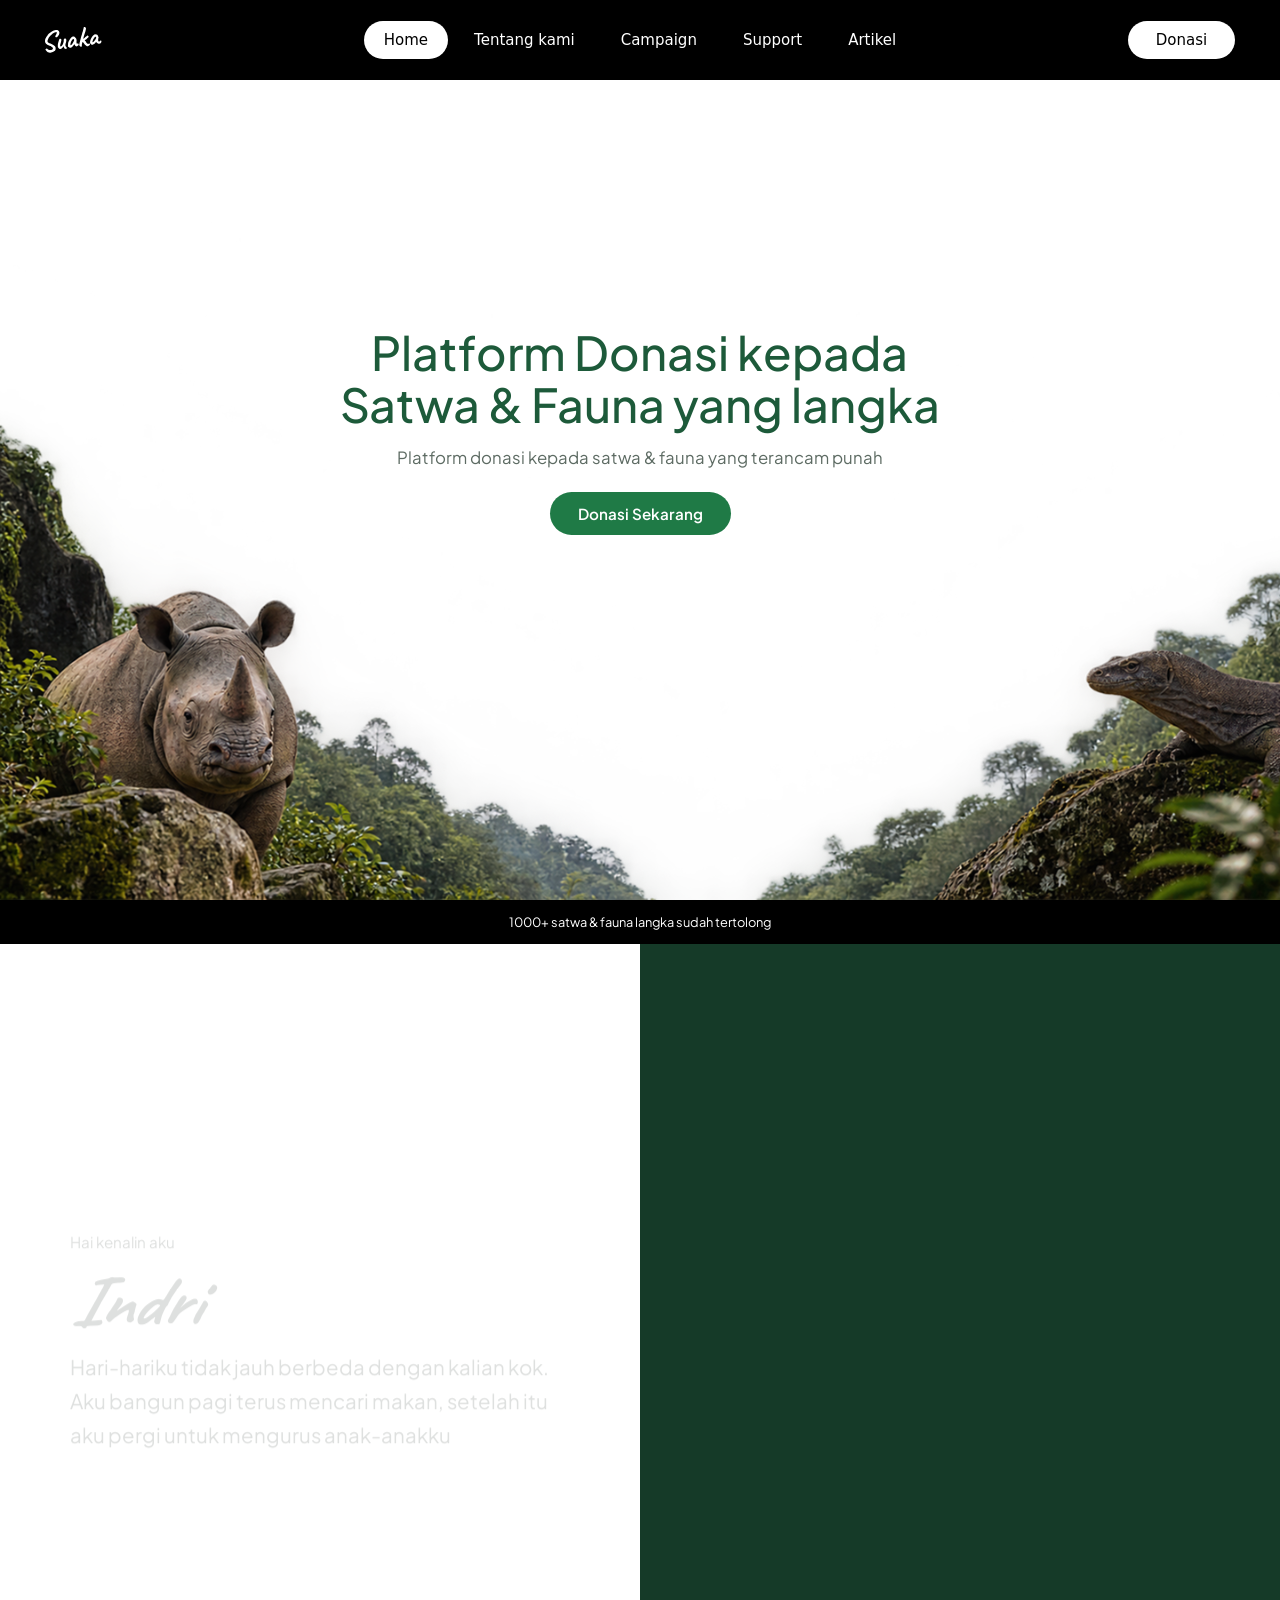
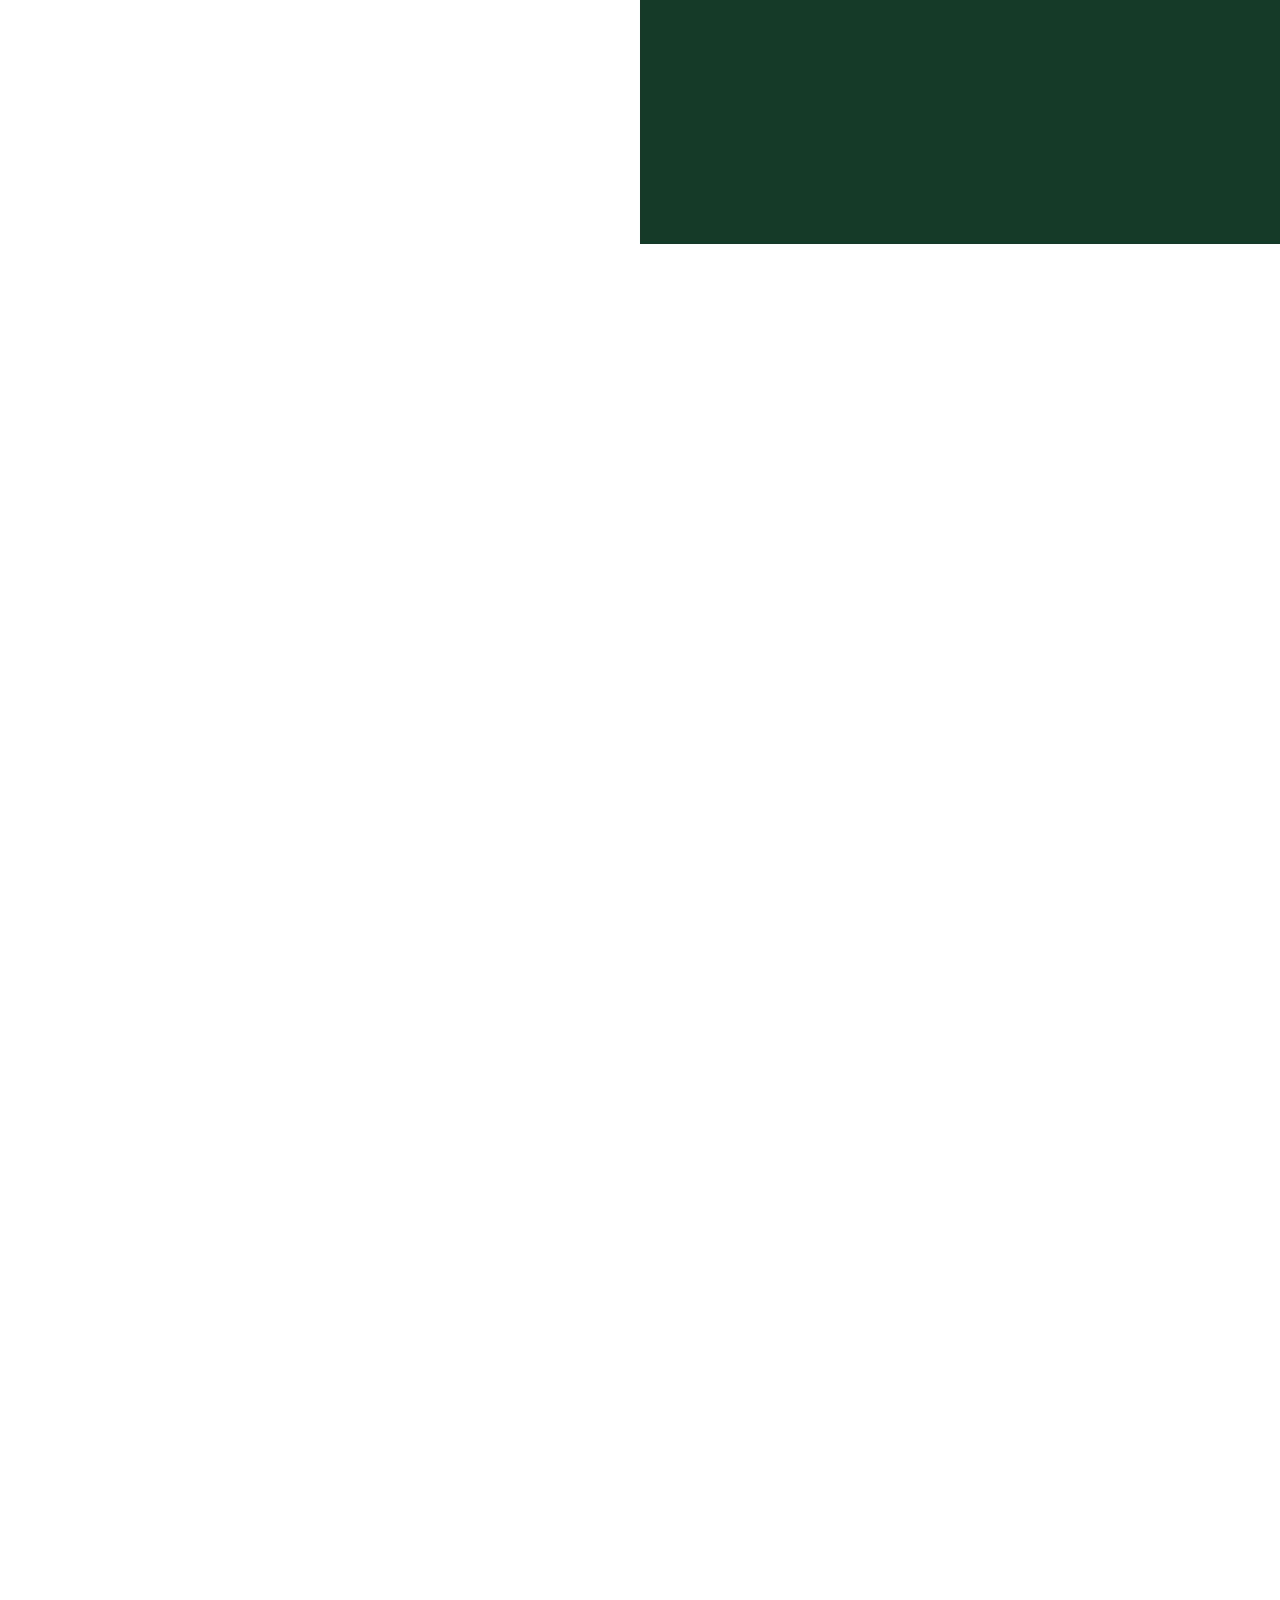
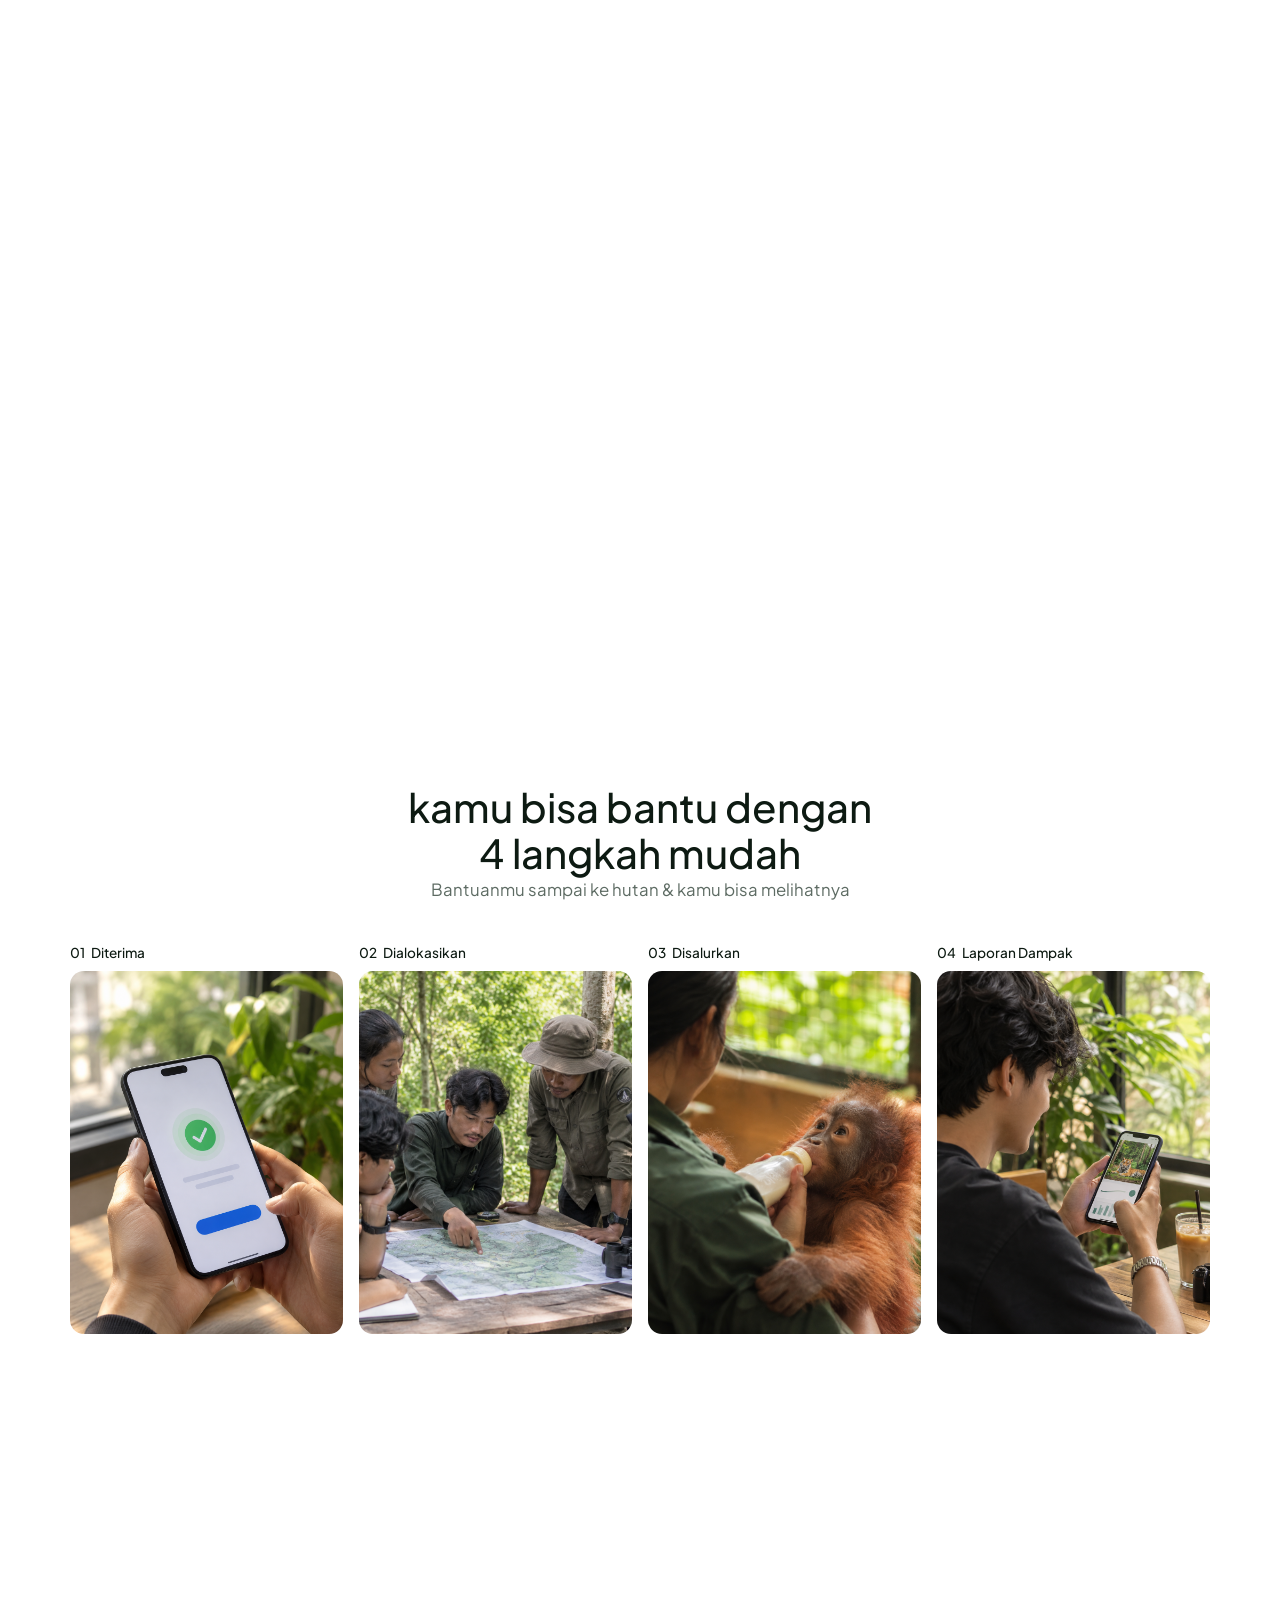
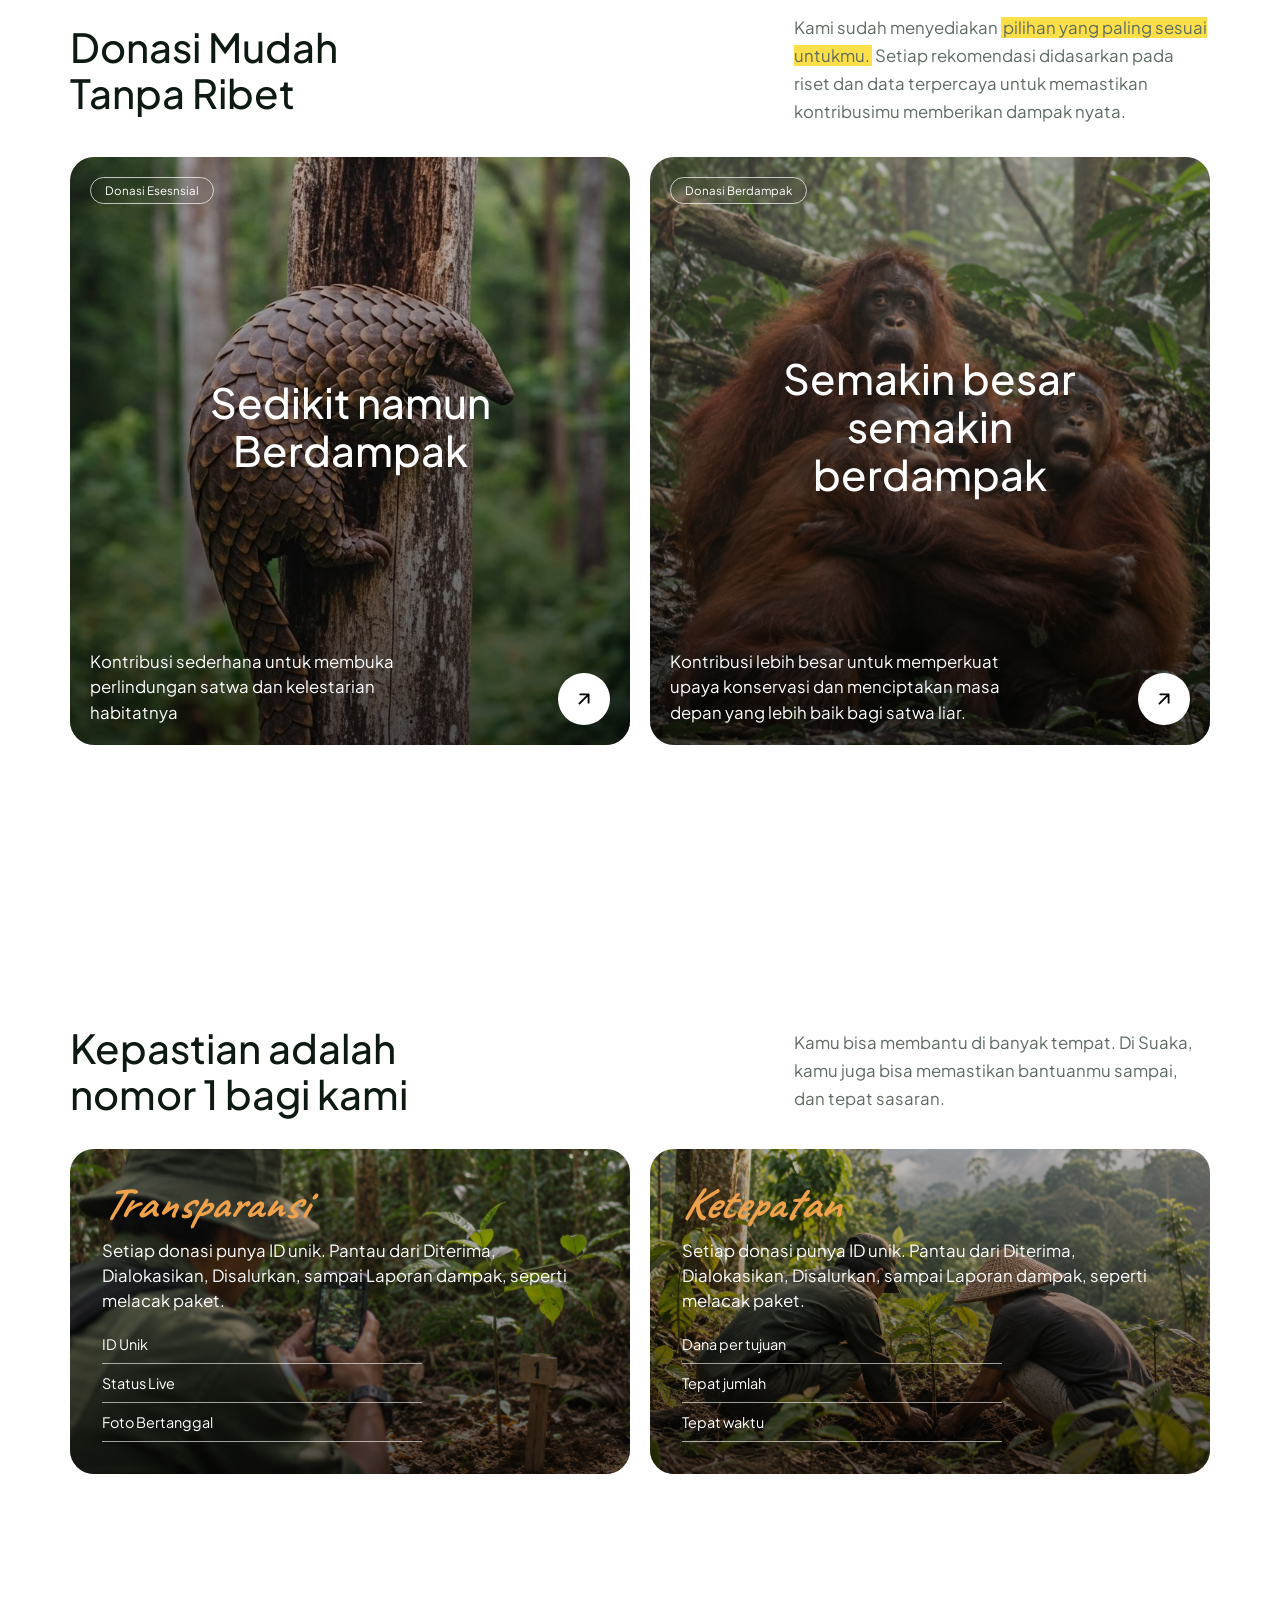
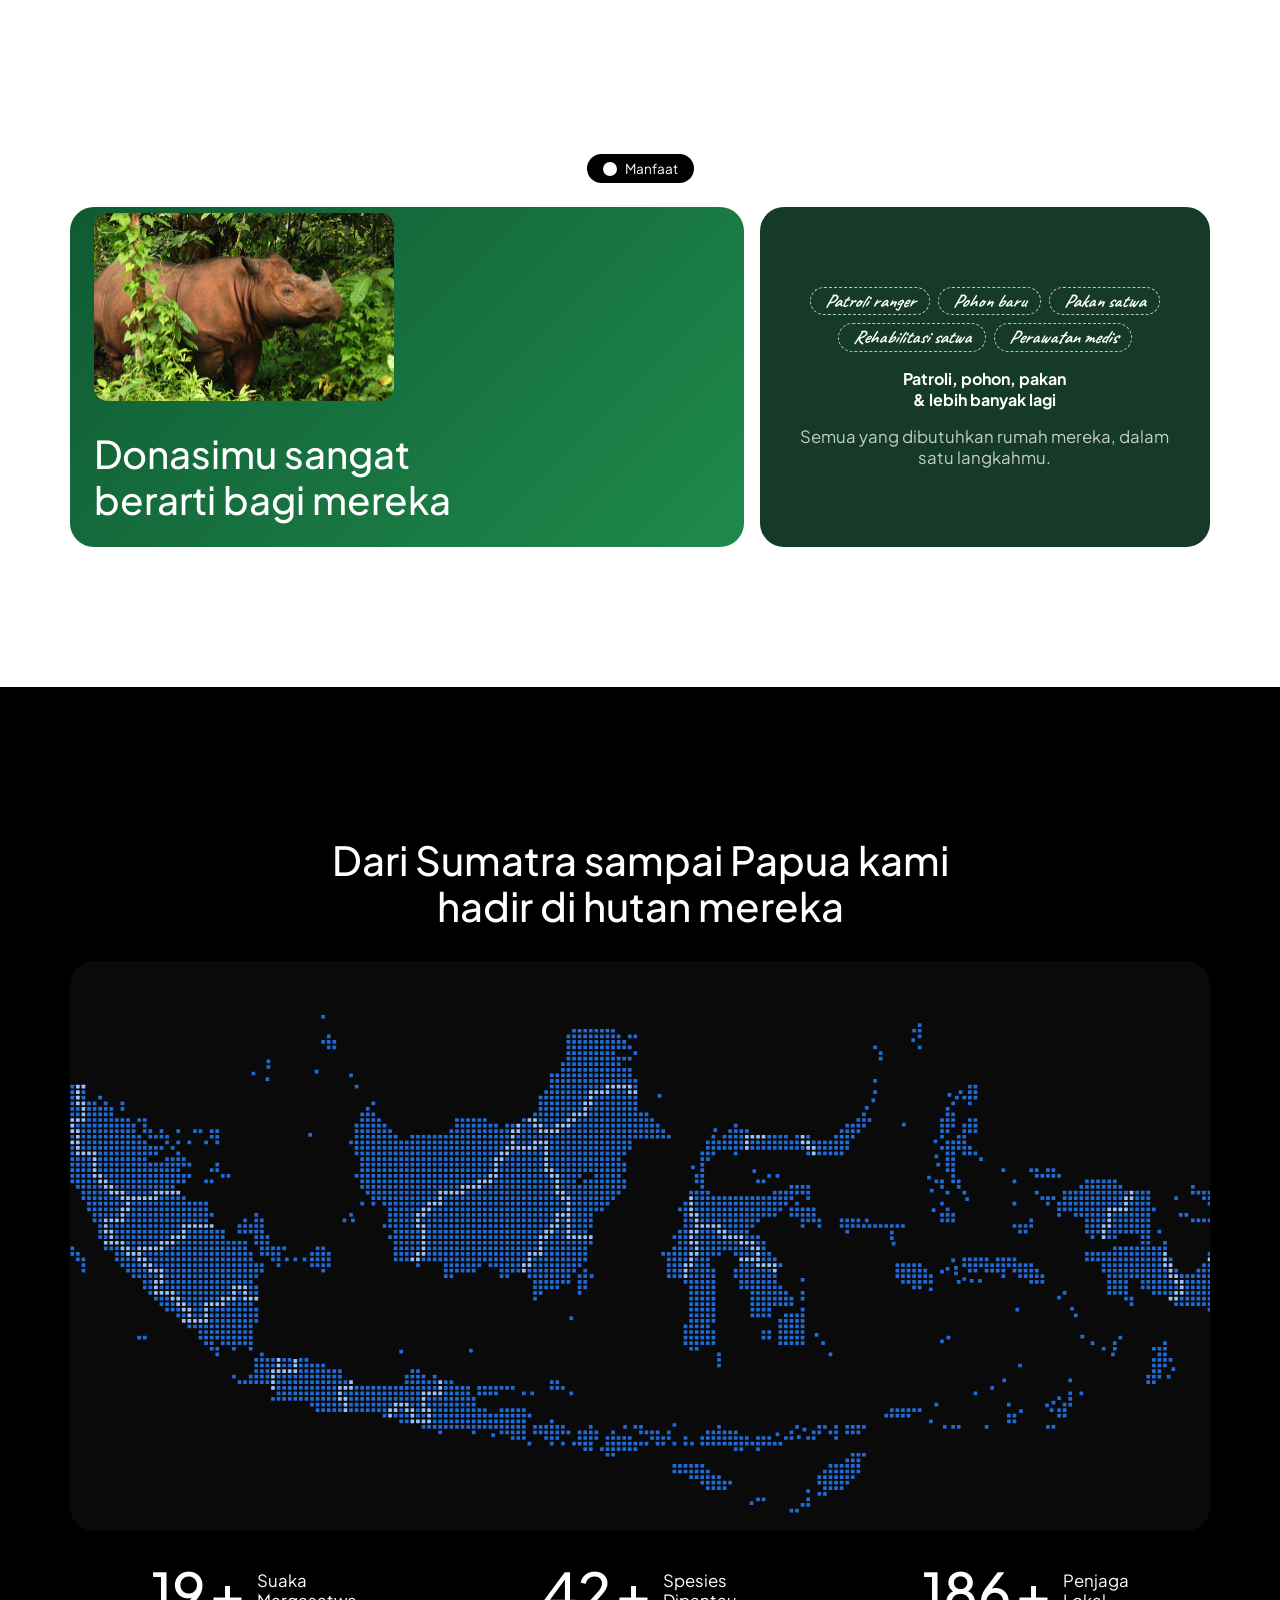
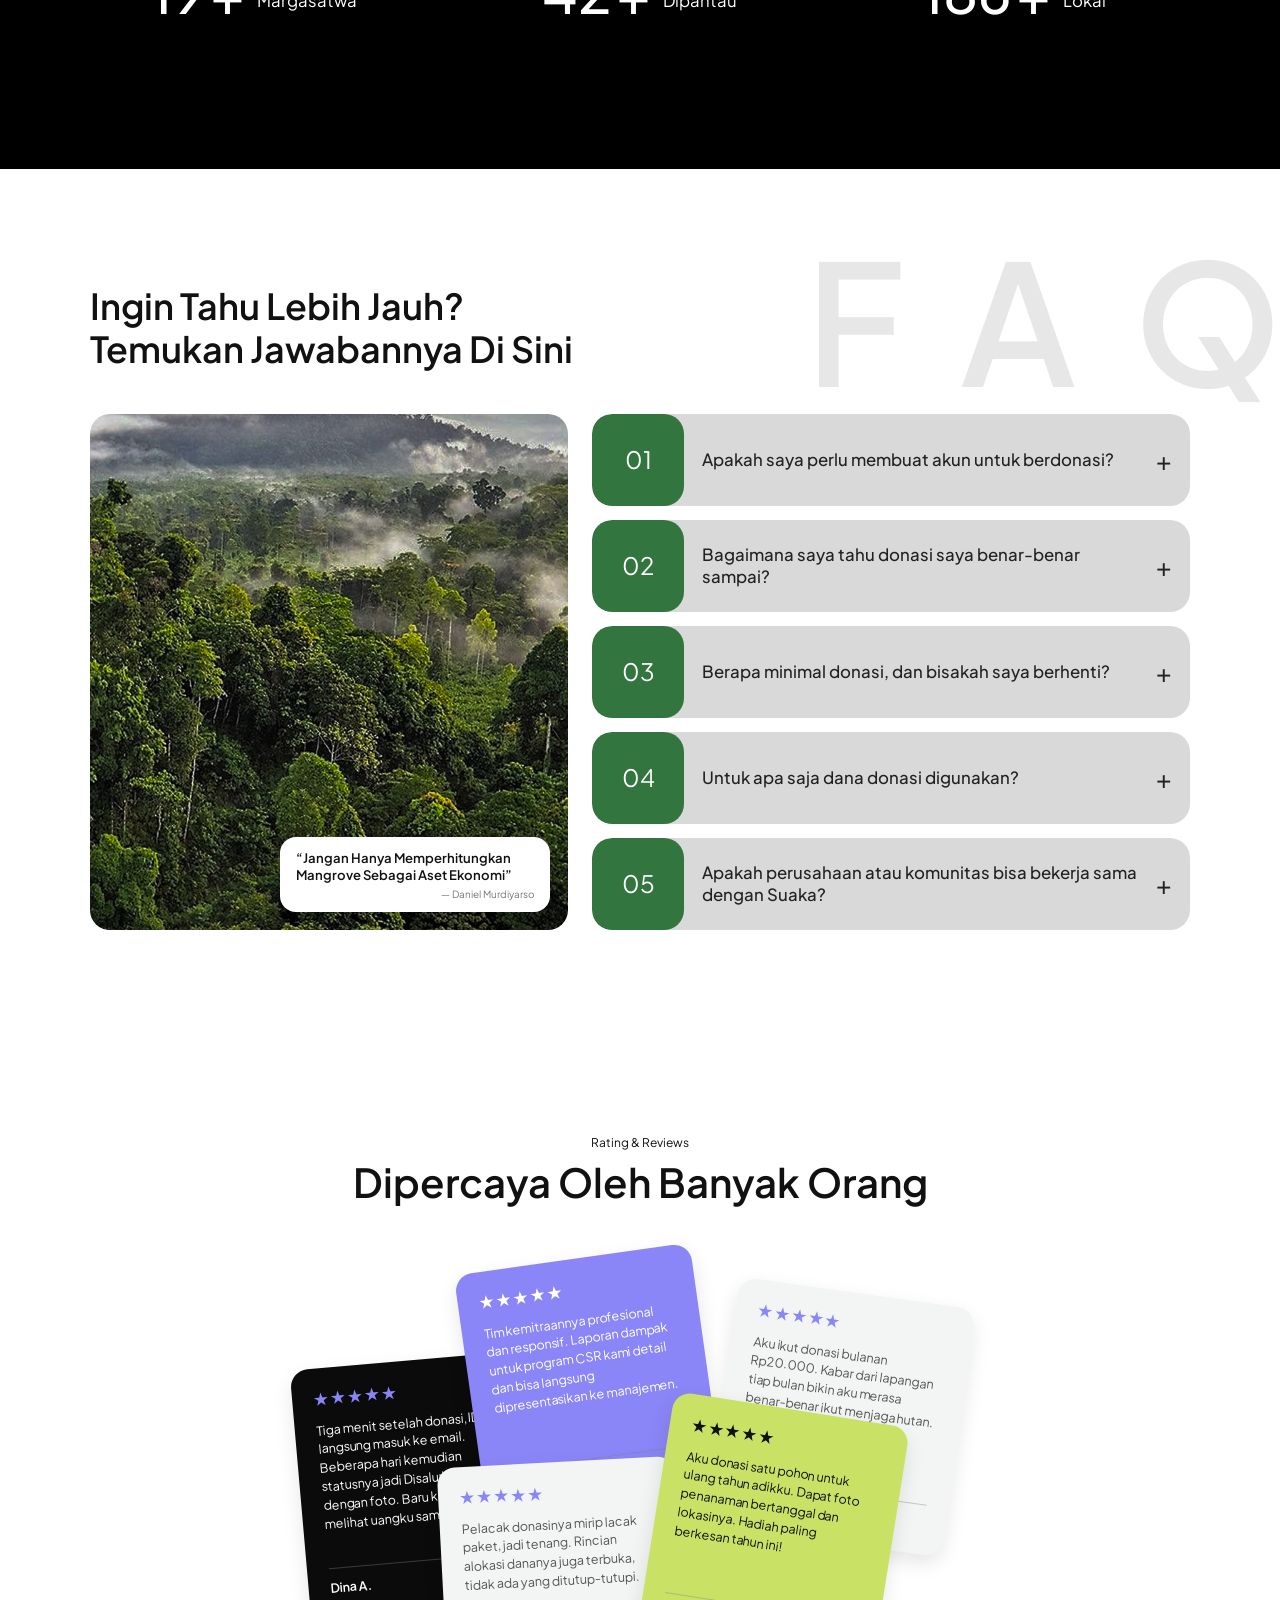
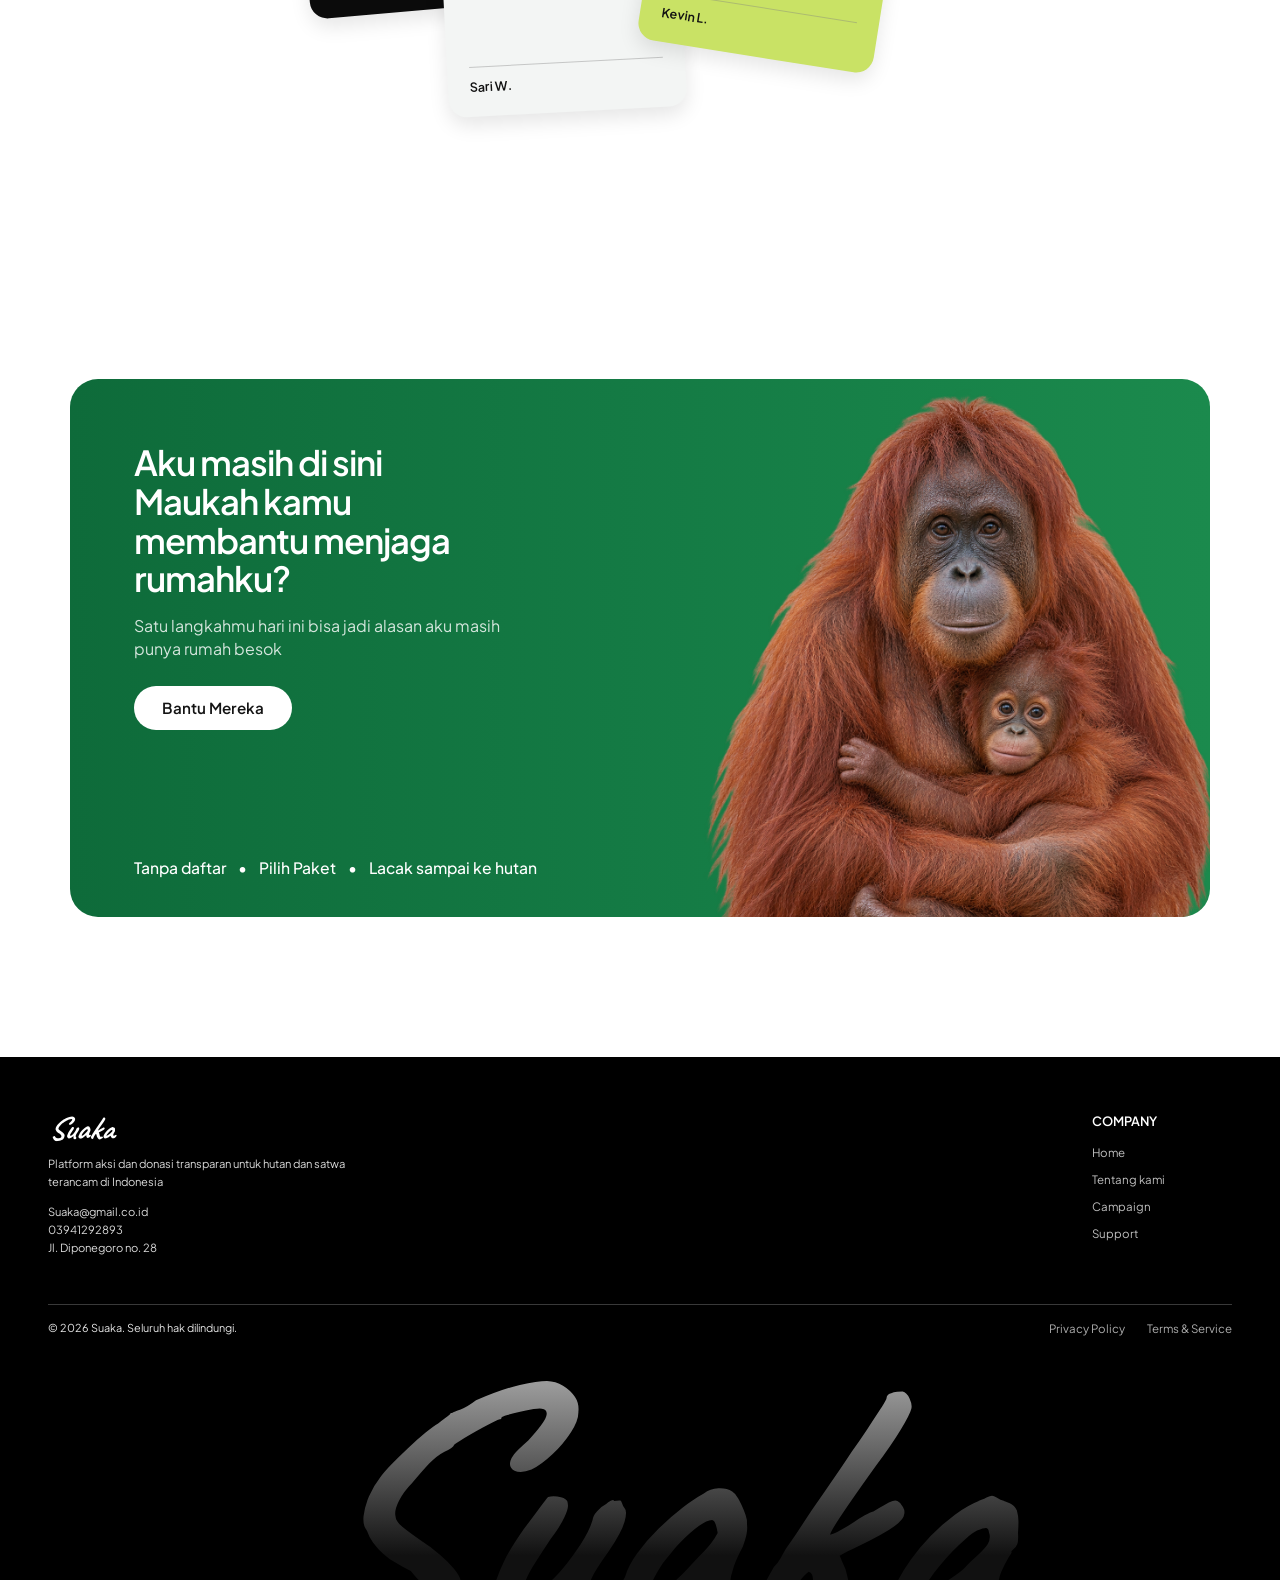
<file: index.html>
<!doctype html>
<html lang="id">
  <head>
    <meta charset="UTF-8" />
    <meta name="viewport" content="width=device-width, initial-scale=1" />
    <title>Suaka — Platform Donasi untuk Satwa & Fauna Langka</title>
    <link rel="preconnect" href="https://fonts.googleapis.com" />
    <link rel="preconnect" href="https://fonts.gstatic.com" crossorigin />
    <link
      href="https://fonts.googleapis.com/css2?family=Caveat:wght@500;700&family=Plus+Jakarta+Sans:wght@400;500;600&display=swap"
      rel="stylesheet"
    />
    <link rel="icon" href="/Asset/icons/tabicon.svg" type="image/svg+xml" />
    <link rel="stylesheet" href="css/components/navbar.css" />
    <link rel="stylesheet" href="css/components/footer.css" />
    <link rel="stylesheet" href="/css/pages/index.css" />
    <link rel="stylesheet" href="/css/components/button.css" />
    <link rel="stylesheet" href="/css/components/reveal.css" />
    <script>
      document.documentElement.classList.add("js");
    </script>
  </head>
  <body>
    <svg width="0" height="0" style="position: absolute" aria-hidden="true">
      <symbol id="i-arrow" viewBox="0 0 24 24">
        <path
          d="M7 17 17 7M8 7h9v9"
          fill="none"
          stroke="currentColor"
          stroke-width="2"
          stroke-linecap="round"
          stroke-linejoin="round"
        />
      </symbol>
    </svg>

    <div id="navbar-container"></div>
    <main>
      <section class="hero">
        <picture class="hero__bg">
          <img
            src="Asset/Image/HOMEPAGE/hero background.png"
            alt="Badak dan komodo di tepi hutan"
          />
        </picture>
        <div class="hero__content">
          <h1>Platform Donasi kepada Satwa &amp; Fauna yang langka</h1>
          <p>Platform donasi kepada satwa &amp; fauna yang terancam punah</p>
          <a class="btn btn--green" href="Donation.html">Donasi Sekarang</a>
        </div>
      </section>
      <div class="ticker">1000+ satwa &amp; fauna langka sudah tertolong</div>

      <section class="story" id="story">
        <div class="story__text">
          <article class="story__block">
            <small>Hai kenalin aku</small>
            <h2 class="script script--xl">Indri</h2>
            <p>
              Hari-hariku tidak jauh berbeda dengan kalian kok. Aku bangun pagi
              terus mencari makan, setelah itu aku pergi untuk mengurus
              anak-anakku
            </p>
          </article>
          <article class="story__block">
            <h2 class="script">Hutan ini rumahku</h2>
            <p class="small">
              Aku hafal tiap jalurnya. Pohon mana yang berbuah, sungai mana yang
              jernih, dahan mana yang aman untuk tidur.
            </p>
          </article>
          <article class="story__block">
            <h2 class="script">Belakangan, rumahku makin sempit</h2>
            <p class="small">
              Pohon-pohon yang kukenal hilang satu per satu. Jalan menuju
              makanan jadi lebih jauh. Sekarang kami tinggal [N] ekor di alam
              liar.
            </p>
          </article>
          <article class="story__block">
            <h2 class="script">Mungkin kamu bisa bantu</h2>
            <p class="small">
              Hutan masih bisa dijaga, dan aku masih bisa pulang. Kalau kamu
              mau, mulailah dari sini.
            </p>
          </article>
        </div>
        <div class="story__media">
          <div class="media fill" data-label="video">
            <video
              src="/Asset/Video/video1x1suaka.mp4"
              autoplay
              muted
              loop
              playsinline
              preload="auto"
            ></video>
          </div>
        </div>
      </section>

      <section class="section">
        <div class="wrap">
          <header class="center">
            <h2 class="h2">kamu bisa bantu dengan<br />4 langkah mudah</h2>
            <p class="muted">
              Bantuanmu sampai ke hutan &amp; kamu bisa melihatnya
            </p>
          </header>
          <div class="steps">
            <article class="step">
              <h3><span>01</span> Diterima</h3>
              <div class="media" data-label="Foto: konfirmasi donasi di ponsel">
                <img
                  src="/Asset/Image/HOMEPAGE/Home-Langkah-Diterima.png"
                  alt=""
                />
              </div>
            </article>
            <article class="step">
              <h3><span>02</span> Dialokasikan</h3>
              <div class="media" data-label="Foto: tim membaca peta">
                <img
                  src="/Asset/Image/HOMEPAGE/Home-Langkah-Dialokasikan.png"
                  alt=""
                />
              </div>
            </article>
            <article class="step">
              <h3><span>03</span> Disalurkan</h3>
              <div class="media" data-label="Foto: ranger merawat orangutan">
                <img
                  src="/Asset/Image/HOMEPAGE/Home-Langkah-Disalurkan.png"
                  alt=""
                />
              </div>
            </article>
            <article class="step">
              <h3><span>04</span> Laporan Dampak</h3>
              <div class="media" data-label="Foto: laporan di tablet">
                <img
                  src="/Asset/Image/HOMEPAGE/Home_langkah_Laporan.png"
                  alt=""
                />
              </div>
            </article>
          </div>
        </div>
      </section>

      <section class="section">
        <div class="wrap">
          <header class="sec-head">
            <h2 class="h2">Donasi Mudah<br />Tanpa Ribet</h2>
            <p class="muted">
              Kami sudah menyediakan
              <mark>pilihan yang paling sesuai untukmu.</mark> Setiap
              rekomendasi didasarkan pada riset dan data terpercaya untuk
              memastikan kontribusimu memberikan dampak nyata.
            </p>
          </header>
          <div class="grid-2">
            <a class="card card--photo" href="donasi.html#esensial">
              <div class="media fill" data-label="Foto: trenggiling">
                <img
                  src="/Asset/Image/HOMEPAGE/Home_Donasi_Dampak.jpg"
                  alt=""
                />
              </div>
              <span class="chip">Donasi Esesnsial</span>
              <h3 class="card__title">Sedikit namun<br />Berdampak</h3>
              <p class="card__cap">
                Kontribusi sederhana untuk membuka perlindungan satwa dan
                kelestarian habitatnya
              </p>
              <span class="circle"
                ><svg width="22" height="22"><use href="#i-arrow" /></svg
              ></span>
            </a>
            <a class="card card--photo" href="donasi.html#berdampak">
              <div class="media fill" data-label="Foto: orangutan">
                <img
                  src="/Asset/Image/HOMEPAGE/Home-DonasiBerdampak.png"
                  alt=""
                />
              </div>
              <span class="chip">Donasi Berdampak</span>
              <h3 class="card__title">
                Semakin besar<br />semakin<br />berdampak
              </h3>
              <p class="card__cap">
                Kontribusi lebih besar untuk memperkuat upaya konservasi dan
                menciptakan masa depan yang lebih baik bagi satwa liar.
              </p>
              <span class="circle"
                ><svg width="22" height="22"><use href="#i-arrow" /></svg
              ></span>
            </a>
          </div>
        </div>
      </section>

      <section class="section">
        <div class="wrap">
          <header class="sec-head">
            <h2 class="h2">Kepastian adalah<br />nomor 1 bagi kami</h2>
            <p class="muted">
              Kamu bisa membantu di banyak tempat. Di Suaka, kamu juga bisa
              memastikan bantuanmu sampai, dan tepat sasaran.
            </p>
          </header>
          <div class="grid-2">
            <article class="card card--info">
              <div class="media fill" data-label="Foto: ranger">
                <img src="/Asset/Image/HOMEPAGE/Home_Transparansi.png" alt="" />
              </div>
              <h3 class="script script--gold">Transparansi</h3>
              <p>
                Setiap donasi punya ID unik. Pantau dari Diterima, Dialokasikan,
                Disalurkan, sampai Laporan dampak, seperti melacak paket.
              </p>
              <ul class="lines">
                <li>ID Unik</li>
                <li>Status Live</li>
                <li>Foto Bertanggal</li>
              </ul>
            </article>
            <article class="card card--info">
              <div class="media fill" data-label="Foto: tim lapangan">
                <img src="/Asset/Image/HOMEPAGE/Home_Ketepatan.png" alt="" />
              </div>
              <h3 class="script script--gold">Ketepatan</h3>
              <p>
                Setiap donasi punya ID unik. Pantau dari Diterima, Dialokasikan,
                Disalurkan, sampai Laporan dampak, seperti melacak paket.
              </p>
              <ul class="lines">
                <li>Dana per tujuan</li>
                <li>Tepat jumlah</li>
                <li>Tepat waktu</li>
              </ul>
            </article>
          </div>
        </div>
      </section>

      <section class="section">
        <div class="wrap">
          <div class="center">
            <span class="pill"><i></i>Manfaat</span>
          </div>
          <div class="benefit">
            <div class="benefit__main">
              <div class="media benefit__img" data-label="Foto: badak">
                <img src="/Asset/Image/HOMEPAGE/Home_Manfaat.jpg" alt="" />
              </div>
              <h3>Donasimu sangat<br />berarti bagi mereka</h3>
            </div>
            <div class="benefit__side">
              <ul class="tags">
                <li class="script">Patroli ranger</li>
                <li class="script">Pohon baru</li>
                <li class="script">Pakan satwa</li>
                <li class="script">Rehabilitasi satwa</li>
                <li class="script">Perawatan medis</li>
              </ul>
              <p>
                <b>Patroli, pohon, pakan<br />&amp; lebih banyak lagi</b>
              </p>
              <small
                >Semua yang dibutuhkan rumah mereka, dalam satu
                langkahmu.</small
              >
            </div>
          </div>
        </div>
      </section>

      <section class="reach">
        <div class="wrap">
          <h2 class="h2">
            Dari Sumatra sampai Papua kami<br />hadir di hutan mereka
          </h2>

          <div
            class="media reach__map"
            data-label="SVG peta Indonesia (titik-titik)"
          >
            <img src="/Asset/Svg/Hero_Indonesia_Map.svg" alt="" />
          </div>
          <div class="stats">
            <div class="stat">
              <b data-count="20">0</b><span>+</span
              ><small>Suaka<br />Margasatwa</small>
            </div>
            <div class="stat">
              <b data-count="45">0</b><span>+</span
              ><small>Spesies<br />Dipantau</small>
            </div>
            <div class="stat">
              <b data-count="200">0</b><span>+</span
              ><small>Penjaga<br />Lokal</small>
            </div>
          </div>
        </div>
      </section>
      <!-- ================= FAQ ================= -->
      <section class="faq" id="faq" aria-labelledby="faqTitle">
        <div class="faq__wrap">
          <header class="faq__head">
            <h2 id="faqTitle">
              Ingin Tahu Lebih Jauh?<br />Temukan Jawabannya Di Sini
            </h2>
            <span class="faq__mark" aria-hidden="true">FAQ</span>
          </header>

          <div class="faq__grid">
            <figure class="faq__photo">
              <!-- Ganti dengan <img src="..." alt="Hutan tropis berkabut"> -->
              <div class="media" data-label="Foto: hutan tropis berkabut">
                <img src="/Asset/Image/HOMEPAGE/Home_faq.png" alt="" />
              </div>
              <figcaption class="faq__quote">
                <p>
                  “Jangan Hanya Memperhitungkan Mangrove Sebagai Aset Ekonomi”
                </p>
                <cite>— Daniel Murdiyarso</cite>
              </figcaption>
            </figure>

            <div class="faq__list">
              <article class="faq__item">
                <h3>
                  <button
                    class="faq__q"
                    type="button"
                    id="faq-q1"
                    aria-expanded="false"
                    aria-controls="faq-a1"
                  >
                    <span class="faq__n">01</span
                    ><span
                      >Apakah saya perlu membuat akun untuk berdonasi?</span
                    >
                  </button>
                </h3>
                <div
                  class="faq__a"
                  id="faq-a1"
                  role="region"
                  aria-labelledby="faq-q1"
                >
                  <div>
                    <p>
                      Tidak perlu. Kamu bisa berdonasi tanpa akun dan langsung
                      mendapat ID donasi unik yang dipakai untuk melacak
                      donasimu.
                    </p>
                  </div>
                </div>
              </article>

              <article class="faq__item">
                <h3>
                  <button
                    class="faq__q"
                    type="button"
                    id="faq-q2"
                    aria-expanded="false"
                    aria-controls="faq-a2"
                  >
                    <span class="faq__n">02</span
                    ><span
                      >Bagaimana saya tahu donasi saya benar-benar sampai?</span
                    >
                  </button>
                </h3>
                <div
                  class="faq__a"
                  id="faq-a2"
                  role="region"
                  aria-labelledby="faq-q2"
                >
                  <div>
                    <p>
                      Lewat Pelacak Donasi: statusnya bergerak dari Diterima,
                      Dialokasikan, Disalurkan, hingga Laporan Dampak. Setiap
                      tahap punya tanggal dan keterangan, dilengkapi foto
                      bertanggal dari lapangan.
                    </p>
                  </div>
                </div>
              </article>

              <article class="faq__item">
                <h3>
                  <button
                    class="faq__q"
                    type="button"
                    id="faq-q3"
                    aria-expanded="false"
                    aria-controls="faq-a3"
                  >
                    <span class="faq__n">03</span
                    ><span
                      >Berapa minimal donasi, dan bisakah saya berhenti?</span
                    >
                  </button>
                </h3>
                <div
                  class="faq__a"
                  id="faq-a3"
                  role="region"
                  aria-labelledby="faq-q3"
                >
                  <div>
                    <p>
                      Sekali donasi mulai dari Rp25.000, dan donasi bulanan
                      mulai dari Rp20.000 per bulan. Donasi bulanan bisa kamu
                      hentikan kapan saja.
                    </p>
                  </div>
                </div>
              </article>

              <article class="faq__item">
                <h3>
                  <button
                    class="faq__q"
                    type="button"
                    id="faq-q4"
                    aria-expanded="false"
                    aria-controls="faq-a4"
                  >
                    <span class="faq__n">04</span
                    ><span>Untuk apa saja dana donasi digunakan?</span>
                  </button>
                </h3>
                <div
                  class="faq__a"
                  id="faq-a4"
                  role="region"
                  aria-labelledby="faq-q4"
                >
                  <div>
                    <p>
                      Untuk program di lapangan: patroli ranger, penanaman
                      pohon, pakan satwa, rehabilitasi, dan perawatan medis.
                      Rincian alokasinya terbuka dan bisa kamu lihat sebelum
                      membayar.
                    </p>
                  </div>
                </div>
              </article>

              <article class="faq__item">
                <h3>
                  <button
                    class="faq__q"
                    type="button"
                    id="faq-q5"
                    aria-expanded="false"
                    aria-controls="faq-a5"
                  >
                    <span class="faq__n">05</span
                    ><span
                      >Apakah perusahaan atau komunitas bisa bekerja sama dengan
                      Suaka?</span
                    >
                  </button>
                </h3>
                <div
                  class="faq__a"
                  id="faq-a5"
                  role="region"
                  aria-labelledby="faq-q5"
                >
                  <div>
                    <p>
                      Bisa. Ada skema Sponsorship Program, Kolaborasi Program,
                      dan Mitra Utama. Ajukan lewat
                      <a href="/kemitraan.html">formulir kemitraan</a>, dan tim
                      kami akan menghubungimu.
                    </p>
                  </div>
                </div>
              </article>
            </div>
          </div>
        </div>
      </section>

      <!-- ================= TESTIMONI ================= -->
      <section class="reviews" aria-labelledby="revTitle">
        <p class="reviews__eyebrow">Rating &amp; Reviews</p>
        <h2 id="revTitle">Dipercaya Oleh Banyak Orang</h2>

        <div class="rev">
          <figure class="rcard rcard--black" tabindex="0">
            <div class="stars" role="img" aria-label="5 dari 5 bintang">
              ★★★★★
            </div>
            <blockquote>
              Tiga menit setelah donasi, ID unik langsung masuk ke email.
              Beberapa hari kemudian statusnya jadi Disalurkan lengkap dengan
              foto. Baru kali ini aku bisa melihat uangku sampai.
            </blockquote>
            <figcaption>Dina A.</figcaption>
          </figure>

          <figure class="rcard rcard--purple" tabindex="0">
            <div class="stars" role="img" aria-label="5 dari 5 bintang">
              ★★★★★
            </div>
            <blockquote>
              Tim kemitraannya profesional dan responsif. Laporan dampak untuk
              program CSR kami detail dan bisa langsung dipresentasikan ke
              manajemen.
            </blockquote>
            <figcaption>Raka P.</figcaption>
          </figure>

          <figure class="rcard rcard--grey1" tabindex="0">
            <div class="stars" role="img" aria-label="5 dari 5 bintang">
              ★★★★★
            </div>
            <blockquote>
              Aku ikut donasi bulanan Rp20.000. Kabar dari lapangan tiap bulan
              bikin aku merasa benar-benar ikut menjaga hutan.
            </blockquote>
            <figcaption>Made S.</figcaption>
          </figure>

          <figure class="rcard rcard--grey2" tabindex="0">
            <div class="stars" role="img" aria-label="5 dari 5 bintang">
              ★★★★★
            </div>
            <blockquote>
              Pelacak donasinya mirip lacak paket, jadi tenang. Rincian alokasi
              dananya juga terbuka, tidak ada yang ditutup-tutupi.
            </blockquote>
            <figcaption>Sari W.</figcaption>
          </figure>

          <figure class="rcard rcard--lime" tabindex="0">
            <div class="stars" role="img" aria-label="5 dari 5 bintang">
              ★★★★★
            </div>
            <blockquote>
              Aku donasi satu pohon untuk ulang tahun adikku. Dapat foto
              penanaman bertanggal dan lokasinya. Hadiah paling berkesan tahun
              ini!
            </blockquote>
            <figcaption>Kevin L.</figcaption>
          </figure>
        </div>
      </section>

      <section class="section">
        <div class="wrap">
          <div class="cta">
            <div class="cta__text">
              <h2>
                Aku masih di sini<br />Maukah kamu membantu menjaga<br />rumahku?
              </h2>
              <p>
                Satu langkahmu hari ini bisa jadi alasan aku masih punya rumah
                besok
              </p>
              <a class="btn" href="Donation.html">Bantu Mereka</a>
              <ul class="cta__notes">
                <li>Tanpa daftar</li>
                <li>Pilih Paket</li>
                <li>Lacak sampai ke hutan</li>
              </ul>
            </div>
            <div
              class="media cta__img"
              data-label="Foto: orangutan dan anaknya (PNG tanpa latar)"
            >
              <img src="/Asset/Image/HOMEPAGE/Home-LastCTA.png" alt="" />
            </div>
          </div>
        </div>
      </section>
    </main>
    <div id="site-footer"></div>

    <script src="/js/pages/faq-reviews.js" defer></script>
    <script src="/js/core/reveal.js" defer></script>
    <script src="js/pages/index.js" defer></script>
    <script src="/js/core/components.js" defer></script>
    <script src="/js/modules/navbar.js" defer></script>
  </body>
</html>
</file>
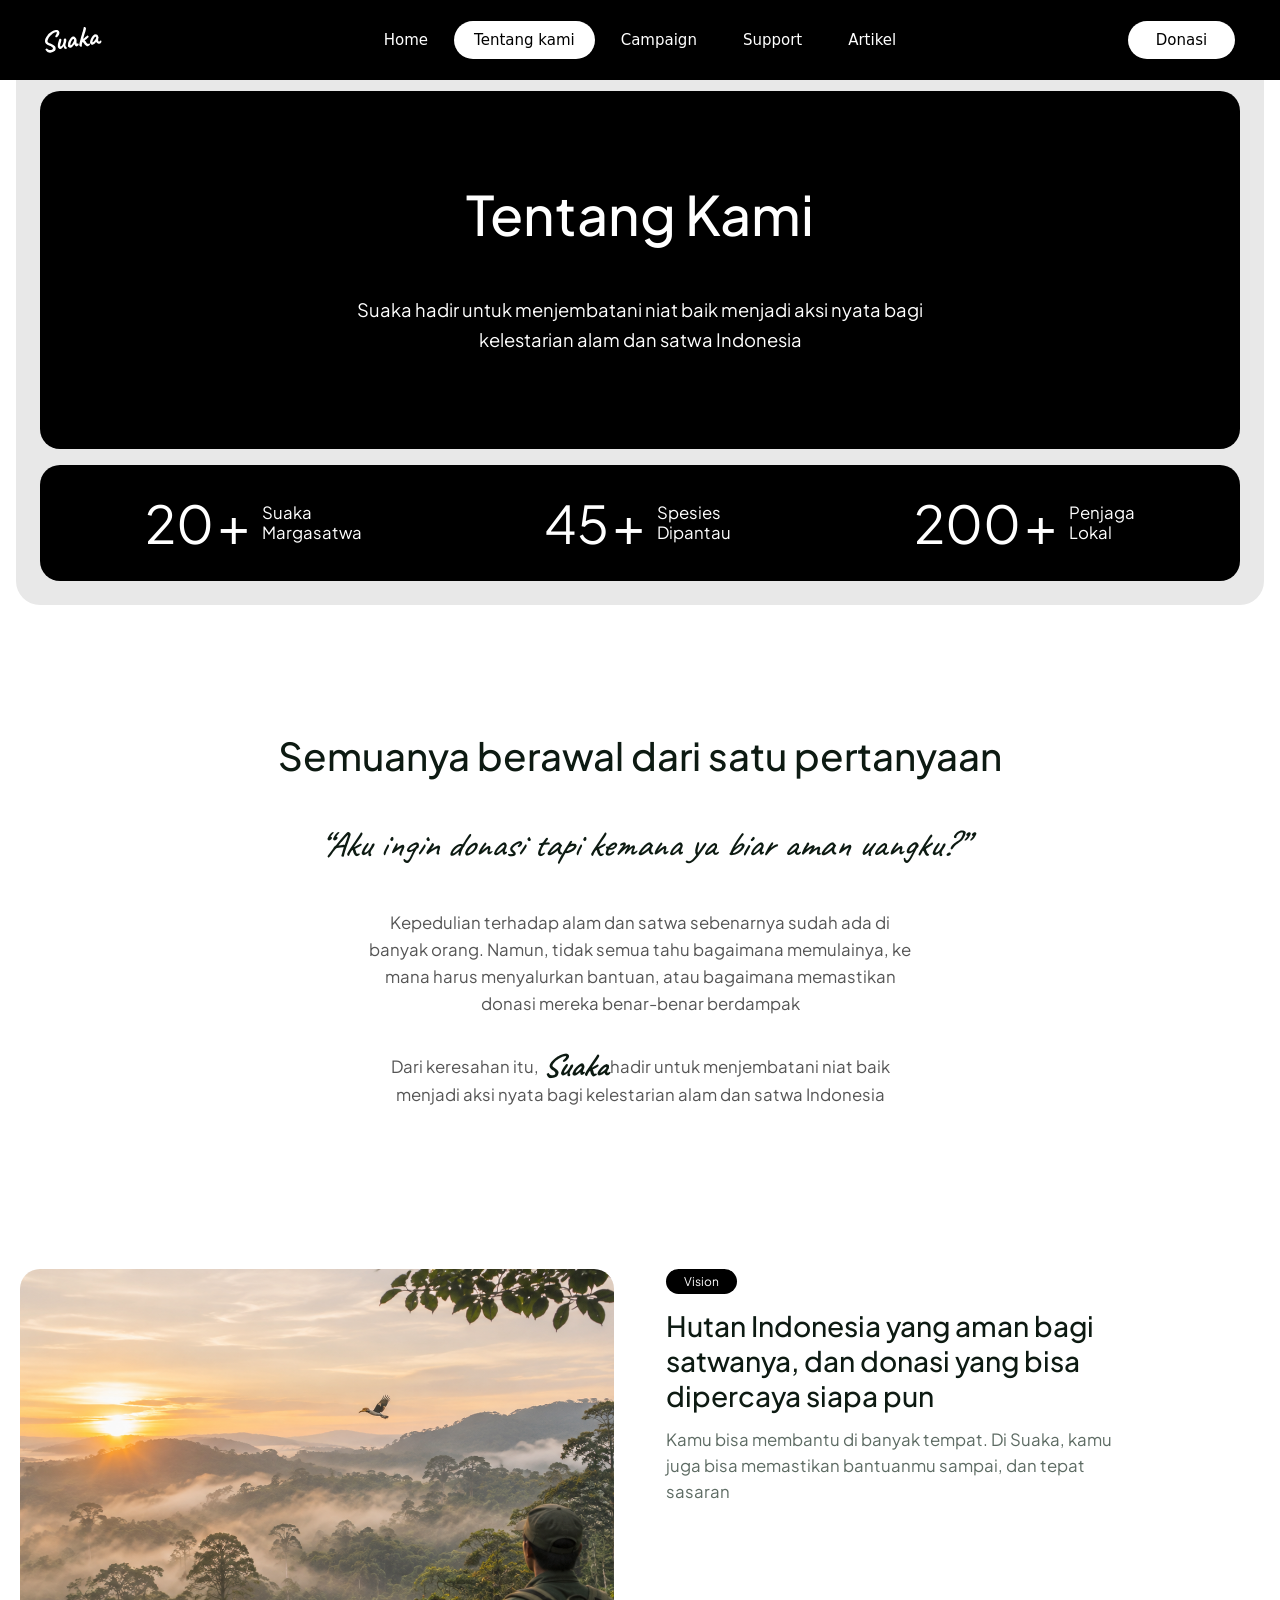
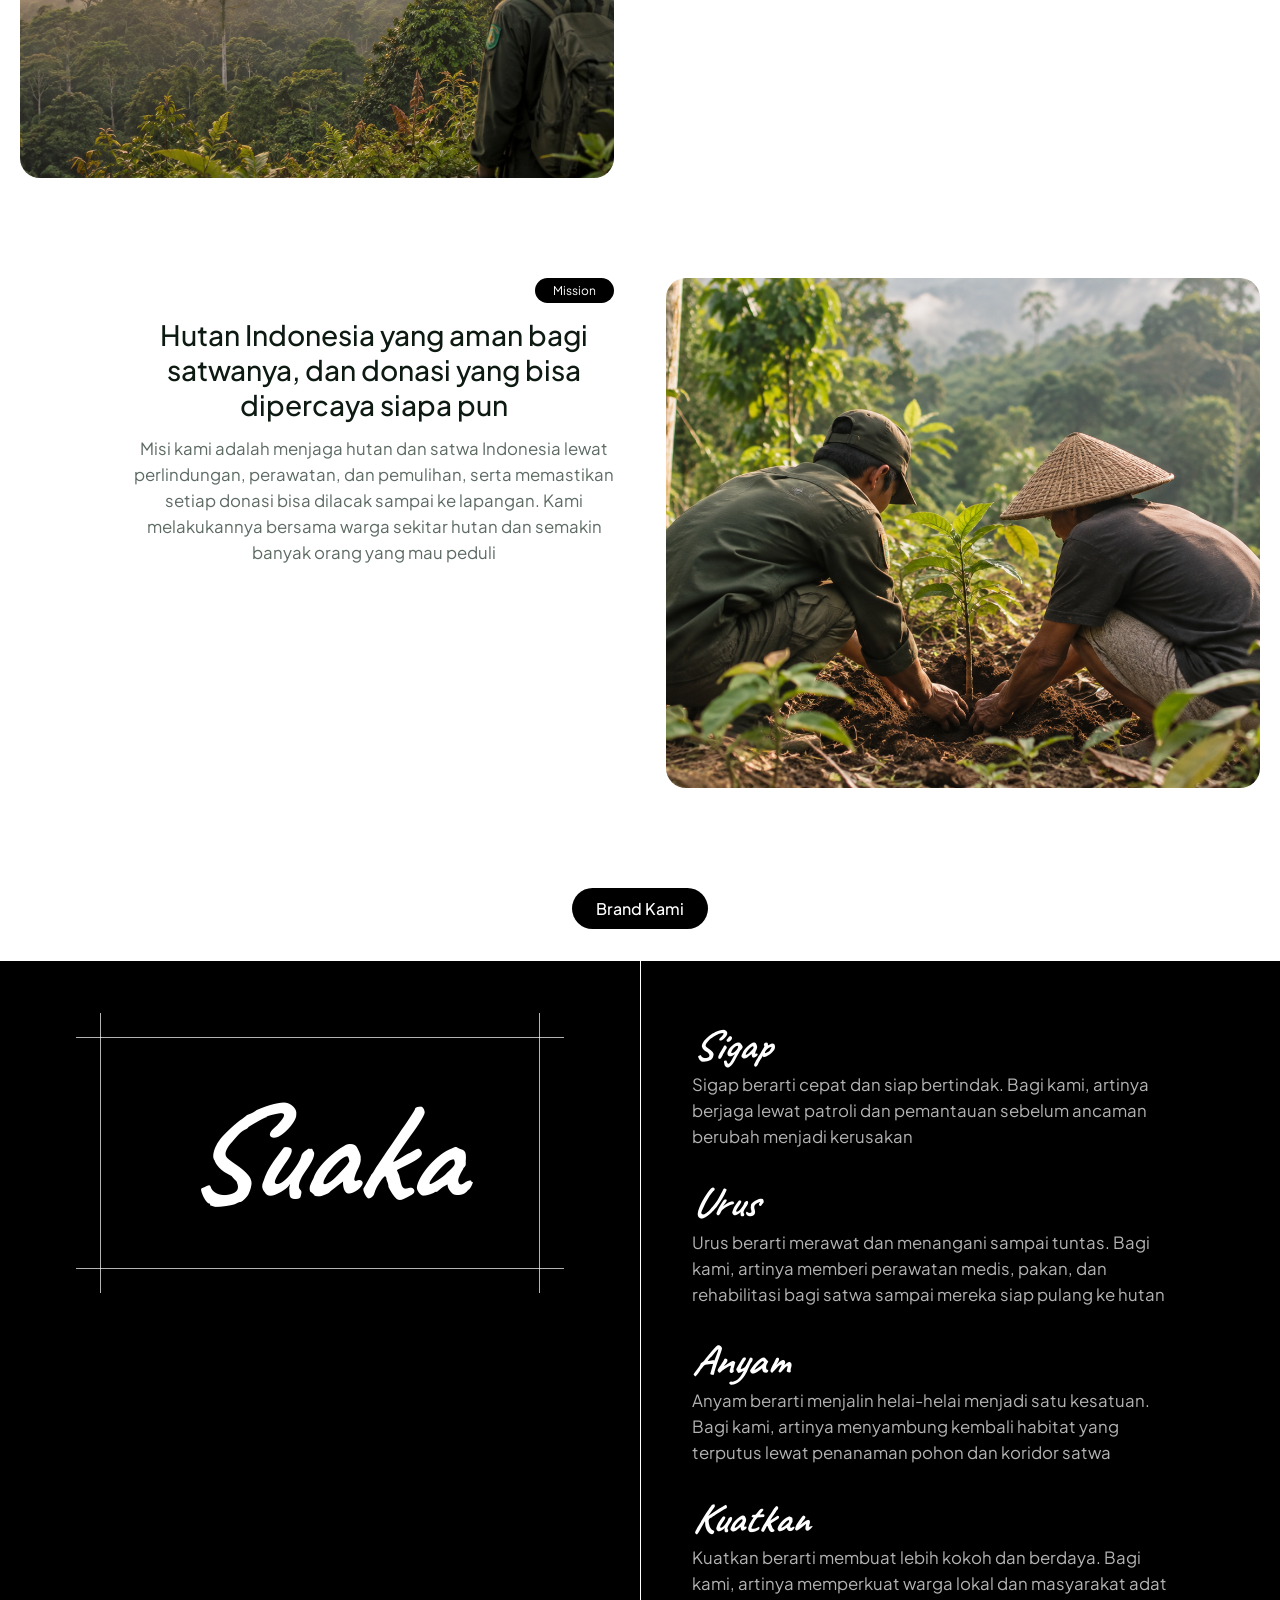
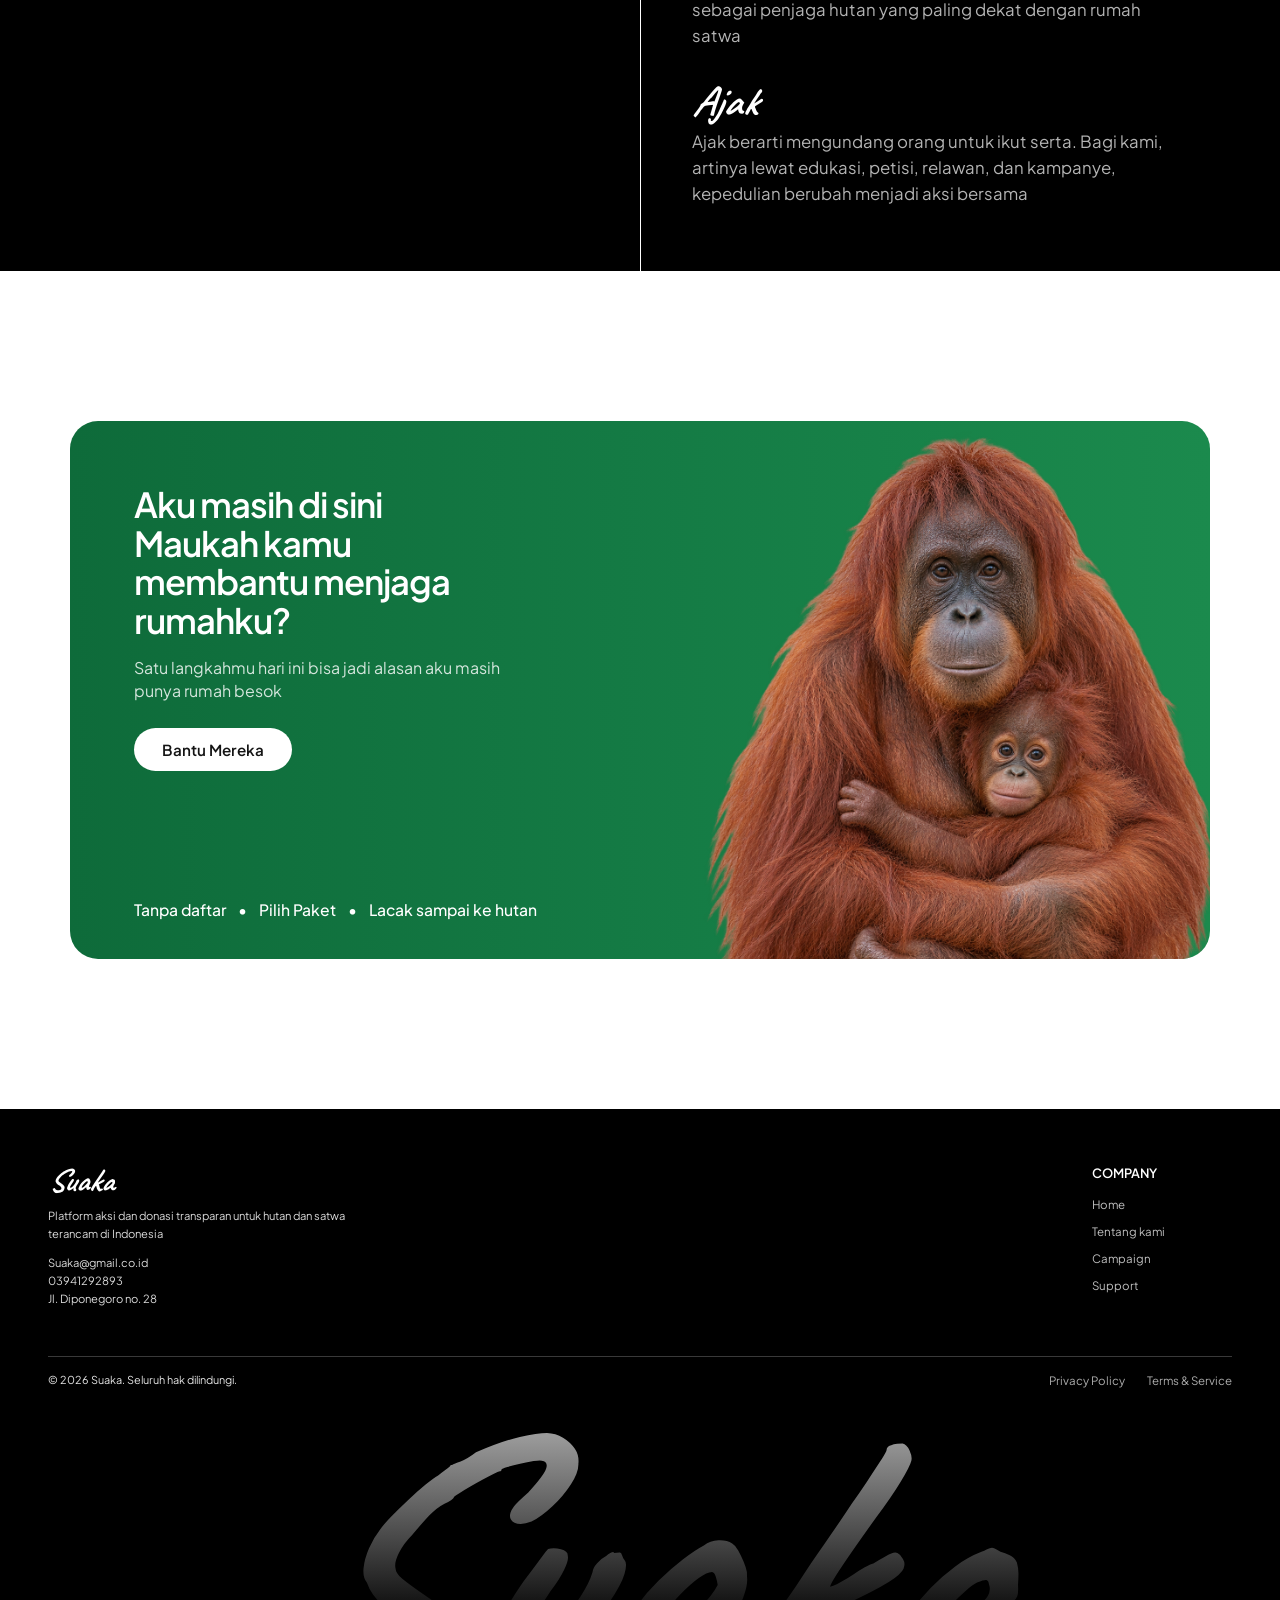
<file: AboutUs.html>
<!doctype html>
<html lang="id">
  <head>
    <meta charset="UTF-8" />
    <meta name="viewport" content="width=device-width, initial-scale=1" />
    <title>Tentang Kami — Suaka</title>
    <link rel="preconnect" href="https://fonts.googleapis.com" />
    <link rel="preconnect" href="https://fonts.gstatic.com" crossorigin />
    <link
      href="https://fonts.googleapis.com/css2?family=Caveat:wght@500;700&family=Plus+Jakarta+Sans:wght@400;500;600&display=swap"
      rel="stylesheet"
    />
    <link rel="stylesheet" href="/css/components/navbar.css" />
    <link rel="stylesheet" href="/css/components/footer.css" />
    <link rel="icon" href="/Asset/icons/tabicon.svg" type="image/svg+xml" />
    <link rel="stylesheet" href="/css/pages/AboutUs.css" />
    <link rel="stylesheet" href="/css/components/button.css" />
    <link rel="stylesheet" href="/css/components/reveal.css" />
    <script>document.documentElement.classList.add("js");</script>
  </head>
  <body>
    <div id="navbar-container"></div>

    <main>

      <section class="hero">

        <div class="hero__text">
          <h1>Tentang Kami</h1>
          <p>
            Suaka hadir untuk menjembatani niat baik menjadi aksi nyata bagi
            kelestarian alam dan satwa Indonesia
          </p>
        </div>

        <div class="stats">
          <div class="stat">
            <b data-count="20">0</b><span>+</span
            ><small>Suaka<br />Margasatwa</small>
          </div>
          <div class="stat">
            <b data-count="45">0</b><span>+</span
            ><small>Spesies<br />Dipantau</small>
          </div>
          <div class="stat">
            <b data-count="200">0</b><span>+</span
            ><small>Penjaga<br />Lokal</small>
          </div>
        </div>
      </section>

      <section class="origin">
        <div class="wrap">
          <h2>Semuanya berawal dari satu pertanyaan</h2>
          <p class="script origin__quote">
            “Aku ingin donasi tapi kemana ya biar aman uangku?”
          </p>
          <p class="origin__text">
            Kepedulian terhadap alam dan satwa sebenarnya sudah ada di banyak
            orang. Namun, tidak semua tahu bagaimana memulainya, ke mana harus
            menyalurkan bantuan, atau bagaimana memastikan donasi mereka
            benar-benar berdampak
          </p>
          <p class="origin__text">
            Dari keresahan itu,
            <span class="script origin__brand">Suaka</span> hadir untuk
            menjembatani niat baik menjadi aksi nyata bagi kelestarian alam dan
            satwa Indonesia
          </p>
        </div>
      </section>

      <section class="split">
        <div
          class="media split__media"
          data-label="Foto: ranger menatap hutan saat matahari terbit"
        >
          <img src="/Asset/Image/ABOUTUS_PAGE/AboutUs-Vision.png" alt="" />
        </div>
        <div class="split__text">
          <span class="tag">Vision</span>
          <h2>
            Hutan Indonesia yang aman bagi satwanya, dan donasi yang bisa
            dipercaya siapa pun
          </h2>
          <p>
            Kamu bisa membantu di banyak tempat. Di Suaka, kamu juga bisa
            memastikan bantuanmu sampai, dan tepat sasaran
          </p>
        </div>
      </section>

      <section class="split split--rev">
        <div class="split__text">
          <span class="tag">Mission</span>
          <h2>
            Hutan Indonesia yang aman bagi satwanya, dan donasi yang bisa
            dipercaya siapa pun
          </h2>
          <p>
            Misi kami adalah menjaga hutan dan satwa Indonesia lewat
            perlindungan, perawatan, dan pemulihan, serta memastikan setiap
            donasi bisa dilacak sampai ke lapangan. Kami melakukannya bersama
            warga sekitar hutan dan semakin banyak orang yang mau peduli
          </p>
        </div>
        <div class="media split__media" data-label="Foto: warga menanam pohon">
          <img src="/Asset/Image/ABOUTUS_PAGE/AboutUs-Mission.png" alt="" />
        </div>
      </section>

      <div class="center brand-label"><span class="pill">Brand Kami</span></div>
      <section class="brand">
        <div class="brand__logo">
          <div class="frame">

            <span class="script">Suaka</span>
          </div>
        </div>
        <div class="brand__values">
          <article>
            <h3 class="script">Sigap</h3>
            <p>
              Sigap berarti cepat dan siap bertindak. Bagi kami, artinya berjaga
              lewat patroli dan pemantauan sebelum ancaman berubah menjadi
              kerusakan
            </p>
          </article>
          <article>
            <h3 class="script">Urus</h3>
            <p>
              Urus berarti merawat dan menangani sampai tuntas. Bagi kami,
              artinya memberi perawatan medis, pakan, dan rehabilitasi bagi
              satwa sampai mereka siap pulang ke hutan
            </p>
          </article>
          <article>
            <h3 class="script">Anyam</h3>
            <p>
              Anyam berarti menjalin helai-helai menjadi satu kesatuan. Bagi
              kami, artinya menyambung kembali habitat yang terputus lewat
              penanaman pohon dan koridor satwa
            </p>
          </article>
          <article>
            <h3 class="script">Kuatkan</h3>
            <p>
              Kuatkan berarti membuat lebih kokoh dan berdaya. Bagi kami,
              artinya memperkuat warga lokal dan masyarakat adat sebagai penjaga
              hutan yang paling dekat dengan rumah satwa
            </p>
          </article>
          <article>
            <h3 class="script">Ajak</h3>
            <p>
              Ajak berarti mengundang orang untuk ikut serta. Bagi kami, artinya
              lewat edukasi, petisi, relawan, dan kampanye, kepedulian berubah
              menjadi aksi bersama
            </p>
          </article>
        </div>
      </section>

      <section class="cta-sec">
        <div class="wrap">
          <div class="cta">
            <div class="cta__text">
              <h2>
                Aku masih di sini<br />Maukah kamu membantu menjaga<br />rumahku?
              </h2>
              <p>
                Satu langkahmu hari ini bisa jadi alasan aku masih punya rumah
                besok
              </p>
              <a class="btn" href="/Donation.html">Bantu Mereka</a>
              <ul class="cta__notes">
                <li>Tanpa daftar</li>
                <li>Pilih Paket</li>
                <li>Lacak sampai ke hutan</li>
              </ul>
            </div>
            <div
              class="media cta__img"
              data-label="Foto: orangutan dan anaknya (PNG tanpa latar)"
            >
              <img src="/Asset/Image/HOMEPAGE/Home-LastCTA.png" alt="" />
            </div>
          </div>
        </div>
      </section>
    </main>

    <div id="site-footer"></div>

    <script src="/js/core/reveal.js" defer></script>
    <script src="/js/core/components.js" defer></script>
    <script src="/js/modules/navbar.js" defer></script>
    <script src="/js/pages/AboutUs.js" defer></script>
  </body>
</html>
</file>
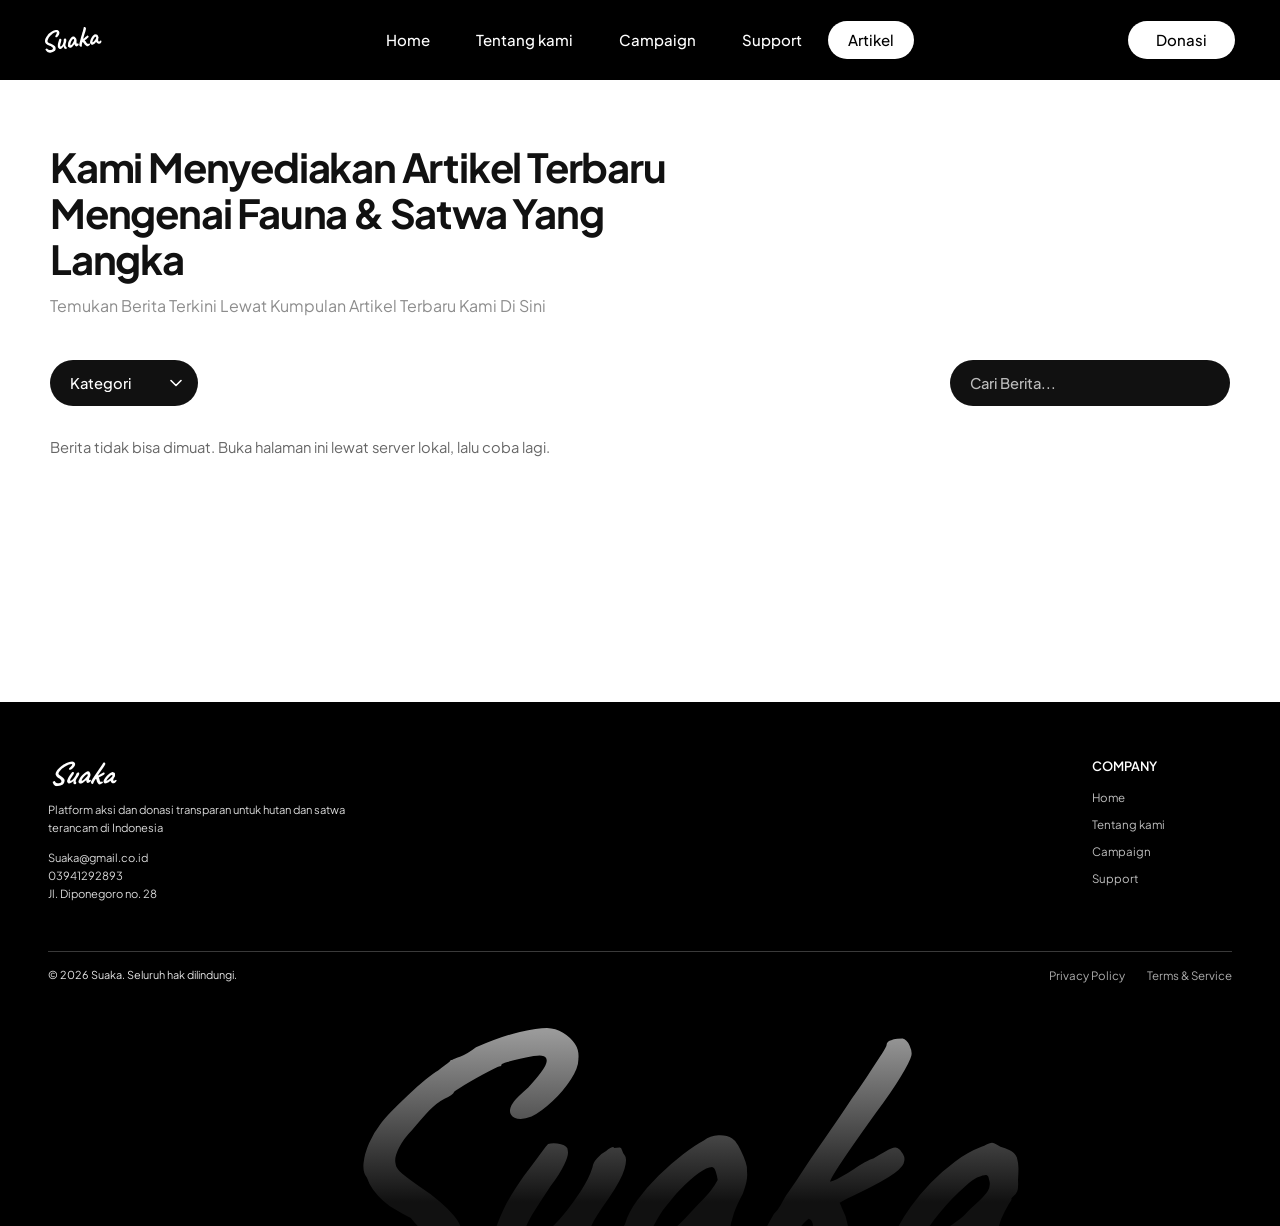
<file: artikel.html>
<!doctype html>
<html lang="id">
  <head>
    <meta charset="UTF-8" />
    <meta name="viewport" content="width=device-width, initial-scale=1" />
    <title>Artikel — Suaka</title>
    <link rel="preconnect" href="https://fonts.googleapis.com" />
    <link rel="preconnect" href="https://fonts.gstatic.com" crossorigin />
    <link
      href="https://fonts.googleapis.com/css2?family=Caveat:wght@700&family=Plus+Jakarta+Sans:wght@400;500;600;700&display=swap"
      rel="stylesheet"
    />
    <link rel="stylesheet" href="css/components/navbar.css" />
    <link rel="stylesheet" href="css/components/footer.css" />
    <link rel="icon" href="/Asset/icons/tabicon.svg" type="image/svg+xml" />
    <link rel="stylesheet" href="css/pages/Artikel.css" />
    <link rel="stylesheet" href="/css/components/button.css" />
    <link rel="stylesheet" href="/css/components/reveal.css" />
    <script>document.documentElement.classList.add("js");</script>
  </head>
  <body>
    <div id="navbar-container"></div>

    <main class="artikel">
      <div class="artikel__wrap">
        <header class="artikel__intro">
          <h1>
            Kami Menyediakan Artikel Terbaru Mengenai Fauna &amp; Satwa Yang
            Langka
          </h1>
          <p>
            Temukan Berita Terkini Lewat Kumpulan Artikel Terbaru Kami Di Sini
          </p>
        </header>

        <div class="artikel__tools">
          <label class="artikel__select">
            <span class="sr-only">Kategori</span>
            <select id="artikelCategory" aria-label="Kategori"></select>
          </label>
          <form class="artikel__search" id="artikelSearch" role="search">
            <label class="sr-only" for="artikelQuery">Cari berita</label>
            <input
              id="artikelQuery"
              type="search"
              placeholder="Cari Berita..."
              autocomplete="off"
            />
          </form>
        </div>

        <p id="artikelStatus" class="artikel__status" hidden></p>
        <div id="artikelGrid" class="artikel__grid" aria-live="polite"></div>
        <nav
          id="artikelPages"
          class="artikel__pages"
          aria-label="Halaman artikel"
        ></nav>
      </div>
    </main>

    <div id="site-footer"></div>

    <script src="/js/core/reveal.js" defer></script>
    <script src="js/modules/navbar.js" defer></script>
    <script src="js/core/components.js" defer></script>
    <script src="js/pages/artikel.js" defer></script>
  </body>
</html>
</file>
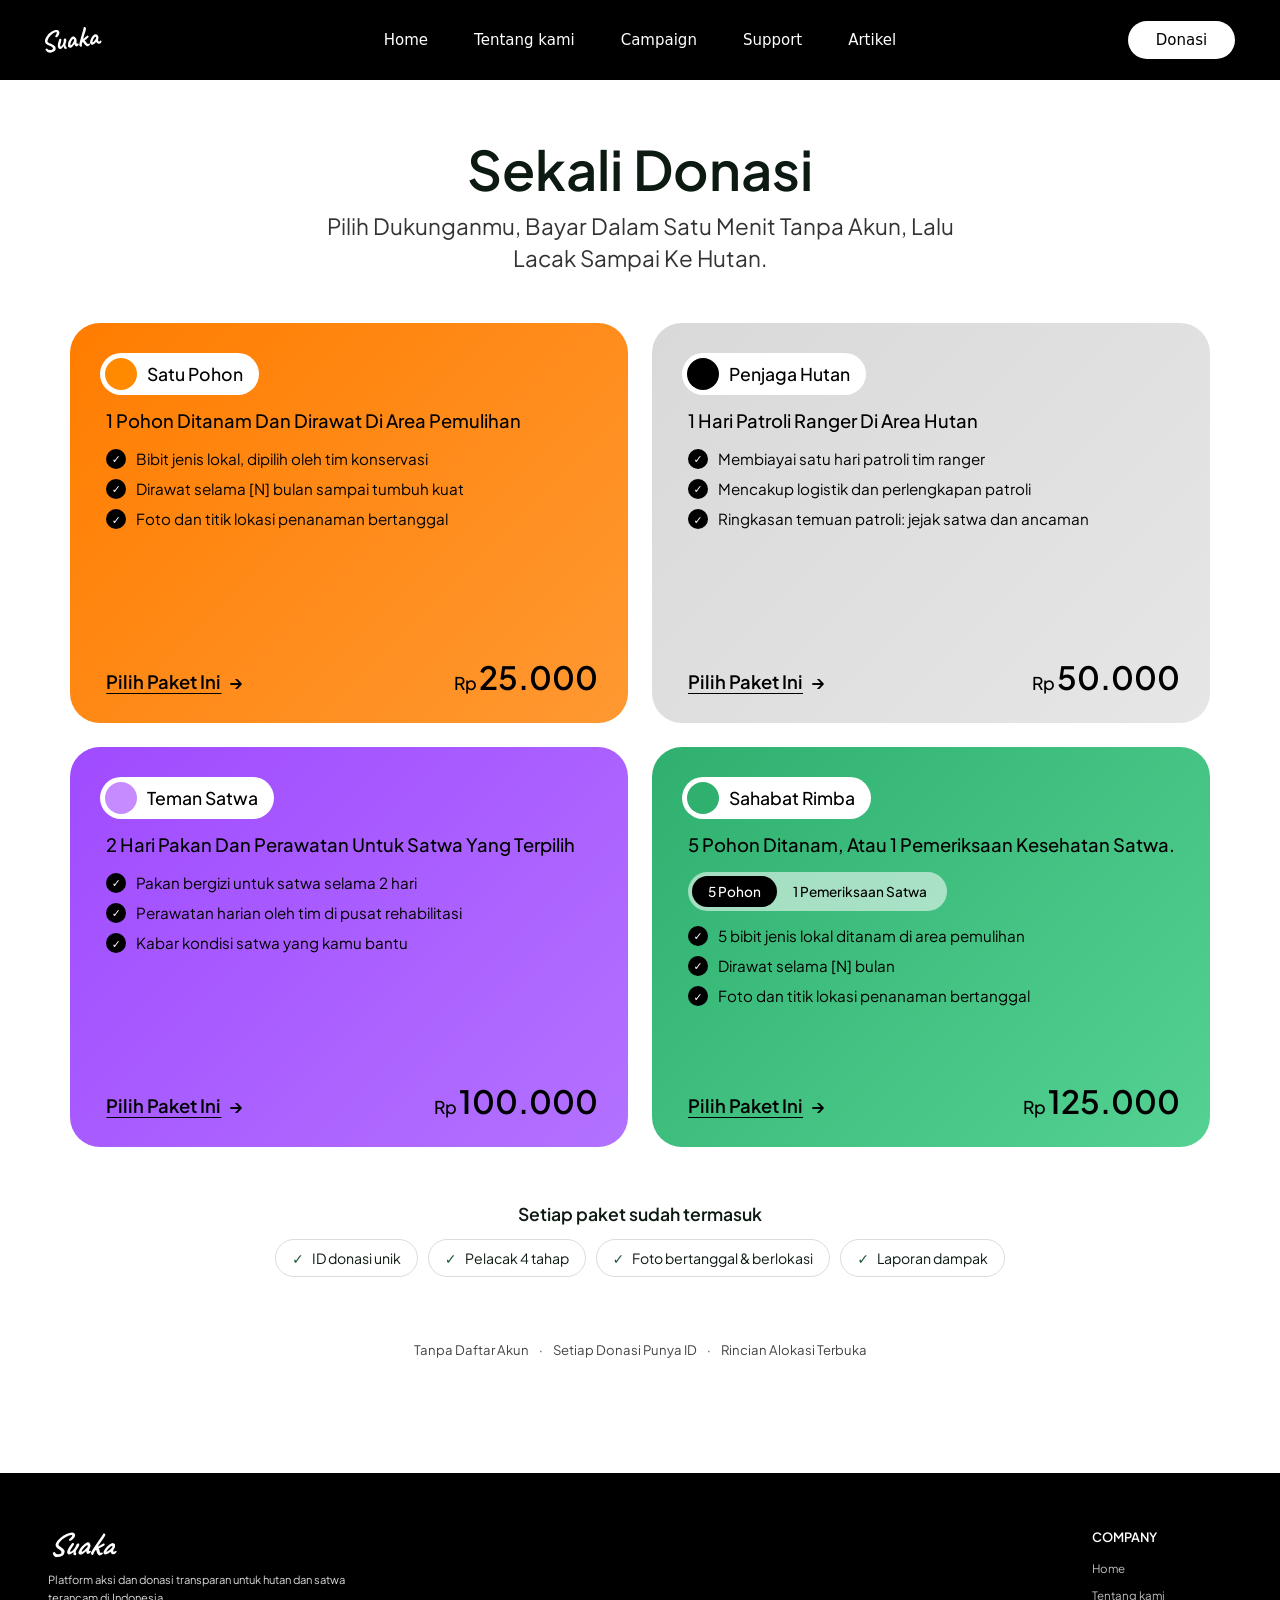
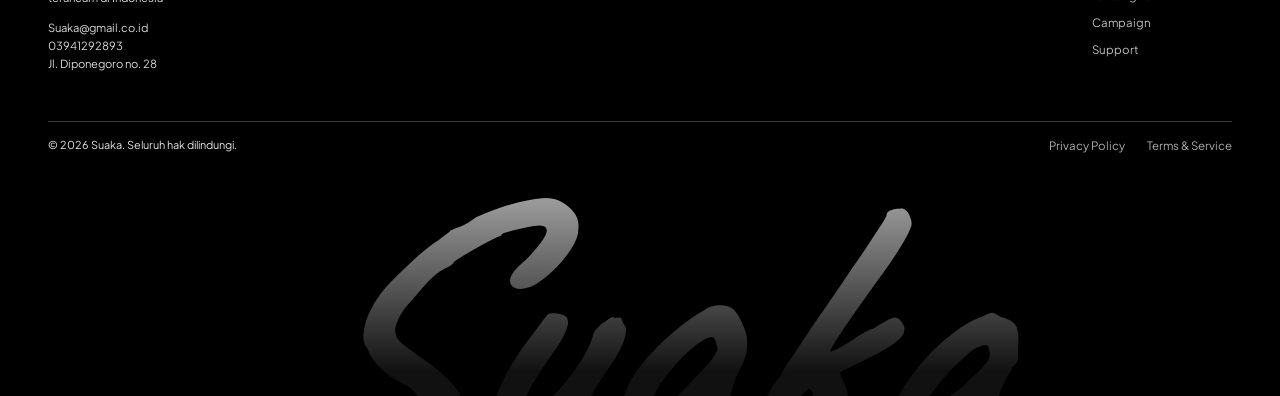
<file: Donasi_1.html>
<!doctype html>
<html lang="id">
  <head>
    <meta charset="UTF-8" />
    <meta name="viewport" content="width=device-width, initial-scale=1" />
    <title>Sekali Donasi — Suaka</title>
    <link rel="preconnect" href="https://fonts.googleapis.com" />
    <link rel="preconnect" href="https://fonts.gstatic.com" crossorigin />
    <link
      href="https://fonts.googleapis.com/css2?family=Caveat:wght@500;700&family=Plus+Jakarta+Sans:wght@400;500;600&display=swap"
      rel="stylesheet"
    />
    <link rel="stylesheet" href="/css/components/navbar.css" />
    <link rel="stylesheet" href="/css/components/footer.css" />
    <link rel="icon" href="/Asset/icons/tabicon.svg" type="image/svg+xml" />
    <link rel="stylesheet" href="/css/pages/Donasi_1.css" />
    <link rel="stylesheet" href="/css/components/button.css" />
    <link rel="stylesheet" href="/css/components/reveal.css" />
    <script>
      document.documentElement.classList.add("js");
    </script>
  </head>
  <body>
    <div id="navbar-container"></div>

    <main class="page">
      <div class="wrap">
        <header class="head reveal">
          <h1>Sekali Donasi</h1>
          <p>
            Pilih Dukunganmu, Bayar Dalam Satu Menit Tanpa Akun, Lalu Lacak
            Sampai Ke Hutan.
          </p>
        </header>

        <div class="pkgs">
          <article class="pkg pkg--orange reveal" data-paket="satu-pohon">
            <span class="pkg__tag"><i></i>Satu Pohon</span>
            <p class="pkg__lead">
              1 Pohon Ditanam Dan Dirawat Di Area Pemulihan
            </p>
            <ul class="pkg__list">
              <li>Bibit jenis lokal, dipilih oleh tim konservasi</li>
              <li>Dirawat selama [N] bulan sampai tumbuh kuat</li>
              <li>Foto dan titik lokasi penanaman bertanggal</li>
            </ul>
            <div class="pkg__foot">
              <a
                class="pkg__cta"
                href="/Payments.html?tipe=sekali&amp;paket=satu-pohon&amp;nominal=25000&amp;nama=Satu%20Pohon"
                >Pilih Paket Ini</a
              >
              <p class="pkg__price"><small>Rp</small>25.000</p>
            </div>
          </article>

          <article class="pkg pkg--grey reveal" data-paket="penjaga-hutan">
            <span class="pkg__tag"><i></i>Penjaga Hutan</span>
            <p class="pkg__lead">1 Hari Patroli Ranger Di Area Hutan</p>
            <ul class="pkg__list">
              <li>Membiayai satu hari patroli tim ranger</li>
              <li>Mencakup logistik dan perlengkapan patroli</li>
              <li>Ringkasan temuan patroli: jejak satwa dan ancaman</li>
            </ul>
            <div class="pkg__foot">
              <a
                class="pkg__cta"
                href="/Payments.html?tipe=sekali&amp;paket=penjaga-hutan&amp;nominal=50000&amp;nama=Penjaga%20Hutan"
                >Pilih Paket Ini</a
              >
              <p class="pkg__price"><small>Rp</small>50.000</p>
            </div>
          </article>

          <article class="pkg pkg--purple reveal" data-paket="teman-satwa">
            <span class="pkg__tag"><i></i>Teman Satwa</span>
            <p class="pkg__lead">
              2 Hari Pakan Dan Perawatan Untuk Satwa Yang Terpilih
            </p>
            <ul class="pkg__list">
              <li>Pakan bergizi untuk satwa selama 2 hari</li>
              <li>Perawatan harian oleh tim di pusat rehabilitasi</li>
              <li>Kabar kondisi satwa yang kamu bantu</li>
            </ul>
            <div class="pkg__foot">
              <a
                class="pkg__cta"
                href="/Payments.html?tipe=sekali&amp;paket=teman-satwa&amp;nominal=100000&amp;nama=Teman%20Satwa"
                >Pilih Paket Ini</a
              >
              <p class="pkg__price"><small>Rp</small>100.000</p>
            </div>
          </article>

          <article class="pkg pkg--green reveal" data-paket="sahabat-rimba">
            <span class="pkg__tag"><i></i>Sahabat Rimba</span>
            <p class="pkg__lead">
              5 Pohon Ditanam, Atau 1 Pemeriksaan Kesehatan Satwa.
            </p>

            <div
              class="seg"
              role="radiogroup"
              aria-label="Pilih penggunaan donasimu"
            >
              <label
                ><input type="radio" name="rimba" value="pohon" checked /><span
                  >5 Pohon</span
                ></label
              >
              <label
                ><input type="radio" name="rimba" value="kesehatan" /><span
                  >1 Pemeriksaan Satwa</span
                ></label
              >
            </div>

            <ul class="pkg__list for-pohon">
              <li>5 bibit jenis lokal ditanam di area pemulihan</li>
              <li>Dirawat selama [N] bulan</li>
              <li>Foto dan titik lokasi penanaman bertanggal</li>
            </ul>
            <ul class="pkg__list for-kesehatan">
              <li>Pemeriksaan kesehatan oleh dokter hewan</li>
              <li>Mencakup obat dan perawatan awal bila diperlukan</li>
              <li>Catatan hasil pemeriksaan untuk satwa yang dibantu</li>
            </ul>

            <div class="pkg__foot">
              <a
                class="pkg__cta"
                href="/Payments.html?tipe=sekali&amp;paket=sahabat-rimba&amp;nominal=125000&amp;nama=Sahabat%20Rimba"
                >Pilih Paket Ini</a
              >
              <p class="pkg__price"><small>Rp</small>125.000</p>
            </div>
          </article>
        </div>

        <section class="included reveal">
          <h2>Setiap paket sudah termasuk</h2>
          <ul>
            <li>ID donasi unik</li>
            <li>Pelacak 4 tahap</li>
            <li>Foto bertanggal &amp; berlokasi</li>
            <li>Laporan dampak</li>
          </ul>
        </section>

        <ul class="trust reveal">
          <li>Tanpa Daftar Akun</li>
          <li>Setiap Donasi Punya ID</li>
          <li>Rincian Alokasi Terbuka</li>
        </ul>
      </div>
    </main>

    <div id="site-footer"></div>

    <script src="/js/core/reveal.js" defer></script>
    <script src="/js/core/components.js" defer></script>
    <script src="/js/modules/navbar.js" defer></script>
    <script src="/js/pages/Donasi-1.js" defer></script>
  </body>
</html>
</file>
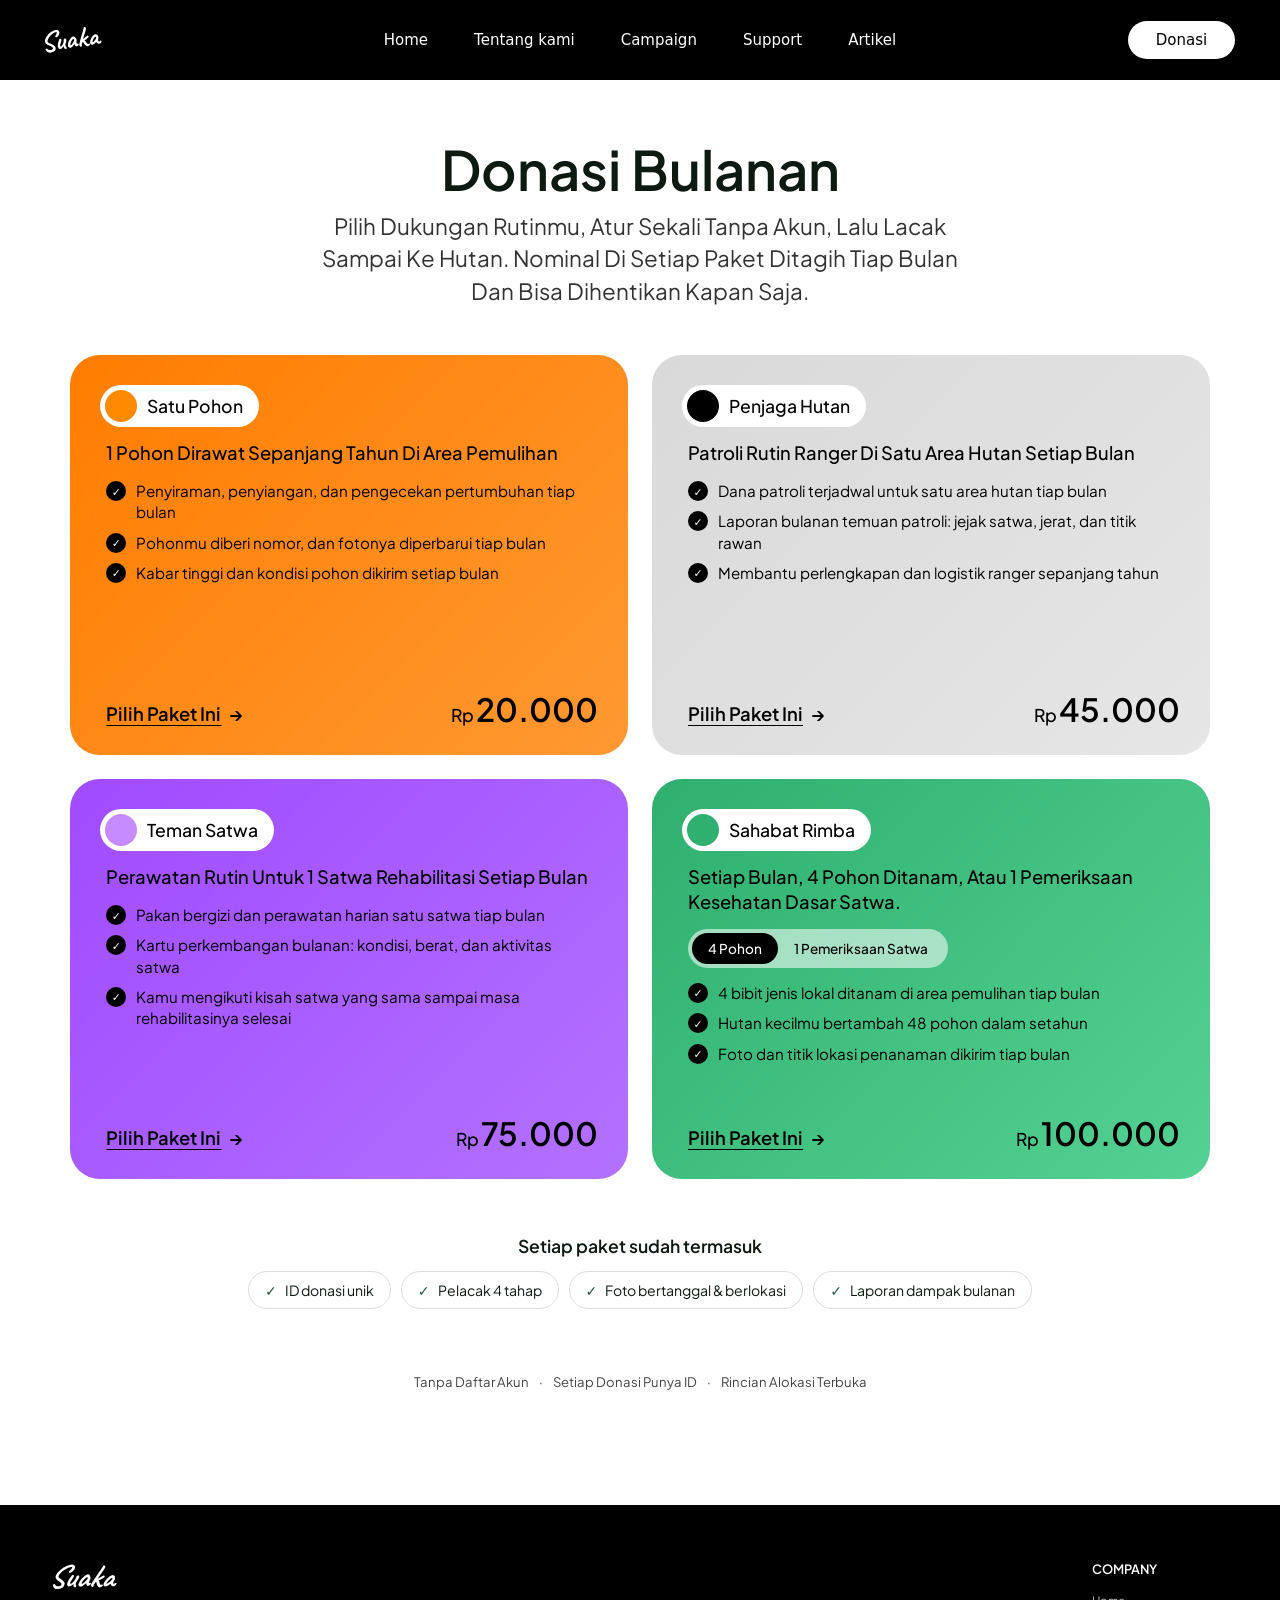
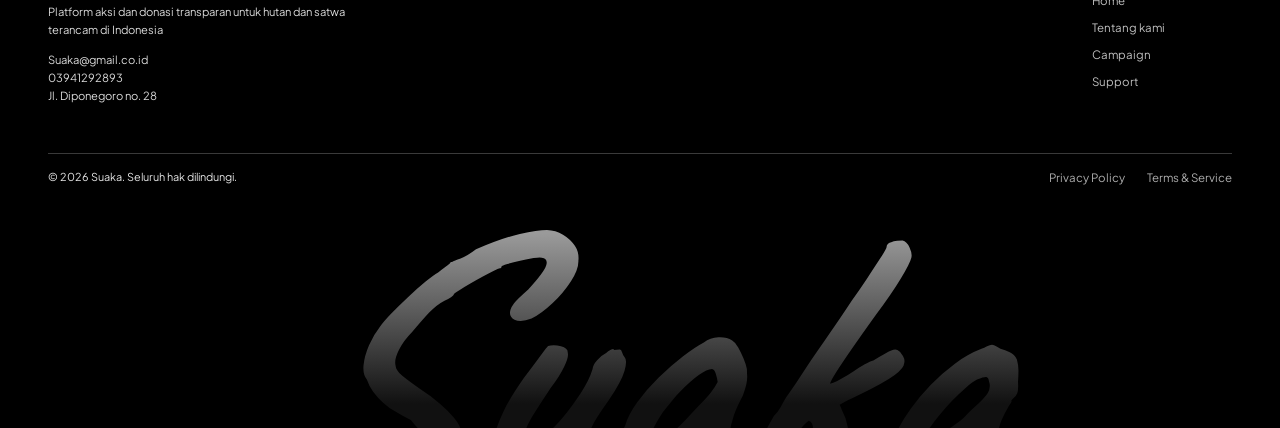
<file: Donasi_2.html>
<!doctype html>
<html lang="id">
  <head>
    <meta charset="UTF-8" />
    <meta name="viewport" content="width=device-width, initial-scale=1" />
    <title>Donasi Bulanan — Suaka</title>
    <link rel="preconnect" href="https://fonts.googleapis.com" />
    <link rel="preconnect" href="https://fonts.gstatic.com" crossorigin />
    <link
      href="https://fonts.googleapis.com/css2?family=Caveat:wght@500;700&family=Plus+Jakarta+Sans:wght@400;500;600&display=swap"
      rel="stylesheet"
    />
    <link rel="stylesheet" href="/css/components/navbar.css" />
    <link rel="stylesheet" href="/css/components/footer.css" />
    <link rel="icon" href="/Asset/icons/tabicon.svg" type="image/svg+xml" />
    <link rel="stylesheet" href="/css/pages/Donasi_1.css" />
    <link rel="stylesheet" href="/css/components/button.css" />
    <link rel="stylesheet" href="/css/components/reveal.css" />
    <script>
      document.documentElement.classList.add("js");
    </script>
  </head>
  <body>
    <div id="navbar-container"></div>

    <main class="page">
      <div class="wrap">
        <header class="head reveal">
          <h1>Donasi Bulanan</h1>
          <p>
            Pilih Dukungan Rutinmu, Atur Sekali Tanpa Akun, Lalu Lacak Sampai Ke
            Hutan. Nominal Di Setiap Paket Ditagih Tiap Bulan Dan Bisa
            Dihentikan Kapan Saja.
          </p>
        </header>

        <div class="pkgs">
          <article class="pkg pkg--orange reveal" data-paket="satu-pohon">
            <span class="pkg__tag"><i></i>Satu Pohon</span>
            <p class="pkg__lead">
              1 Pohon Dirawat Sepanjang Tahun Di Area Pemulihan
            </p>
            <ul class="pkg__list">
              <li>
                Penyiraman, penyiangan, dan pengecekan pertumbuhan tiap bulan
              </li>
              <li>Pohonmu diberi nomor, dan fotonya diperbarui tiap bulan</li>
              <li>Kabar tinggi dan kondisi pohon dikirim setiap bulan</li>
            </ul>
            <div class="pkg__foot">
              <a
                class="pkg__cta"
                href="/Payments.html?tipe=sekali&amp;paket=satu-pohon&amp;nominal=25000&amp;nama=Satu%20Pohon"
                >Pilih Paket Ini</a
              >
              <p class="pkg__price"><small>Rp</small>20.000</p>
            </div>
          </article>

          <article class="pkg pkg--grey reveal" data-paket="penjaga-hutan">
            <span class="pkg__tag"><i></i>Penjaga Hutan</span>
            <p class="pkg__lead">
              Patroli Rutin Ranger Di Satu Area Hutan Setiap Bulan
            </p>
            <ul class="pkg__list">
              <li>Dana patroli terjadwal untuk satu area hutan tiap bulan</li>
              <li>
                Laporan bulanan temuan patroli: jejak satwa, jerat, dan titik
                rawan
              </li>
              <li>Membantu perlengkapan dan logistik ranger sepanjang tahun</li>
            </ul>
            <div class="pkg__foot">
              <a
                class="pkg__cta"
                href="/Payments.html?tipe=sekali&amp;paket=penjaga-hutan&amp;nominal=50000&amp;nama=Penjaga%20Hutan"
                >Pilih Paket Ini</a
              >
              <p class="pkg__price"><small>Rp</small>45.000</p>
            </div>
          </article>

          <article class="pkg pkg--purple reveal" data-paket="teman-satwa">
            <span class="pkg__tag"><i></i>Teman Satwa</span>
            <p class="pkg__lead">
              Perawatan Rutin Untuk 1 Satwa Rehabilitasi Setiap Bulan
            </p>
            <ul class="pkg__list">
              <li>Pakan bergizi dan perawatan harian satu satwa tiap bulan</li>
              <li>
                Kartu perkembangan bulanan: kondisi, berat, dan aktivitas satwa
              </li>
              <li>
                Kamu mengikuti kisah satwa yang sama sampai masa rehabilitasinya
                selesai
              </li>
            </ul>
            <div class="pkg__foot">
              <a
                class="pkg__cta"
                href="/Payments.html?tipe=sekali&amp;paket=teman-satwa&amp;nominal=100000&amp;nama=Teman%20Satwa"
                >Pilih Paket Ini</a
              >
              <p class="pkg__price"><small>Rp</small>75.000</p>
            </div>
          </article>

          <article class="pkg pkg--green reveal" data-paket="sahabat-rimba">
            <span class="pkg__tag"><i></i>Sahabat Rimba</span>
            <p class="pkg__lead">
              Setiap Bulan, 4 Pohon Ditanam, Atau 1 Pemeriksaan Kesehatan Dasar
              Satwa.
            </p>

            <div
              class="seg"
              role="radiogroup"
              aria-label="Pilih penggunaan donasimu"
            >
              <label
                ><input type="radio" name="rimba" value="pohon" checked /><span
                  >4 Pohon</span
                ></label
              >
              <label
                ><input type="radio" name="rimba" value="kesehatan" /><span
                  >1 Pemeriksaan Satwa</span
                ></label
              >
            </div>

            <ul class="pkg__list for-pohon">
              <li>4 bibit jenis lokal ditanam di area pemulihan tiap bulan</li>
              <li>Hutan kecilmu bertambah 48 pohon dalam setahun</li>
              <li>Foto dan titik lokasi penanaman dikirim tiap bulan</li>
            </ul>
            <ul class="pkg__list for-kesehatan">
              <li>Pemeriksaan kesehatan dasar oleh dokter hewan tiap bulan</li>
              <li>
                Hasilnya dicatat sebagai riwayat kesehatan satwa yang dibantu
              </li>
              <li>
                Pemantauan lebih awal supaya penyakit tidak terlambat ditangani
              </li>
            </ul>

            <div class="pkg__foot">
              <a
                class="pkg__cta"
                href="/Payments.html?tipe=sekali&amp;paket=sahabat-rimba&amp;nominal=125000&amp;nama=Sahabat%20Rimba"
                >Pilih Paket Ini</a
              >
              <p class="pkg__price"><small>Rp</small>100.000</p>
            </div>
          </article>
        </div>

        <section class="included reveal">
          <h2>Setiap paket sudah termasuk</h2>
          <ul>
            <li>ID donasi unik</li>
            <li>Pelacak 4 tahap</li>
            <li>Foto bertanggal &amp; berlokasi</li>
            <li>Laporan dampak bulanan</li>
          </ul>
        </section>

        <ul class="trust reveal">
          <li>Tanpa Daftar Akun</li>
          <li>Setiap Donasi Punya ID</li>
          <li>Rincian Alokasi Terbuka</li>
        </ul>
      </div>
    </main>

    <div id="site-footer"></div>

    <script src="/js/core/reveal.js" defer></script>
    <script src="/js/core/components.js" defer></script>
    <script src="/js/modules/navbar.js" defer></script>
    <script src="/js/pages/Donasi-1.js" defer></script>
  </body>
</html>
</file>
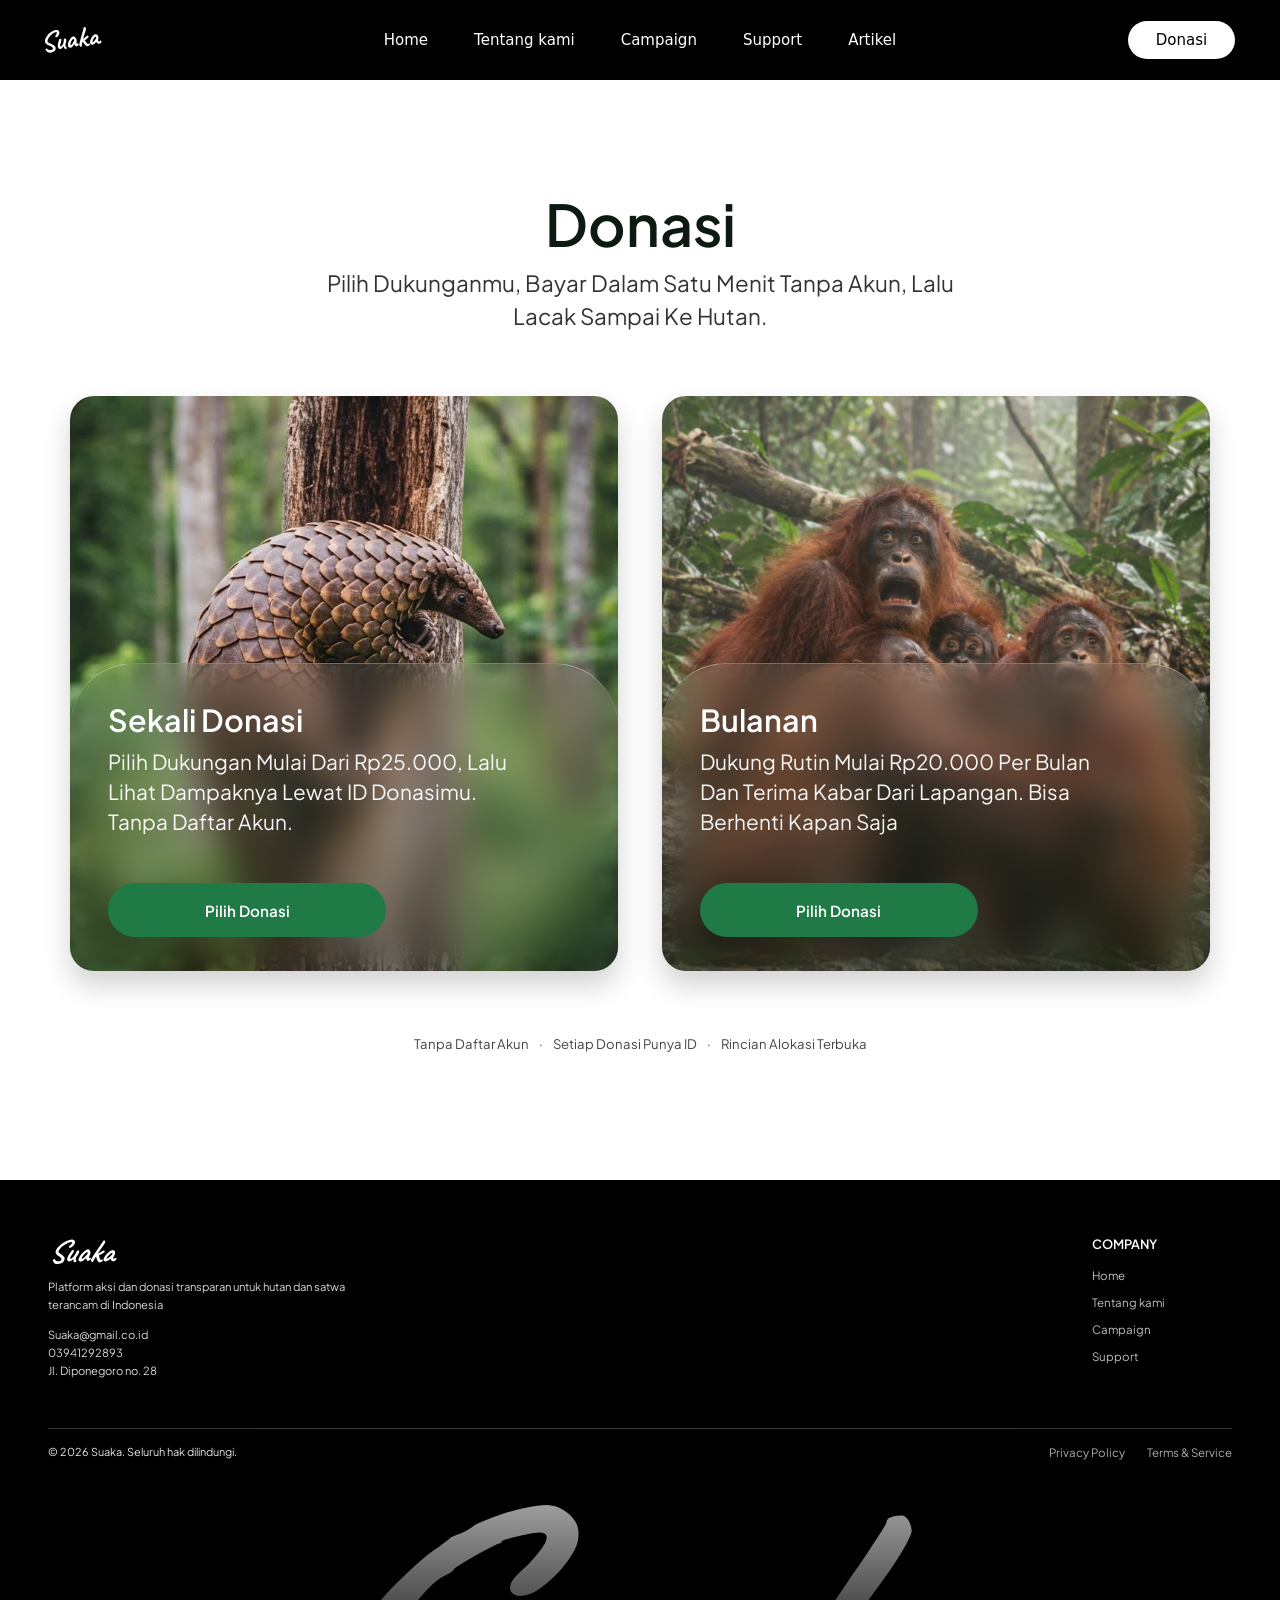
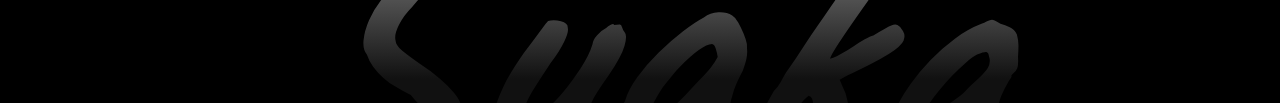
<file: Donation.html>
<!doctype html>
<html lang="id">
  <head>
    <meta charset="UTF-8" />
    <meta name="viewport" content="width=device-width, initial-scale=1" />
    <title>Donasi — Suaka</title>
    <link rel="preconnect" href="https://fonts.googleapis.com" />
    <link rel="preconnect" href="https://fonts.gstatic.com" crossorigin />
    <link
      href="https://fonts.googleapis.com/css2?family=Caveat:wght@500;700&family=Plus+Jakarta+Sans:wght@400;500;600&display=swap"
      rel="stylesheet"
    />
    <link rel="stylesheet" href="/css/components/navbar.css" />
    <link rel="stylesheet" href="/css/components/footer.css" />
    <link rel="icon" href="/Asset/icons/tabicon.svg" type="image/svg+xml" />
    <link rel="stylesheet" href="/css/pages/Donation.css" />
    <link rel="stylesheet" href="/css/components/button.css" />
    <link rel="stylesheet" href="/css/components/reveal.css" />
    <script>
      document.documentElement.classList.add("js");
    </script>
  </head>
  <body>
    <div id="navbar-container"></div>

    <main class="donasi">
      <div class="wrap">
        <header class="head reveal">
          <h1>Donasi</h1>
          <p>
            Pilih Dukunganmu, Bayar Dalam Satu Menit Tanpa Akun, Lalu Lacak
            Sampai Ke Hutan.
          </p>
        </header>

        <div class="cards">
          <article class="don reveal">
            <div
              class="media fill"
              data-label="Foto: trenggiling (objek di separuh atas)"
            >
              <img src="/Asset/Image/HOMEPAGE/Home_Donasi_Dampak.jpg" alt="" />
            </div>
            <div class="don__panel">
              <h2>Sekali Donasi</h2>
              <p>
                Pilih Dukungan Mulai Dari Rp25.000, Lalu Lihat Dampaknya Lewat
                ID Donasimu. Tanpa Daftar Akun.
              </p>
              <a class="btn" href="/Donasi_1.html" data-tipe="sekali"
                >Pilih Donasi</a
              >
            </div>
          </article>

          <article class="don reveal">
            <div
              class="media fill"
              data-label="Foto: keluarga orangutan (objek di separuh atas)"
            >
              <img
                src="/Asset/Image/HOMEPAGE/Home-DonasiBerdampak.png"
                alt=""
              />
            </div>
            <div class="don__panel">
              <h2>Bulanan</h2>
              <p>
                Dukung Rutin Mulai Rp20.000 Per Bulan Dan Terima Kabar Dari
                Lapangan. Bisa Berhenti Kapan Saja
              </p>
              <a class="btn" href="/Donasi_2.html" data-tipe="bulanan"
                >Pilih Donasi</a
              >
            </div>
          </article>
        </div>

        <ul class="trust reveal">
          <li>Tanpa Daftar Akun</li>
          <li>Setiap Donasi Punya ID</li>
          <li>Rincian Alokasi Terbuka</li>
        </ul>
      </div>
    </main>

    <div id="site-footer"></div>

    <script src="/js/core/reveal.js" defer></script>
    <script src="/js/core/components.js" defer></script>
    <script src="/js/modules/navbar.js" defer></script>
    <script src="/js/Donations.js" defer></script>
  </body>
</html>
</file>
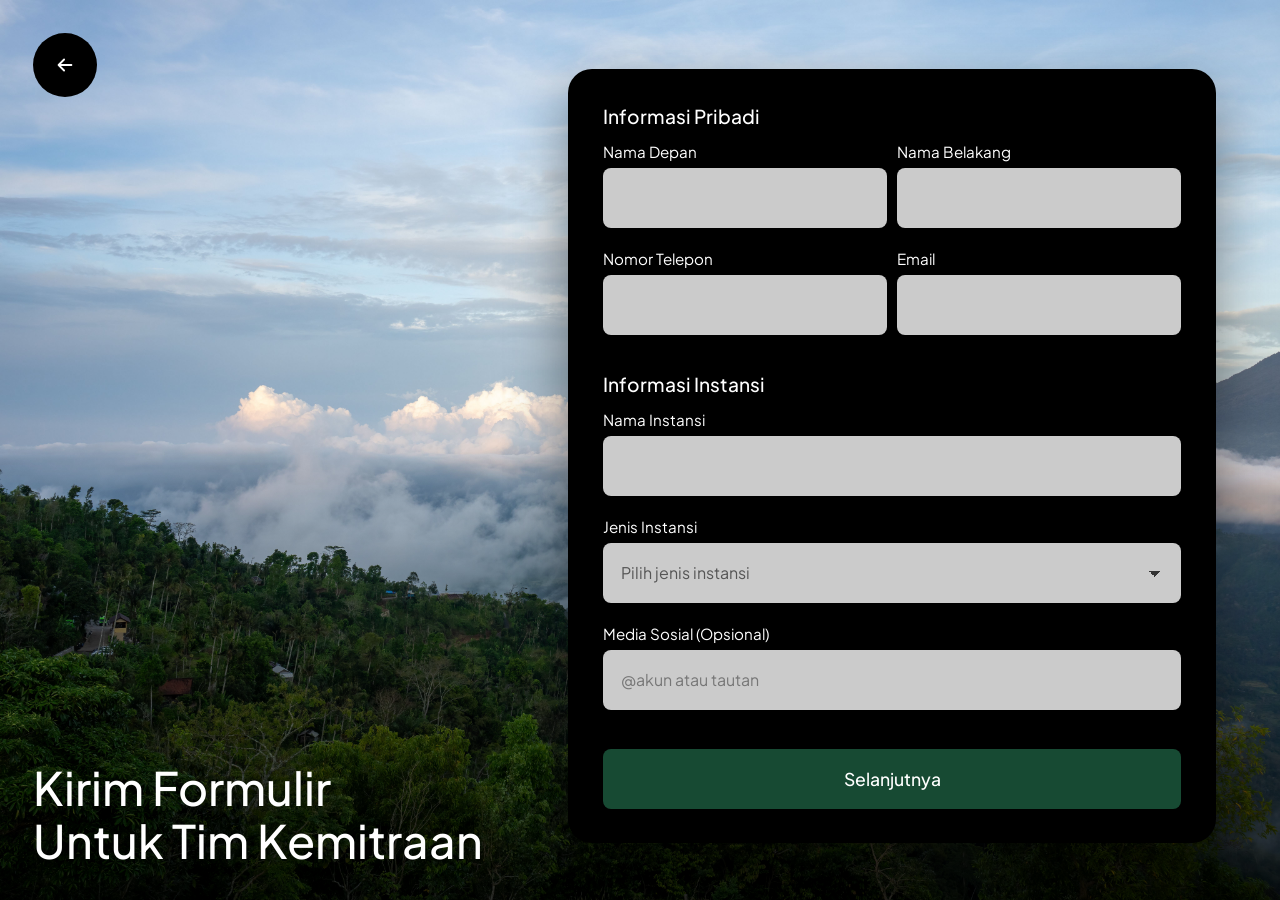
<file: Mitra_1.html>
<!doctype html>
<html lang="id">
  <head>
    <meta charset="UTF-8" />
    <meta name="viewport" content="width=device-width, initial-scale=1" />
    <title>Formulir Kemitraan — Suaka</title>
    <link rel="preconnect" href="https://fonts.googleapis.com" />
    <link rel="preconnect" href="https://fonts.gstatic.com" crossorigin />
    <link
      href="https://fonts.googleapis.com/css2?family=Plus+Jakarta+Sans:wght@400;500;600&display=swap"
      rel="stylesheet"
    />
    <link rel="icon" href="/Asset/icons/tabicon.svg" type="image/svg+xml" />
    <link rel="stylesheet" href="/css/pages/mitra_1.css" />
    <link rel="stylesheet" href="/css/components/button.css" />
    <link rel="stylesheet" href="/css/components/reveal.css" />
    <script>document.documentElement.classList.add("js");</script>
  </head>
  <body>
    <div class="page">

      <div class="media page__bg" data-label="Foto hutan (memenuhi layar)">
        <img src="/Asset/Image/KEMITRAAN/Kemitraan_background.jpg" alt="" />
      </div>

      <div class="page__left">
        <button
          class="circle"
          type="button"
          id="backBtn"
          aria-label="Kembali ke halaman sebelumnya"
        >
          <svg viewBox="0 0 24 24" width="22" height="22" aria-hidden="true">
            <path
              d="M19 12H5m6-6-6 6 6 6"
              fill="none"
              stroke="currentColor"
              stroke-width="2"
              stroke-linecap="round"
              stroke-linejoin="round"
            />
          </svg>
        </button>
        <h1>Kirim Formulir<br />Untuk Tim Kemitraan</h1>
      </div>

      <main class="card" id="card">
        <form id="partnerForm" novalidate>

          <section class="step" data-step="0">
            <h2 class="sec" tabindex="-1">Informasi Pribadi</h2>
            <div class="grid2">
              <div class="field" data-field="first">
                <label for="first">Nama Depan</label>
                <input
                  id="first"
                  name="first"
                  type="text"
                  autocomplete="given-name"
                  required
                /><small class="err"></small>
              </div>
              <div class="field" data-field="last">
                <label for="last">Nama Belakang</label>
                <input
                  id="last"
                  name="last"
                  type="text"
                  autocomplete="family-name"
                /><small class="err"></small>
              </div>
              <div class="field" data-field="phone">
                <label for="phone">Nomor Telepon</label>
                <input
                  id="phone"
                  name="phone"
                  type="tel"
                  autocomplete="tel"
                  required
                /><small class="err"></small>
              </div>
              <div class="field" data-field="email">
                <label for="email">Email</label>
                <input
                  id="email"
                  name="email"
                  type="email"
                  autocomplete="email"
                  required
                /><small class="err"></small>
              </div>
            </div>

            <h2 class="sec">Informasi Instansi</h2>
            <div class="field" data-field="org">
              <label for="org">Nama Instansi</label>
              <input
                id="org"
                name="org"
                type="text"
                autocomplete="organization"
                required
              /><small class="err"></small>
            </div>
            <div class="field" data-field="type">
              <label for="type">Jenis Instansi</label>
              <select id="type" name="type" required>
                <option value="" selected disabled>Pilih jenis instansi</option>
                <option>Perusahaan</option>
                <option>Bank / Lembaga Keuangan</option>
                <option>Kampus / Institusi Pendidikan</option>
                <option>Media</option>
                <option>Komunitas</option>
                <option>Lembaga / Organisasi Nirlaba</option>
                <option>Individu / Keluarga</option></select
              ><small class="err"></small>
            </div>
            <div class="field" data-field="social">
              <label for="social">Media Sosial (Opsional)</label>
              <input
                id="social"
                name="social"
                type="text"
                placeholder="@akun atau tautan"
                maxlength="100"
              /><small class="err"></small>
            </div>

            <button class="next" type="button" data-next>Selanjutnya</button>
          </section>

          <section class="step" data-step="1" hidden>
            <h2 class="sec" tabindex="-1">Rencana Dukungan</h2>

            <div class="field" data-field="support">
              <label for="support"
                >Pilih Jenis Dukungan Yang Ingin Kalian Berikan</label
              >
              <select id="support" name="support" required>
                <option value="" selected disabled>Pilih jenis dukungan</option>
                <option>Sponsorship Program</option>
                <option>Kolaborasi Program</option>
                <option>Mitra Utama</option></select
              ><small class="err"></small>
            </div>

            <div class="field" data-field="program">
              <label for="program">Program Yang Diminati</label>
              <select id="program" name="program" required>
                <option value="" selected disabled>Pilih program</option>
                <option>Patroli ranger</option>
                <option>Penanaman pohon baru</option>
                <option>Pakan satwa</option>
                <option>Rehabilitasi satwa</option>
                <option>Perawatan medis</option>
                <option>Belum menentukan, ingin berdiskusi</option></select
              ><small class="err"></small>
            </div>

            <div class="grid2">
              <div class="field" data-field="scale">
                <label for="scale">Skala Dukungan</label>
                <input
                  id="scale"
                  name="scale"
                  type="text"
                  placeholder="mis. Rp25.000.000"
                  maxlength="80"
                  required
                /><small class="err"></small>
              </div>
              <div class="field" data-field="duration">
                <label for="duration">Jangka Waktu</label>
                <input
                  id="duration"
                  name="duration"
                  type="text"
                  placeholder="mis. 6 bulan"
                  maxlength="60"
                  required
                /><small class="err"></small>
              </div>
            </div>

            <div class="field" data-field="message">
              <label for="message">Pesan Atau Tujuan</label>
              <textarea
                id="message"
                name="message"
                rows="5"
                maxlength="1000"
                required
              ></textarea
              ><small class="err"></small>
            </div>

            <input
              class="hp"
              type="text"
              name="website"
              tabindex="-1"
              autocomplete="off"
              aria-hidden="true"
            />

            <button class="next" type="submit" id="submitBtn">Kirim</button>
          </section>
        </form>

        <section class="step done" data-step="2" hidden>
          <h2 class="sec done__title" tabindex="-1">
            Terima Kasih, <span id="outName"></span>. Pengajuan Anda Sudah
            Terkirim
          </h2>
          <p class="done__lead">
            Kami Akan Menghubungi Anda Dalam <span id="outDays"></span> Hari
            Kerja
          </p>
          <p class="done__id">ID Pengajuan: <b id="outId"></b></p>

          <div
            class="summary"
            id="summary"
            aria-label="Ringkasan pengajuan"
          ></div>

          <div class="done__btns">
            <button class="ghost" type="button" id="copyId">Salin ID</button>
            <button class="ghost" type="button" id="printBtn">
              Cetak / Simpan PDF
            </button>
            <a class="next" href="/index.html">Kembali ke Beranda</a>
          </div>
        </section>
      </main>
    </div>

    <script src="/js/core/reveal.js" defer></script>
    <script src="/js/pages/mitra_1.js" defer></script>
  </body>
</html>
</file>
<file: css/components/navbar.css>
:root {
  --nav-bg: #000;
  --nav-fg: #fff;
  --nav-active-bg: #fff;
  --nav-active-fg: #000;

  --nav-gap-scrolled: 12px;
  --nav-speed: 0.45s;
  --nav-ease: cubic-bezier(0.4, 0, 0.2, 1);
}

.navbar {
  --nav-h: 64px;

  position: fixed;
  top: 0;
  left: 0;
  right: 0;
  z-index: 1000;
  margin: 0;
  border-radius: 0;
  background: var(--nav-bg);
  color: var(--nav-fg);
  font-family:
    "Inter",
    system-ui,
    -apple-system,
    "Segoe UI",
    Roboto,
    sans-serif;
  transition:
    margin var(--nav-speed) var(--nav-ease),
    border-radius var(--nav-speed) var(--nav-ease),
    box-shadow var(--nav-speed) var(--nav-ease);
}

.navbar.is-scrolled {
  --nav-h: 56px;

  margin: 8px;
  border-radius: 40px;
  box-shadow:
    0 0 0 1px rgba(14, 8, 8, 0.08),
    0 10px 30px rgba(0, 0, 0, 0.35);
}

.navbar__inner {
  display: flex;
  align-items: center;
  justify-content: space-between;
  height: var(--nav-h);
  padding: 0 20px;
  transition:
    height var(--nav-speed) var(--nav-ease),
    padding var(--nav-speed) var(--nav-ease);
}

.navbar.is-scrolled .navbar__inner {
  padding: 0 12px 0 20px;
}

.navbar__brand {
  display: inline-flex;
  align-items: center;
  justify-self: start;
  color: inherit;
  text-decoration: none;
}
.navbar__brand img {
  display: block;
  height: 26px;
  width: auto;
  filter: brightness(0) invert(1);
}

.navbar__logo {
  display: block;
  height: 32px;
  width: auto;
}

.navbar__logo--placeholder {
  display: inline-flex;
  align-items: center;
  justify-content: center;
  min-width: 96px;
  height: 32px;
  border: 1px dashed rgba(255, 255, 255, 0.4);
  border-radius: 8px;
  font-size: 0.75rem;
  letter-spacing: 0.08em;
  color: rgba(255, 255, 255, 0.6);
}

.navbar__toggle {
  position: relative;
  width: 44px;
  height: 44px;
  padding: 0;
  border: 0;
  border-radius: 50%;
  background: transparent;
  color: inherit;
  cursor: pointer;
}

.navbar__bar {
  position: absolute;
  left: 12px;
  right: 12px;
  height: 2px;
  border-radius: 2px;
  background: currentColor;
  transition:
    top 0.3s var(--nav-ease),
    transform 0.3s var(--nav-ease);
}

.navbar__bar:nth-child(1) {
  top: 17px;
}
.navbar__bar:nth-child(2) {
  top: 25px;
}

.navbar.is-open .navbar__bar:nth-child(1) {
  top: 21px;
  transform: rotate(45deg);
}
.navbar.is-open .navbar__bar:nth-child(2) {
  top: 21px;
  transform: rotate(-45deg);
}

.navbar__nav {
  position: absolute;
  top: calc(100% + 8px);
  left: 0;
  right: 0;
  display: flex;
  flex-direction: column;
  gap: 8px;
  padding: 12px;
  border-radius: 28px;
  background: var(--nav-bg);
  box-shadow:
    0 0 0 1px rgba(255, 255, 255, 0.1),
    0 16px 40px rgba(0, 0, 0, 0.35);

  opacity: 0;
  visibility: hidden;
  transform: translateY(-8px) scale(0.98);
  transform-origin: top center;
  transition:
    opacity 0.25s ease,
    transform 0.3s var(--nav-ease),
    visibility 0s linear 0.3s;
}

.navbar.is-open .navbar__nav {
  opacity: 1;
  visibility: visible;
  transform: none;
  transition:
    opacity 0.25s ease,
    transform 0.3s var(--nav-ease),
    visibility 0s;
}

.navbar__links {
  position: relative;
  display: flex;
  flex-direction: column;
  gap: 4px;
  margin: 0;
  padding: 0;
  list-style: none;
}

.navbar__link {
  position: relative;
  z-index: 1;
  display: block;
  padding: 14px 20px;
  border-radius: 999px;
  color: var(--nav-fg);
  font-size: 1rem;
  font-weight: 500;
  line-height: 1.2;
  text-decoration: none;
  white-space: nowrap;
  transition:
    color 0.35s var(--nav-ease),
    background-color 0.2s ease;
}

.navbar__link:not(.is-active):hover {
  color: rgba(255, 255, 255, 0.65);
}

.navbar__link.is-active {
  background: var(--nav-active-bg);
  color: var(--nav-active-fg);
}

.navbar__indicator {
  display: none;
}

.navbar__donate {
  display: inline-flex;
  align-items: center;
  justify-content: center;
  justify-self: end;
  margin-top: 4px;
  padding: 14px 28px;
  border-radius: 999px;
  background: #fff;
  color: #000;
  font-size: 1rem;
  font-weight: 500;
  line-height: 1.2;
  text-decoration: none;
  transition:
    background-color 0.2s ease,
    transform 0.2s ease;
}

.navbar__donate:hover {
  background: #e6e6e6;
}
.navbar__donate:active {
  transform: scale(0.97);
}

.navbar a:focus-visible,
.navbar__toggle:focus-visible {
  outline: 2px solid #fff;
  outline-offset: 3px;
}

@media (min-width: 768px) {
  .navbar {
    --nav-h: 72px;
  }

  .navbar.is-scrolled {
    --nav-h: 60px;
    margin: var(--nav-gap-scrolled);
  }

  .navbar__inner {
    display: grid;
    grid-template-columns: 1fr auto 1fr;
    padding: 0 clamp(20px, 3.5vw, 48px);
  }

  .navbar.is-scrolled .navbar__inner {
    padding: 0 clamp(12px, 1.5vw, 16px) 0 clamp(20px, 2.5vw, 32px);
  }

  .navbar__toggle {
    display: none;
  }

  .navbar__nav {
    display: contents;
    visibility: visible;
  }

  .navbar__links {
    flex-direction: row;
    align-items: center;
    gap: 2px;
  }

  .navbar__link {
    padding: 10px clamp(12px, 1.6vw, 20px);
    font-size: 0.875rem;
    background: transparent;
  }

  .navbar__link.is-active {
    background: transparent;
  }

  .navbar__indicator {
    display: block;
    position: absolute;
    top: 0;
    left: 0;
    z-index: 0;
    width: 0;
    height: 100%;
    border-radius: 999px;
    background: var(--nav-active-bg);
    opacity: 0;
    pointer-events: none;
    transition:
      transform var(--nav-speed) var(--nav-ease),
      width var(--nav-speed) var(--nav-ease);
  }

  .navbar__donate {
    margin-top: 0;
    padding: 10px clamp(20px, 2.2vw, 28px);
    font-size: 0.875rem;
  }
}

@media (min-width: 1024px) {
  .navbar {
    --nav-h: 80px;
  }

  .navbar.is-scrolled {
    --nav-h: 64px;
  }

  .navbar__links {
    gap: 6px;
  }

  .navbar__link,
  .navbar__donate {
    font-size: 0.9375rem;
  }
}

@media (prefers-reduced-motion: reduce) {
  .navbar,
  .navbar * {
    transition-duration: 0.01ms !important;
  }
}
</file>
<file: css/components/footer.css>
.footer {
  --cta: #22a05a;
  width: 100%;
  max-width: 100%;
  margin: 0;
  padding-top: 56px;
  background: #000;
  color: #fff;
  overflow: hidden;
  font-family: "Plus Jakarta Sans", "Inter", system-ui, sans-serif;
}
.footer .wrap {
  width: min(1200px, calc(100% - clamp(32px, 8vw, 96px)));
  margin-inline: auto;
}
.footer .script {
  font-family: "Caveat", cursive;
  font-weight: 700;
  font-style: italic;
  line-height: 1;
}
.footer a {
  color: inherit;
  text-decoration: none;
}
.footer__top {
  display: flex;
  justify-content: space-between;
  gap: 32px;
  flex-wrap: wrap;
}
.footer__logo {
  display: block;
  margin-bottom: 10px;
  font-size: 2rem;
}
.footer p,
.footer address {
  max-width: 20rem;
  font-size: 0.7rem;
  line-height: 1.6;
  font-style: normal;
  opacity: 0.85;
}
.footer address {
  margin-top: 12px;
}
.footer nav {
  display: flex;
  flex-direction: column;
  gap: 12px;
  min-width: 140px;
}
.footer h4 {
  margin: 0 0 4px;
  font-size: 0.8rem;
  font-weight: 600;
}
.footer nav a,
.footer__bar a {
  font-size: 0.72rem;
  opacity: 0.75;
  transition:
    opacity 0.2s,
    color 0.2s;
}
.footer nav a:hover,
.footer__bar a:hover {
  opacity: 1;
  color: var(--cta);
}
.footer__bar {
  display: flex;
  justify-content: space-between;
  gap: 12px;
  flex-wrap: wrap;
  margin-top: 48px;
  padding-top: 16px;
  border-top: 1px solid rgba(255, 255, 255, 0.25);
  font-size: 0.68rem;
  opacity: 0.9;
}
.footer__bar a {
  margin-left: 20px;
}
.footer__mark {
  height: clamp(90px, 19vw, 260px);
  max-width: 100%;
  overflow: hidden;
  white-space: nowrap;
  text-align: center;
  font-size: clamp(9rem, 28vw, 22rem);
  line-height: 1;
  background: linear-gradient(180deg, #9a9a9a 20%, #111 90%);
  -webkit-background-clip: text;
  background-clip: text;
  color: transparent;
}
</file>
<file: css/pages/index.css>
:root {
  --g900: #0f2a1c;
  --g800: #153a28;
  --g700: #1d5a3a;
  --g600: #1f7a46;
  --cta: #22a05a;
  --gold: #f0a24a;
  --ink: #0d1a12;
  --muted: #5d6b63;
  --font: "Plus Jakarta Sans", "Inter", system-ui, sans-serif;
  --script: "Caveat", cursive;
  --pad: clamp(24px, 5.5vw, 72px);
  --r: 24px;
}
* {
  box-sizing: border-box;
}
body {
  margin: 0;
  font-family: var(--font);
  color: var(--ink);
  -webkit-font-smoothing: antialiased;
}
img,
video {
  display: block;
  max-width: 100%;
}
a {
  color: inherit;
  text-decoration: none;
}
h1,
h2,
h3,
p,
ul {
  margin: 0;
}
ul {
  padding: 0;
  list-style: none;
}
.wrap {
  width: min(1200px, calc(100% - 2 * var(--pad)));
  margin-inline: auto;
}
.section {
  padding-block: clamp(72px, 11vw, 140px);
}
.center {
  text-align: center;
}
.h2 {
  font-size: clamp(1.6rem, 3.6vw, 2.5rem);
  font-weight: 500;
  line-height: 1.15;
}
.muted {
  color: var(--muted);
  font-size: 0.95rem;
  line-height: 1.65;
}
.script {
  font-family: var(--script);
  font-weight: 700;
  font-style: italic;
  line-height: 1;
}
.script--gold {
  color: var(--gold);
}
mark {
  background: #fde047;
  color: inherit;
  padding: 0 2px;
}

.media {
  position: relative;
  overflow: hidden;
}
.media:empty::after {
  content: attr(data-label);
  position: absolute;
  inset: 8px;
  display: grid;
  place-items: center;
  padding: 8px;
  text-align: center;
  font: 500 0.78rem var(--font);
  color: rgba(255, 255, 255, 0.75);
  border: 1px dashed rgba(255, 255, 255, 0.4);
  border-radius: inherit;
}
.media img,
.media video {
  width: 100%;
  height: 100%;
  object-fit: cover;
}
.fill {
  position: absolute;
  inset: 0;
}

.btn {
  display: inline-flex;
  align-items: center;
  justify-content: center;
  padding: 12px 26px;
  border-radius: 999px;
  font-size: 0.9rem;
  font-weight: 500;
  transition:
    transform 0.2s,
    background-color 0.2s,
    box-shadow 0.2s;
}
.btn:hover {
  transform: translateY(-2px);
}
.btn:active {
  transform: scale(0.97);
}
.btn--green {
  background: var(--g600);
  color: #fff;
}
.btn--green:hover {
  background: var(--g700);
  box-shadow: 0 8px 20px rgba(31, 122, 70, 0.3);
}
.btn--white {
  background: #fff;
  color: #000;
}
.btn--white:hover {
  background: #eee;
}

.hero {
  position: relative;
  display: flex;
  min-height: 100svh;
  min-height: 100dvh;
  overflow: hidden;
  background: #fff;
}
.hero__bg {
  position: absolute;
  right: 0;
  bottom: 0;
  left: 0;
  z-index: 0;
  display: block;
  pointer-events: none;
}
.hero__bg img {
  width: 100%;
  height: auto;
}
.hero__content {
  position: relative;
  z-index: 1;
  display: flex;
  flex-direction: column;
  align-items: center;
  width: min(1020px, calc(100% - 2 * var(--pad)));
  margin-inline: auto;
  padding-top: clamp(108px, 14vh, 160px);
  padding-bottom: clamp(180px, 30vh, 360px);
  text-align: center;
  margin-top: 200px;
}
.hero h1 {
  max-width: 14em;
  margin: 0 auto 14px;
  font-size: clamp(1.75rem, 2.4vw + 1rem, 3.5rem);
  font-weight: 500;
  line-height: 1.12;
  text-wrap: balance;
  color: var(--g700);
}
.hero p {
  max-width: 34em;
  margin-bottom: 22px;
  font-size: clamp(0.85rem, 1.2vw, 1.05rem);
  line-height: 1.5;
  color: var(--muted);
}
.ticker {
  padding: 14px var(--pad);
  background: #000;
  color: #fff;
  text-align: center;
  font-size: 0.8rem;
}

.story {
  display: grid;
  grid-template-columns: 1fr 1fr;
  background: #fff;
}
.story__text {
  padding-inline: var(--pad);
}
.story__block {
  min-height: 125vh;
  display: flex;
  flex-direction: column;
  justify-content: center;
  max-width: 34rem;
  gap: 14px;
  will-change: opacity, transform;
}
.story__block small {
  font-size: 0.95rem;
}
.story__block p {
  font-size: 1.12rem;
  line-height: 1.65;
}
.story__block p.small {
  font-size: 1rem;
  line-height: 1.6;
  color: #333;
}
.story__block .script {
  font-size: clamp(2.2rem, 4.2vw, 3.2rem);
}
.story__block .script--xl {
  font-size: clamp(3rem, 6vw, 4.5rem);
}
.story__media {
  position: sticky;
  top: 0;
  height: 100vh;
  align-self: start;
  background: var(--g800);
  color: #fff;
}
.story__media .media {
  background: var(--g800);
}
.story__media video {
  width: 100%;
  height: 100%;
  object-fit: cover;
}
.story__media .media:empty::after {
  border: 0;
  font: italic 700 2rem var(--script);
  color: #fff;
}
.story__count {
  position: absolute;
  right: 20px;
  bottom: 20px;
  font-size: 0.8rem;
  opacity: 0.8;
}
.story__count b {
  font-weight: 500;
}

.steps {
  display: grid;
  grid-template-columns: repeat(4, 1fr);
  gap: 16px;
  margin-top: 40px;
}
.step h3 {
  margin-bottom: 10px;
  font-size: 0.85rem;
  font-weight: 500;
}
.step h3 span {
  margin-right: 4px;
}
.step .media {
  aspect-ratio: 3/4;
  border-radius: 14px;
}
.step .media:empty::after {
  border-radius: 14px;
}
.step .media > * {
  transition: transform 0.6s;
}
.step:hover .media > * {
  transform: scale(1.05);
}

.sec-head {
  display: grid;
  grid-template-columns: 1fr minmax(0, 26rem);
  gap: 24px;
  align-items: center;
  margin-bottom: 32px;
}
.grid-2 {
  display: grid;
  grid-template-columns: 1fr 1fr;
  gap: 20px;
}

.card {
  position: relative;
  overflow: hidden;
  border-radius: var(--r);
  color: #fff;
  isolation: isolate;
}
.card::before {
  content: "";
  position: absolute;
  inset: 0;
  z-index: -1;
  background: linear-gradient(180deg, rgba(0, 0, 0, 0.2), rgba(0, 0, 0, 0.65));
}
.card .media {
  z-index: -2;
  transition: transform 0.7s;
}
@media (hover: hover) {
  .card:hover .media {
    transform: scale(1.05);
  }
}
.card--photo {
  display: flex;
  flex-direction: column;
  justify-content: space-between;
  aspect-ratio: 1/1.05;
  min-height: 340px;
  padding: 20px;
  text-align: center;
}
.chip {
  align-self: flex-start;
  padding: 5px 14px;
  border: 1px solid rgba(255, 255, 255, 0.7);
  border-radius: 999px;
  font-size: 0.72rem;
  backdrop-filter: blur(6px);
}
.card__title {
  font-size: clamp(1.7rem, 3.4vw, 2.6rem);
  font-weight: 500;
  line-height: 1.15;
}
.card__cap {
  max-width: 70%;
  font-size: 0.7rem;
  line-height: 1.5;
  text-align: left;
}
.circle {
  position: absolute;
  right: 20px;
  bottom: 20px;
  display: grid;
  place-items: center;
  width: 52px;
  height: 52px;
  border-radius: 50%;
  background: #fff;
  color: #000;
  transition:
    transform 0.3s,
    background-color 0.3s;
}
.card:hover .circle {
  transform: rotate(45deg);
  background: var(--cta);
  color: #fff;
}
.card--info {
  display: flex;
  flex-direction: column;
  gap: 12px;
  padding: clamp(20px, 3vw, 32px);
  min-height: 320px;
}
.card--info .script {
  font-size: clamp(2rem, 3.6vw, 2.8rem);
}
.card--info p {
  max-width: 34rem;
  font-size: 0.78rem;
  line-height: 1.5;
}
.lines {
  margin-top: auto;
}
.lines li {
  padding: 10px 0;
  border-bottom: 1px solid rgba(255, 255, 255, 0.6);
  font-size: 0.9rem;
  max-width: 20rem;
  transition: padding-left 0.3s;
}
.lines li:hover {
  padding-left: 8px;
}

.pill {
  display: inline-flex;
  align-items: center;
  gap: 8px;
  padding: 6px 16px;
  border-radius: 999px;
  background: #000;
  color: #fff;
  font-size: 0.85rem;
}
.pill i {
  width: 14px;
  height: 14px;
  border-radius: 50%;
  background: #fff;
}
.benefit {
  display: grid;
  grid-template-columns: 1.5fr 1fr;
  gap: 16px;
  margin-top: 24px;
}
.benefit__main {
  display: flex;
  flex-direction: column;
  gap: 24px;
  padding: 24px;
  min-height: 340px;
  border-radius: var(--r);
  background: linear-gradient(135deg, #0f5a32, #1f8a4c);
  color: #fff;
}
.benefit__img {
  width: min(300px, 70%);
  aspect-ratio: 16/10;
  margin-top: -18px;
  border-radius: 14px;
}
.benefit__main h3 {
  margin-top: auto;
  font-size: clamp(1.6rem, 3vw, 2.4rem);
  font-weight: 500;
  line-height: 1.2;
}
.benefit__side {
  display: flex;
  flex-direction: column;
  align-items: center;
  justify-content: center;
  gap: 16px;
  padding: 24px;
  border-radius: var(--r);
  background: var(--g800);
  color: #fff;
  text-align: center;
}
.tags {
  display: flex;
  flex-wrap: wrap;
  justify-content: center;
  gap: 8px;
}
.tags li {
  padding: 4px 14px;
  border: 1px dashed rgba(255, 255, 255, 0.7);
  border-radius: 999px;
  font-size: 1.15rem;
  transition:
    background-color 0.3s,
    color 0.3s;
}
.tags li:hover {
  background: #fff;
  color: var(--g800);
}
.benefit__side small {
  font-size: 0.7rem;
  opacity: 0.75;
}

.reach {
  padding-block: clamp(80px, 12vw, 150px);
  background: #000;
  color: #fff;
  text-align: center;
}
.reach__map {
  aspect-ratio: 2/1;
  margin-block: 32px;
  border-radius: var(--r);
  background: #0a0a0a;
}
.stats {
  display: flex;
  justify-content: space-around;
  gap: 24px;
  flex-wrap: wrap;
}
.stat {
  display: flex;
  align-items: center;
  gap: 4px;
}
.stat b,
.stat span {
  font-size: clamp(2.2rem, 5vw, 3.5rem);
  font-weight: 500;
  line-height: 1;
}
.stat small {
  margin-left: 8px;
  font-size: 0.8rem;
  text-align: left;
  line-height: 1.2;
}

.cta {
  position: relative;
  display: flex;
  align-items: stretch;
  min-height: clamp(520px, 42vw, 620px);
  padding: clamp(48px, 5vw, 64px) 0 clamp(28px, 3.5vw, 40px)
    clamp(40px, 5vw, 72px);
  overflow: hidden;
  border-radius: 28px;
  background: linear-gradient(90deg, #0e6b3a 0%, #147a44 48%, #1b8a4d 100%);
  color: #fff;
}
.cta__text {
  position: relative;
  z-index: 1;
  display: flex;
  flex-direction: column;
  align-items: flex-start;
  width: min(52%, 36rem);
  min-height: 100%;
  padding-right: 24px;
}
.cta h2 {
  max-width: 11em;
  font-size: clamp(1.9rem, 2.7vw, 2.85rem);
  font-weight: 600;
  letter-spacing: -0.03em;
  line-height: 1.12;
}
.cta p {
  max-width: 24rem;
  margin: 16px 0 26px;
  font-size: clamp(1rem, 1.2vw, 1.12rem);
  font-weight: 400;
  line-height: 1.45;
  color: rgba(255, 255, 255, 0.82);
  opacity: 1;
}
.cta__notes {
  display: flex;
  flex-wrap: wrap;
  align-items: center;
  margin-top: auto;
  padding-top: 28px;
  font-size: 0.98rem;
  font-weight: 500;
  opacity: 1;
}
.cta__notes li + li::before {
  content: "•";
  margin: 0 12px;
}
.cta__img {
  position: absolute;
  z-index: 0;
  top: 0;
  right: 0;
  bottom: 0;
  width: 46%;
  margin: 0;
  background: none;
  overflow: hidden;
  pointer-events: none;
}
.cta .cta__img img {
  position: absolute;
  top: 10px;
  right: -2%;
  bottom: auto;
  width: auto;
  height: calc(100% + 36px);
  max-width: none;
  object-fit: contain;
  object-position: right bottom;
}

@media (max-width: 1023px) {
  .steps {
    grid-template-columns: repeat(2, 1fr);
  }
  .benefit {
    grid-template-columns: 1fr;
  }
}

@media (max-width: 900px) {
  .hero {
    min-height: 0;
    background: transparent;
  }
  .hero__bg {
    display: none;
  }
  .hero__content {
    margin-top: 72px;
    padding-top: clamp(48px, 10vh, 96px);
    padding-bottom: clamp(48px, 8vh, 80px);
  }
}
@media (max-height: 560px) {
  .hero {
    min-height: 560px;
  }
  .hero__content {
    padding-top: 88px;
    padding-bottom: 140px;
  }
  .hero h1 {
    font-size: clamp(1.45rem, 4vw, 2rem);
  }
}

@media (max-width: 767px) {
  .story {
    grid-template-columns: 1fr;
  }
  .story__media {
    order: -1;
    height: 42svh;
    z-index: 2;
  }
  .story__block {
    min-height: 70svh;
    max-width: none;
  }
  .sec-head,
  .grid-2 {
    grid-template-columns: 1fr;
  }
  .card--photo {
    aspect-ratio: auto;
    min-height: 380px;
  }
  .cta {
    flex-direction: column;
    min-height: 0;
    padding: 36px 24px 0;
  }
  .cta__text {
    width: 100%;
    min-height: 0;
    padding-right: 0;
  }
  .cta__notes {
    margin-top: 28px;
    padding-top: 0;
  }
  .cta__img {
    position: relative;
    width: calc(100% + 48px);
    height: 320px;
    margin: 24px -24px 0;
  }
  .cta .cta__img img {
    top: 0;
    left: 50%;
    right: auto;
    bottom: auto;
    height: 100%;
    transform: translateX(-50%);
  }
  .stats {
    flex-direction: column;
    align-items: center;
  }
}
@media (max-width: 480px) {
  .steps {
    gap: 12px;
  }
  .step h3 {
    font-size: 0.75rem;
  }
}

@media (min-width: 1024px) {
  .muted,
  .hero p,
  .card__cap,
  .card--info p,
  .benefit__side small,
  .stat small {
    font-size: 1.05rem;
  }
  .story__block p {
    font-size: 1.28rem;
  }
  .story__block p.small {
    font-size: 1.12rem;
  }
}

@media (prefers-reduced-motion: reduce) {
  * {
    transition-duration: 0.01ms !important;
  }
}

/* Memakai .media (placeholder gambar) dan variabel --pad dari home.css */
.faq,
.reviews {
  font-family: var(--font, "Plus Jakarta Sans", system-ui, sans-serif);
  color: #111;
}

/* ====================== FAQ ====================== */
.faq {
  --row: clamp(60px, 7.4vw, 92px);
  --gap: clamp(10px, 1.2vw, 14px);
  position: relative;
  overflow: hidden;
  padding: clamp(56px, 9vw, 120px) 0;
}
.faq__wrap {
  width: min(1100px, calc(100% - 2 * var(--pad, 24px)));
  margin-inline: auto;
}

.faq__head {
  position: relative;
  margin-bottom: clamp(20px, 3.5vw, 44px);
}
.faq__head h2 {
  position: relative;
  z-index: 1;
  margin: 0;
  font-size: clamp(1.35rem, 2.8vw, 2.3rem);
  font-weight: 600;
  line-height: 1.2;
}
.faq__mark {
  position: absolute;
  right: calc(-0.38em - var(--pad, 24px) - 2%);
  bottom: -0.1em;
  font-size: clamp(4rem, 15vw, 10.5rem);
  font-weight: 600;
  letter-spacing: 0.38em;
  line-height: 0.8;
  color: #e7e7e7;
  user-select: none;
  pointer-events: none;
}

.faq__grid {
  display: grid;
  grid-template-columns: 0.8fr 1fr;
  gap: clamp(14px, 2vw, 24px);
}

/* Foto + kutipan */
.faq__photo {
  position: relative;
  isolation: isolate;
  overflow: hidden;
  min-height: 340px;
  margin: 0;
  border-radius: 20px;
}
.faq__photo .media {
  position: absolute;
  inset: 0;
  z-index: -1;
  transition: transform 0.9s ease;
}
.faq__photo:hover .media {
  transform: scale(1.05);
}
.faq__quote {
  position: absolute;
  right: clamp(10px, 1.6vw, 18px);
  bottom: clamp(10px, 1.6vw, 18px);
  max-width: min(78%, 270px);
  padding: 12px 16px;
  border-radius: 16px;
  background: #fff;
  box-shadow: 0 8px 24px rgba(0, 0, 0, 0.18);
  transition: transform 0.4s ease;
}
.faq__photo:hover .faq__quote {
  transform: translateY(-4px);
}
.faq__quote p {
  margin: 0;
  font-size: clamp(0.72rem, 1.1vw, 0.82rem);
  font-weight: 600;
  line-height: 1.35;
}
.faq__quote cite {
  display: block;
  margin-top: 4px;
  font-size: 0.62rem;
  font-style: normal;
  text-align: right;
  color: #777;
}

/* Akordeon */
.faq__list {
  display: flex;
  flex-direction: column;
  gap: var(--gap);
}
.faq__item {
  position: relative;
  overflow: hidden;
  border-radius: 20px;
  background: #d9d9d9;
  transition: background-color 0.25s;
}
.faq__item:hover {
  background: #d0d0d0;
}
.faq__item.is-open {
  background: #e2e2e2;
}
.faq__item h3 {
  margin: 0;
  font: inherit;
}

.faq__q {
  position: relative;
  display: flex;
  align-items: center;
  gap: 12px;
  width: 100%;
  min-height: var(--row);
  padding: 10px 18px 10px calc(var(--row) + 18px);
  border: 0;
  background: transparent;
  color: #222;
  text-align: left;
  cursor: pointer;
  font: 500 clamp(0.88rem, 1.35vw, 1.05rem)/1.3
    var(--font, "Plus Jakarta Sans", system-ui, sans-serif);
}
.faq__q::after {
  content: "+";
  flex: none;
  margin-left: auto;
  font-size: 1.6rem;
  font-weight: 400;
  line-height: 1;
  transition: transform 0.3s;
}
.faq__item.is-open .faq__q::after {
  transform: rotate(45deg);
}
.faq__q:focus-visible {
  outline: 3px solid #111;
  outline-offset: -3px;
  border-radius: 20px;
}

.faq__n {
  position: absolute;
  left: 0;
  top: 0;
  display: grid;
  place-items: center;
  width: var(--row);
  height: var(--row);
  border-radius: 20px;
  background: #33753f;
  color: #fff;
  font-size: clamp(1.1rem, 2vw, 1.5rem);
  font-weight: 400;
  transition: background-color 0.25s;
}
.faq__item:hover .faq__n {
  background: #2a6334;
}
.faq__item.is-open .faq__n {
  background: #3f9150;
}

.faq__a {
  display: grid;
  grid-template-rows: 1fr;
  transition: grid-template-rows 0.4s ease;
}
.js .faq__a {
  grid-template-rows: 0fr;
}
.js .faq__item.is-open .faq__a {
  grid-template-rows: 1fr;
}
.faq__a > div {
  overflow: hidden;
}
.faq__a p {
  margin: 0;
  padding: 2px 22px 22px calc(var(--row) + 18px);
  font-size: clamp(0.85rem, 1.2vw, 0.95rem);
  line-height: 1.65;
  color: #333;
}
.faq__a a {
  font-weight: 600;
  text-decoration: underline;
  text-underline-offset: 3px;
  transition: color 0.2s;
}
.faq__a a:hover {
  color: #33753f;
}

/* ====================== TESTIMONI ====================== */
.reviews {
  padding: clamp(40px, 7vw, 90px) 0 clamp(72px, 10vw, 140px);
  overflow: hidden;
  text-align: center;
}
.reviews__eyebrow {
  margin: 0 0 6px;
  font-size: 0.75rem;
}
.reviews h2 {
  margin: 0;
  font-size: clamp(1.5rem, 3.2vw, 2.5rem);
  font-weight: 600;
}
.reviews__note {
  margin: 12px 0 0;
  font-size: 0.75rem;
  color: #9a6a1f;
}

/* Panggung: ukuran semua isi mengikuti lebar panggung (satuan cqw) */
.rev {
  container-type: inline-size;
  position: relative;
  width: min(100%, 680px);
  aspect-ratio: 1.5;
  margin: clamp(28px, 4vw, 52px) auto 0;
}

.rcard {
  position: absolute;
  left: var(--x);
  top: var(--y);
  z-index: var(--z);
  display: flex;
  flex-direction: column;
  width: 35cqw;
  aspect-ratio: 1/1.05;
  margin: 0;
  padding: 3.2cqw;
  border-radius: 2.6cqw;
  text-align: left;
  font-size: max(0.6rem, 1.85cqw);
  cursor: pointer;
  transform: rotate(var(--r));
  box-shadow: 0 1.2cqw 3cqw rgba(0, 0, 0, 0.1);
  transition:
    transform 0.45s cubic-bezier(0.2, 0.8, 0.2, 1),
    box-shadow 0.45s ease;
}
.rcard:focus-visible {
  outline: 3px solid #111;
  outline-offset: 3px;
}
.stars {
  font-size: 1.35em;
  letter-spacing: 0.12em;
  line-height: 1;
  color: var(--star);
}
.rcard blockquote {
  margin: 1.1em 0 auto;
  font-size: 1em;
  line-height: 1.5;
}
.rcard figcaption {
  margin-top: 1.2em;
  padding-top: 0.9em;
  border-top: 1px solid rgba(128, 128, 128, 0.4);
  font-weight: 600;
}

.rcard--black {
  --r: -5deg;
  --x: 0cqw;
  --y: 15cqw;
  --z: 1;
  --star: #8b86f7;
  background: #0b0b0b;
  color: #fff;
}
.rcard--purple {
  --r: -8deg;
  --x: 25cqw;
  --y: 0cqw;
  --z: 2;
  --star: #fff;
  background: #8b86f7;
  color: #fff;
}
.rcard--grey1 {
  --r: 8deg;
  --x: 62cqw;
  --y: 5cqw;
  --z: 2;
  --star: #8b86f7;
  background: #f3f5f4;
  color: #555;
}
.rcard--grey2 {
  --r: -3deg;
  --x: 21cqw;
  --y: 30cqw;
  --z: 3;
  --star: #8b86f7;
  background: #f3f5f4;
  color: #555;
}
.rcard--lime {
  --r: 9deg;
  --x: 52cqw;
  --y: 22cqw;
  --z: 4;
  --star: #111;
  background: #c9e265;
  color: #111;
}
.rcard--grey1 figcaption,
.rcard--grey2 figcaption {
  color: #111;
}

/* Hover / fokus / ketuk: kartu meluruskan diri, maju ke depan, terbaca penuh */
.rcard:hover,
.rcard:focus-visible,
.rcard.is-open {
  z-index: 20;
  transform: rotate(0deg) scale(1.1) translateY(-1.5cqw);
  box-shadow: 0 3cqw 6cqw rgba(0, 0, 0, 0.28);
}

/* ====================== TABLET KECIL & MOBILE ====================== */
@media (max-width: 767px) {
  .faq {
    --row: 60px;
  }
  .faq__grid {
    grid-template-columns: 1fr;
  }
  .faq__photo {
    min-height: 0;
    aspect-ratio: 4/3;
  }
}

/* Mobile: kartu jadi baris geser agar teks tetap terbaca */
@media (max-width: 640px) {
  .rev {
    container-type: normal;
    display: flex;
    gap: 16px;
    width: 100%;
    aspect-ratio: auto;
    padding: 32px 20px 40px;
    overflow-x: auto;
    scroll-snap-type: x mandatory;
    -webkit-overflow-scrolling: touch;
  }
  .rcard {
    position: static;
    flex: none;
    width: min(78vw, 290px);
    aspect-ratio: auto;
    min-height: 250px;
    padding: 22px;
    border-radius: 20px;
    font-size: 0.9rem;
    scroll-snap-align: center;
    transform: rotate(calc(var(--r) * 0.35));
  }
  .rcard:hover,
  .rcard:focus-visible,
  .rcard.is-open {
    transform: rotate(0deg) scale(1.03);
    box-shadow: 0 12px 30px rgba(0, 0, 0, 0.25);
  }
}

@media (prefers-reduced-motion: reduce) {
  .faq *,
  .rcard {
    transition-duration: 0.01ms !important;
  }
}
</file>
<file: css/components/button.css>
.btn,
.btn--green,
.btn--white,
.btn--ghost,
.btn--line {
  display: inline-flex;
  align-items: center;
  justify-content: center;
  gap: 8px;
  padding: 14px 28px;
  border: 0;
  border-radius: 999px;
  background: #1f7a46;
  color: #fff;
  box-shadow: none;
  font: 600 0.95rem/1 "Plus Jakarta Sans", system-ui, sans-serif;
  text-decoration: none;
  cursor: pointer;
  transition:
    background-color 0.25s ease,
    transform 0.25s ease;
}

.btn:hover,
.btn--green:hover,
.btn--white:hover,
.btn--ghost:hover,
.btn--line:hover,
.btn--line.is-on {
  background: #166338;
  color: #fff;
  box-shadow: none;
  transform: translateY(-2px);
}

.btn:active,
.btn--green:active,
.btn--white:active,
.btn--ghost:active,
.btn--line:active {
  transform: translateY(0) scale(0.98);
}

.cta:has(.cta__img) .btn,
.cta:has(.cta__img) .btn--white,
.cta:has(.cta__img) .btn--green {
  background: #fff;
  color: #141414;
}

.cta:has(.cta__img) .btn:hover,
.cta:has(.cta__img) .btn--white:hover,
.cta:has(.cta__img) .btn--green:hover {
  background: #f3f3f3;
  color: #141414;
  transform: translateY(-2px);
}
</file>
<file: css/components/reveal.css>
@media (prefers-reduced-motion: reduce) {
  main section {
    animation: none;
  }
}
</file>
<file: css/pages/AboutUs.css>
:root {
  --g800: #153a28;
  --g700: #1d5a3a;
  --cta: #22a05a;
  --gold: #f0a24a;
  --ink: #0d1a12;
  --muted: #5d6b63;
  --font: "Plus Jakarta Sans", "Inter", system-ui, sans-serif;
  --script: "Caveat", cursive;
  --pad: clamp(24px, 5.5vw, 72px);
  --r: 24px;
}
* {
  box-sizing: border-box;
}
body {
  margin: 0;
  font-family: var(--font);
  color: var(--ink);
  -webkit-font-smoothing: antialiased;
}
img,
video {
  display: block;
  max-width: 100%;
}
a {
  color: inherit;
  text-decoration: none;
}
h1,
h2,
h3,
p,
ul {
  margin: 0;
}
ul {
  padding: 0;
  list-style: none;
}
.wrap {
  width: min(1200px, calc(100% - 2 * var(--pad)));
  margin-inline: auto;
}
.center {
  text-align: center;
}
.script {
  font-family: var(--script);
  font-weight: 700;
  font-style: italic;
  line-height: 1;
}
.media {
  position: relative;
  overflow: hidden;
  background: repeating-linear-gradient(
    45deg,
    #2b4b39 0 12px,
    #274534 12px 24px
  );
}
.media:empty::after {
  content: attr(data-label);
  position: absolute;
  inset: 8px;
  display: grid;
  place-items: center;
  padding: 8px;
  text-align: center;
  font: 500 0.78rem var(--font);
  color: rgba(255, 255, 255, 0.75);
  border: 1px dashed rgba(255, 255, 255, 0.4);
  border-radius: inherit;
}
.media img,
.media video {
  width: 100%;
  height: 100%;
  object-fit: cover;
}
.btn {
  display: inline-flex;
  align-items: center;
  justify-content: center;
  padding: 12px 26px;
  border-radius: 999px;
  font-size: 0.9rem;
  font-weight: 500;
  transition:
    transform 0.2s,
    background-color 0.2s;
}
.btn:hover {
  transform: translateY(-2px);
}
.btn:active {
  transform: scale(0.97);
}
.btn--white {
  background: #fff;
  color: #000;
}
.btn--white:hover {
  background: #eee;
}
.pill {
  display: inline-flex;
  padding: 10px 24px;
  border-radius: 999px;
  background: #000;
  color: #fff;
  font-size: 1rem;
  font-weight: 500;
}
.stat {
  display: flex;
  align-items: center;
  gap: 4px;
}
.stat b,
.stat span {
  font-size: clamp(2rem, 5vw, 3.25rem);
  font-weight: 400;
  line-height: 1;
}
.stat small {
  margin-left: 8px;
  font-size: 0.8rem;
  line-height: 1.2;
}

.hero {
  margin: 1px clamp(10px, 1.5vw, 16px) 0;
  padding: clamp(20px, 7vw, 150px) clamp(12px, 3vw, 24px) clamp(12px, 3vw, 24px);
  border-radius: var(--r);
  background: #e8e8e8;
}
.hero__text {
  display: grid;
  place-items: center;
  gap: 14px;
  min-height: clamp(220px, 28vw, 360px);
  padding: clamp(40px, 6vw, 80px) clamp(20px, 4vw, 48px);
  border-radius: 20px;
  background: #000;
  color: #fff;
  text-align: center;
}
.hero__text h1 {
  font-size: clamp(2rem, 5vw, 3.4rem);
  font-weight: 500;
  line-height: 1.1;
}
.hero__text p {
  max-width: 36rem;
  font-size: clamp(0.95rem, 1.6vw, 1.15rem);
  line-height: 1.6;
}
.hero .stats {
  display: flex;
  justify-content: space-around;
  align-items: center;
  gap: 20px;
  margin-top: clamp(10px, 1.5vw, 16px);
  padding: clamp(20px, 3vw, 32px) 24px;
  border-radius: 20px;
  background: #000;
  color: #fff;
}

.origin {
  padding-block: clamp(64px, 10vw, 140px);
  text-align: center;
}
.origin .wrap {
  max-width: 46rem;
}
.origin h2 {
  font-size: clamp(1.6rem, 3.4vw, 2.4rem);
  font-weight: 500;
  line-height: 1.2;
}
.origin__quote {
  margin: clamp(28px, 4vw, 48px) 0;
  font-size: clamp(1.5rem, 3vw, 2.2rem);
  font-weight: 500;
}
.origin__text {
  max-width: 34rem;
  margin: 0 auto 32px;
  font-size: 0.85rem;
  line-height: 1.6;
  color: #555;
}
.origin__brand {
  font-size: 1.9em;
  color: var(--ink);
  vertical-align: -0.1em;
}

.split {
  display: grid;
  grid-template-columns: 1fr 1fr;
  gap: clamp(24px, 4vw, 56px);
  align-items: start;
  width: min(1240px, calc(100% - 2 * clamp(10px, 1.5vw, 16px)));
  margin: 0 auto clamp(48px, 8vw, 100px);
}
.split__media {
  aspect-ratio: 7/6;
  border-radius: 20px;
}
.split__media > * {
  transition: transform 0.7s;
}
.split__media:hover > * {
  transform: scale(1.05);
}
.split__text {
  display: flex;
  flex-direction: column;
  align-items: flex-start;
  gap: 14px;
  max-width: 30rem;
}
.split__text h2 {
  font-size: clamp(1.3rem, 2.4vw, 1.75rem);
  font-weight: 500;
  line-height: 1.25;
}
.split__text p {
  font-size: 0.8rem;
  line-height: 1.55;
  color: var(--muted);
}
.tag {
  padding: 5px 18px;
  border-radius: 999px;
  background: #000;
  color: #fff;
  font-size: 0.75rem;
}
.split--rev .split__text {
  margin-left: auto;
  align-items: flex-end;
  text-align: center;
}
.split--rev .split__text h2,
.split--rev .split__text p {
  text-align: center;
}

.brand-label {
  margin-bottom: clamp(20px, 3vw, 32px);
}
.brand {
  display: grid;
  grid-template-columns: 1fr 1fr;
  background: #000;
  color: #fff;
}
.brand__logo {
  display: flex;
  justify-content: center;
  padding: clamp(40px, 6vw, 80px) var(--pad);
}
.frame {
  position: sticky;
  top: 120px;
  align-self: start;
  display: grid;
  place-items: center;
  width: min(100%, 440px);
  height: fit-content;
  padding: clamp(24px, 4vw, 48px);
}
.frame::before,
.frame::after {
  content: "";
  position: absolute;
  pointer-events: none;
}
.frame::before {
  inset: -24px 0;
  border-inline: 1px solid rgba(255, 255, 255, 0.7);
}
.frame::after {
  inset: 0 -24px;
  border-block: 1px solid rgba(255, 255, 255, 0.7);
}
.frame .script {
  font-size: clamp(4.5rem, 11vw, 8.5rem);
}
.brand__values {
  display: flex;
  flex-direction: column;
  gap: clamp(20px, 3vw, 32px);
  padding: clamp(32px, 5vw, 64px) clamp(20px, 4vw, 56px);
  border-left: 1px solid #fff;
}
.brand__values article {
  max-width: 30rem;
  transition: transform 0.3s;
}
.brand__values article:hover {
  transform: translateX(8px);
}
.brand__values h3 {
  font-size: clamp(2rem, 3.4vw, 2.6rem);
  transition: color 0.3s;
}
.brand__values article:hover h3 {
  color: var(--gold);
}
.brand__values p {
  margin-top: 6px;
  font-size: 0.8rem;
  line-height: 1.55;
  color: rgba(255, 255, 255, 0.7);
}

.cta-sec {
  padding-block: clamp(80px, 12vw, 150px);
}
.cta {
  position: relative;
  display: flex;
  align-items: stretch;
  min-height: clamp(520px, 42vw, 620px);
  padding: clamp(48px, 5vw, 64px) 0 clamp(28px, 3.5vw, 40px) clamp(40px, 5vw, 72px);
  overflow: hidden;
  border-radius: 28px;
  background: linear-gradient(90deg, #0e6b3a 0%, #147a44 48%, #1b8a4d 100%);
  color: #fff;
}
.cta__text {
  position: relative;
  z-index: 1;
  display: flex;
  flex-direction: column;
  align-items: flex-start;
  width: min(52%, 36rem);
  min-height: 100%;
  padding-right: 24px;
}
.cta h2 {
  max-width: 11em;
  font-size: clamp(1.9rem, 2.7vw, 2.85rem);
  font-weight: 600;
  letter-spacing: -0.03em;
  line-height: 1.12;
}
.cta p {
  max-width: 24rem;
  margin: 16px 0 26px;
  font-size: clamp(1rem, 1.2vw, 1.12rem);
  font-weight: 400;
  line-height: 1.45;
  color: rgba(255, 255, 255, 0.82);
  opacity: 1;
}
.cta__notes {
  display: flex;
  flex-wrap: wrap;
  align-items: center;
  margin-top: auto;
  padding-top: 28px;
  font-size: 0.98rem;
  font-weight: 500;
  opacity: 1;
}
.cta__notes li + li::before {
  content: "•";
  margin: 0 12px;
}
.cta__img {
  position: absolute;
  z-index: 0;
  top: 0;
  right: 0;
  bottom: 0;
  width: 46%;
  margin: 0;
  background: none;
  overflow: hidden;
  pointer-events: none;
}
.cta .cta__img img {
  position: absolute;
  top: 10px;
  right: -2%;
  bottom: auto;
  width: auto;
  height: calc(100% + 36px);
  max-width: none;
  object-fit: contain;
  object-position: right bottom;
}

@media (max-width: 767px) {
  .hero {
    margin-top: 76px;
  }
  .split {
    grid-template-columns: 1fr;
  }
  .split--rev .split__media {
    order: -1;
  }
  .split--rev .split__text {
    margin-left: 0;
    align-items: flex-start;
    text-align: left;
  }
  .split--rev .split__text h2,
  .split--rev .split__text p {
    text-align: left;
  }
  .brand {
    grid-template-columns: 1fr;
  }
  .frame {
    position: static;
  }
  .brand__values {
    border-left: 0;
    border-top: 1px solid #fff;
  }
  .cta {
    flex-direction: column;
    min-height: 0;
    padding: 36px 24px 0;
  }
  .cta__text {
    width: 100%;
    min-height: 0;
    padding-right: 0;
  }
  .cta__notes {
    margin-top: 28px;
    padding-top: 0;
  }
  .cta__img {
    position: relative;
    width: calc(100% + 48px);
    height: 320px;
    margin: 24px -24px 0;
  }
  .cta .cta__img img {
    top: 0;
    left: 50%;
    right: auto;
    bottom: auto;
    height: 100%;
    transform: translateX(-50%);
  }
}
@media (max-width: 600px) {
  .hero .stats {
    flex-direction: column;
    align-items: flex-start;
    padding: 24px;
  }
}

@media (min-width: 1024px) {
  .origin__text,
  .split__text p,
  .brand__values p,
  .stat small {
    font-size: 1.05rem;
  }
}

@media (prefers-reduced-motion: reduce) {
  * {
    transition-duration: 0.01ms !important;
  }
}
</file>
<file: css/pages/Artikel.css>
*,
*::before,
*::after {
  box-sizing: border-box;
}
html,
body {
  margin: 0;
  overflow-x: hidden;
}
body,
.navbar,
.artikel,
.footer {
  font-family: "Plus Jakarta Sans", system-ui, sans-serif;
}
.footer .script,
.footer__mark {
  font-family: "Caveat", cursive;
  font-weight: 700;
}
.artikel {
  padding: clamp(120px, 16vh, 168px) 0 clamp(80px, 10vw, 140px);
  background: #fff;
  color: #111;
  font-family: "Plus Jakarta Sans", system-ui, sans-serif;
}
.artikel__wrap {
  width: min(1180px, calc(100% - clamp(20px, 5vw, 80px)));
  margin-inline: auto;
}
.sr-only {
  position: absolute;
  width: 1px;
  height: 1px;
  padding: 0;
  margin: -1px;
  overflow: hidden;
  clip: rect(0, 0, 0, 0);
  white-space: nowrap;
  border: 0;
}

.artikel__intro h1 {
  max-width: 16em;
  margin: 0;
  font-size: clamp(1.65rem, 2vw + 0.9rem, 2.65rem);
  font-weight: 700;
  letter-spacing: -0.03em;
  line-height: 1.15;
}
.artikel__intro p {
  max-width: 36rem;
  margin: 12px 0 0;
  color: #8d8d8d;
  font-size: clamp(0.85rem, 0.4vw + 0.75rem, 1rem);
  line-height: 1.5;
}

.artikel__tools {
  display: flex;
  align-items: center;
  justify-content: space-between;
  gap: 16px;
  margin: clamp(28px, 4vw, 42px) 0 clamp(22px, 3vw, 32px);
}
.artikel__select select,
.artikel__search input {
  height: 46px;
  border: 0;
  border-radius: 999px;
  background: #111;
  color: #fff;
  font: 500 0.92rem "Plus Jakarta Sans", system-ui, sans-serif;
}
.artikel__select select {
  min-width: 148px;
  padding: 0 42px 0 20px;
  appearance: none;
  cursor: pointer;
  background-image: url("data:image/svg+xml,%3Csvg xmlns='http://www.w3.org/2000/svg' width='12' height='8' fill='none'%3E%3Cpath d='M1 1.5 6 6.5 11 1.5' stroke='%23fff' stroke-width='1.6' stroke-linecap='round' stroke-linejoin='round'/%3E%3C/svg%3E");
  background-repeat: no-repeat;
  background-position: right 16px center;
}
.artikel__select select:focus-visible,
.artikel__search input:focus-visible,
.artikel__card:focus-visible,
.artikel__pages button:focus-visible {
  outline: 2px solid #111;
  outline-offset: 3px;
}
.artikel__search {
  width: min(280px, 42vw);
}
.artikel__search input {
  width: 100%;
  padding: 0 20px;
}
.artikel__search input::placeholder {
  color: rgba(255, 255, 255, 0.72);
}

.artikel__status {
  margin: 0 0 18px;
  color: #666;
  font-size: 0.92rem;
}
.artikel__grid {
  display: grid;
  grid-template-columns: repeat(4, minmax(0, 1fr));
  gap: clamp(28px, 3vw, 40px) clamp(16px, 1.8vw, 26px);
}
.artikel__card {
  display: flex;
  flex-direction: column;
  min-width: 0;
  color: inherit;
  text-decoration: none;
  content-visibility: auto;
  contain-intrinsic-size: auto 320px;
}
.artikel__card:hover .artikel__title {
  text-decoration: underline;
  text-underline-offset: 3px;
}
.artikel__thumb {
  aspect-ratio: 1 / 1.02;
  border-radius: 18px;
  background: #e4e4e4;
  overflow: hidden;
}
.artikel__thumb img {
  width: 100%;
  height: 100%;
  object-fit: cover;
}
.artikel__meta {
  display: flex;
  justify-content: space-between;
  gap: 10px;
  margin-top: 12px;
  color: #9a9a9a;
  font-size: 0.72rem;
}
.artikel__meta span {
  min-width: 0;
  overflow: hidden;
  text-overflow: ellipsis;
  white-space: nowrap;
}
.artikel__title {
  margin: 8px 0 0;
  font-size: clamp(0.95rem, 0.4vw + 0.85rem, 1.05rem);
  font-weight: 700;
  letter-spacing: -0.02em;
  line-height: 1.35;
  display: -webkit-box;
  -webkit-line-clamp: 3;
  -webkit-box-orient: vertical;
  overflow: hidden;
}
.artikel__author {
  display: flex;
  align-items: center;
  gap: 8px;
  margin-top: 12px;
  color: #8a8a8a;
  font-size: 0.75rem;
}
.artikel__avatar {
  display: grid;
  place-items: center;
  flex: none;
  width: 22px;
  height: 22px;
  border-radius: 50%;
  background: #d7d7d7;
  color: #333;
  font-size: 0.68rem;
  font-weight: 700;
}
.artikel__author span:last-child {
  overflow: hidden;
  text-overflow: ellipsis;
  white-space: nowrap;
}

.artikel__card.is-skeleton .artikel__thumb,
.artikel__card.is-skeleton .artikel__line {
  background: #ececec;
}
.artikel__card.is-skeleton .artikel__line {
  height: 12px;
  margin-top: 12px;
  border-radius: 999px;
}
.artikel__card.is-skeleton .artikel__line--title {
  height: 44px;
  border-radius: 10px;
}
.artikel__pages {
  display: flex;
  justify-content: center;
  align-items: center;
  gap: 12px;
  min-height: 36px;
  margin-top: clamp(36px, 6vw, 64px);
}
.artikel__pages button {
  padding: 0;
  border: 0;
  cursor: pointer;
}
.artikel__pages [data-page] {
  width: 10px;
  height: 10px;
  border-radius: 50%;
  background: #d0d0d0;
}
.artikel__pages [data-page][aria-current="page"] {
  width: 22px;
  height: 22px;
  background: #111;
}
.artikel__arrow {
  display: grid;
  place-items: center;
  width: 36px;
  height: 36px;
  border-radius: 50%;
  background: #111;
  color: #fff;
}
.artikel__arrow:disabled {
  background: #e8e8e8;
  color: #9a9a9a;
  cursor: default;
}
.artikel__arrow svg {
  width: 16px;
  height: 16px;
}

@media (max-width: 1023px) {
  .artikel__grid {
    grid-template-columns: repeat(2, minmax(0, 1fr));
  }
}
@media (max-width: 699px) {
  .artikel__intro h1 {
    max-width: none;
  }
  .artikel__tools {
    flex-direction: column;
    align-items: stretch;
  }
  .artikel__select select,
  .artikel__search {
    width: 100%;
  }
  .artikel__grid {
    grid-template-columns: 1fr;
  }
  .artikel__thumb {
    aspect-ratio: 16 / 11;
  }
}
</file>
<file: css/pages/Donasi_1.css>
:root {
  --bg: #fff;
  --g700: #1d5a3a;
  --g900: #174a33;
  --ink: #0d1a12;
  --font: "Plus Jakarta Sans", "Inter", system-ui, sans-serif;
  --pad: clamp(24px, 5.5vw, 72px);
}
* {
  box-sizing: border-box;
}
body {
  margin: 0;
  background: var(--bg);
  font-family: var(--font);
  color: var(--ink);
  -webkit-font-smoothing: antialiased;
}
a {
  color: inherit;
  text-decoration: none;
}
h1,
h2,
p,
ul {
  margin: 0;
}
ul {
  padding: 0;
  list-style: none;
}
.wrap {
  width: min(1264px, calc(100% - 2 * var(--pad)));
  margin-inline: auto;
}
.demo {
  font-size: 0.75rem;
  font-style: normal;
  color: #9a6a1f;
}
.page {
  padding: clamp(100px, 11vw, 140px) 0 clamp(64px, 9vw, 120px);
}
.back {
  display: inline-block;
  margin-bottom: 8px;
  font-size: 0.88rem;
  color: #555;
  transition:
    color 0.2s,
    transform 0.2s;
}
.back:hover {
  color: #000;
  transform: translateX(-3px);
}
.head {
  max-width: 42rem;
  margin: 0 auto clamp(28px, 4vw, 48px);
  text-align: center;
}
.head h1 {
  font-size: clamp(2.2rem, 4.6vw, 3.4rem);
  font-weight: 600;
  line-height: 1.1;
}
.head p {
  margin-top: 10px;
  font-size: clamp(1rem, 2vw, 1.4rem);
  line-height: 1.45;
  color: #333;
}

.pkgs {
  display: grid;
  grid-template-columns: 1fr 1fr;
  gap: clamp(16px, 2vw, 24px);
  max-width: 1224px;
  margin-inline: auto;
}

.pkg {
  --c: #ff8a00;
  position: relative;
  display: flex;
  flex-direction: column;
  gap: 14px;
  min-height: 400px;
  padding: clamp(20px, 2.4vw, 30px);
  border-radius: 30px;
  color: #000;
  background-size: 170% 170%;
  background-position: 0 0;
  transition:
    transform 0.4s ease,
    box-shadow 0.4s ease,
    background-position 0.9s ease;
}
.pkg--orange {
  --c: #ff8a00;
  background-image: linear-gradient(135deg, #ff7d00, #ffac55);
}
.pkg--grey {
  --c: #000;
  background-image: linear-gradient(135deg, #d9d9d9, #efefef);
}
.pkg--purple {
  --c: #c58bff;
  background-image: linear-gradient(135deg, #a04bff, #c08cff);
}
.pkg--green {
  --c: #2fb06f;
  background-image: linear-gradient(135deg, #2fb06f, #6ee9ac);
}

.pkg__tag {
  align-self: flex-start;
  display: inline-flex;
  align-items: center;
  gap: 10px;
  padding: 5px 16px 5px 5px;
  border-radius: 999px;
  background: #fff;
  font-size: 1.1rem;
  font-weight: 500;
}
.pkg__tag i {
  width: 32px;
  height: 32px;
  border-radius: 50%;
  background: var(--c);
}
.pkg__lead {
  padding-left: 6px;
  font-size: clamp(1rem, 1.5vw, 1.15rem);
  font-weight: 500;
  line-height: 1.35;
}

.pkg__list {
  display: grid;
  gap: 9px;
  padding-left: 6px;
  font-size: 0.95rem;
  line-height: 1.4;
}
.pkg__list li {
  display: flex;
  gap: 10px;
}
.pkg__list li::before {
  content: "✓";
  flex: none;
  display: grid;
  place-items: center;
  width: 20px;
  height: 20px;
  margin-top: 1px;
  border-radius: 50%;
  background: #000;
  color: #fff;
  font-size: 0.68rem;
}

.pkg__foot {
  display: flex;
  justify-content: space-between;
  align-items: flex-end;
  gap: 16px;
  margin-top: auto;
  padding: 18px 0 0 6px;
}
.pkg__cta {
  font-size: 1.15rem;
  font-weight: 600;
  text-decoration: underline;
  text-underline-offset: 4px;
}
.pkg__cta::before {
  content: "";
  position: absolute;
  inset: 0;
  border-radius: inherit;
}
.pkg__cta::after {
  content: "→";
  display: inline-block;
  margin-left: 8px;
  transition: transform 0.25s;
}
.pkg__price {
  font-size: clamp(1.6rem, 2.6vw, 2rem);
  font-weight: 600;
  line-height: 1;
}
.pkg__price small {
  margin-right: 2px;
  font-size: 0.55em;
  font-weight: 500;
}
.pkg:has(.pkg__cta:focus-visible) {
  outline: 3px solid #000;
  outline-offset: 4px;
}

@media (hover: hover) {
  .pkg:hover {
    transform: translateY(-8px);
    box-shadow: 0 22px 40px rgba(0, 0, 0, 0.2);
    background-position: 100% 100%;
  }
  .pkg:hover .pkg__cta::after {
    transform: translateX(5px);
  }
}

.seg {
  position: relative;
  z-index: 2;
  align-self: flex-start;
  display: inline-flex;
  margin-left: 6px;
  padding: 4px;
  border-radius: 999px;
  background: rgba(255, 255, 255, 0.55);
}
.seg label {
  cursor: pointer;
}
.seg input {
  position: absolute;
  opacity: 0;
}
.seg span {
  display: block;
  padding: 7px 16px;
  border-radius: 999px;
  font-size: 0.85rem;
  font-weight: 500;
  transition:
    background-color 0.2s,
    color 0.2s;
}
.seg label:hover input:not(:checked) + span {
  background: rgba(255, 255, 255, 0.75);
}
.seg input:checked + span {
  background: #000;
  color: #fff;
}
.seg input:focus-visible + span {
  outline: 2px solid #000;
  outline-offset: 2px;
}
.pkg--green:has(input[value="pohon"]:checked) .for-kesehatan,
.pkg--green:has(input[value="kesehatan"]:checked) .for-pohon {
  display: none;
}

.included {
  margin-top: clamp(36px, 5vw, 56px);
  text-align: center;
}
.included h2 {
  margin-bottom: 14px;
  font-size: 1.1rem;
  font-weight: 600;
}
.included ul {
  display: flex;
  flex-wrap: wrap;
  justify-content: center;
  gap: 10px;
}
.included li {
  display: inline-flex;
  align-items: center;
  gap: 8px;
  padding: 9px 16px;
  border: 1px solid #dcdcdc;
  border-radius: 999px;
  font-size: 0.88rem;
  transition:
    border-color 0.2s,
    background-color 0.2s,
    transform 0.2s;
}
.included li::before {
  content: "✓";
  color: var(--g700);
  font-weight: 700;
}
.included li:hover {
  border-color: var(--g700);
  background: #f1f8f4;
  transform: translateY(-2px);
}

.alloc {
  max-width: 640px;
  margin: 28px auto 0;
  padding: 0 4px;
  text-align: center;
}
.alloc summary {
  display: inline-flex;
  align-items: center;
  gap: 8px;
  font-size: 0.95rem;
  font-weight: 500;
  cursor: pointer;
  list-style: none;
  transition: color 0.2s;
}
.alloc summary::-webkit-details-marker {
  display: none;
}
.alloc summary::after {
  content: "+";
  font-size: 1.3rem;
  line-height: 1;
  transition: transform 0.3s;
}
.alloc summary:hover {
  color: var(--g700);
}
.alloc[open] summary::after {
  transform: rotate(45deg);
}
.alloc summary:focus-visible {
  outline: 2px solid var(--g700);
  outline-offset: 4px;
  border-radius: 6px;
}
.alloc__bar {
  display: flex;
  gap: 4px;
  height: 14px;
  margin: 18px 0 14px;
}
.alloc__bar span {
  border-radius: 999px;
  transition: filter 0.2s;
}
.alloc__bar span:hover {
  filter: brightness(1.15);
}
.alloc__bar span:nth-child(1),
.alloc__legend li:nth-child(1) i {
  background: #174a33;
}
.alloc__bar span:nth-child(2),
.alloc__legend li:nth-child(2) i {
  background: #2fb06f;
}
.alloc__bar span:nth-child(3),
.alloc__legend li:nth-child(3) i {
  background: #a6e6c4;
}
.alloc__legend {
  display: flex;
  flex-wrap: wrap;
  justify-content: center;
  gap: 8px 20px;
  font-size: 0.85rem;
  color: #444;
}
.alloc__legend li {
  display: inline-flex;
  align-items: center;
  gap: 8px;
}
.alloc__legend i {
  width: 10px;
  height: 10px;
  border-radius: 50%;
}

.trust {
  display: flex;
  flex-wrap: wrap;
  justify-content: center;
  gap: 6px 0;
  margin-top: clamp(36px, 6vw, 64px);
  font-size: 0.82rem;
  color: #444;
}
.trust li + li::before {
  content: "·";
  margin: 0 10px;
}

@media (max-width: 767px) {
  .pkgs {
    grid-template-columns: 1fr;
  }
  .pkg {
    min-height: 0;
    border-radius: 26px;
  }
}

@media (prefers-reduced-motion: reduce) {
  * {
    transition-duration: 0.01ms !important;
  }
  .pkg:hover {
    transform: none;
  }
}
</file>
<file: css/pages/Donation.css>
:root {
  --bg: #fff;
  --g700: #1d5a3a;
  --g900: #174a33;
  --ink: #0d1a12;
  --font: "Plus Jakarta Sans", "Inter", system-ui, sans-serif;
  --script: "Caveat", cursive;
  --pad: clamp(24px, 5.5vw, 72px);
}
* {
  box-sizing: border-box;
}
body {
  margin: 0;
  background: var(--bg);
  font-family: var(--font);
  color: var(--ink);
  -webkit-font-smoothing: antialiased;
}
img {
  display: block;
  max-width: 100%;
}
a {
  color: inherit;
  text-decoration: none;
}
h1,
h2,
p,
ul {
  margin: 0;
}
ul {
  padding: 0;
  list-style: none;
}
.wrap {
  width: min(1200px, calc(100% - 2 * var(--pad)));
  margin-inline: auto;
}
.media {
  position: relative;
  overflow: hidden;
  background: repeating-linear-gradient(
    45deg,
    #2b4b39 0 12px,
    #274534 12px 24px
  );
}
.media:empty::after {
  content: attr(data-label);
  position: absolute;
  inset: 8px;
  display: grid;
  place-items: start center;
  padding: 28px 8px;
  text-align: center;
  font: 500 0.8rem var(--font);
  color: rgba(255, 255, 255, 0.75);
  border: 1px dashed rgba(255, 255, 255, 0.4);
  border-radius: inherit;
}
.media img {
  width: 100%;
  height: 100%;
  object-fit: cover;
}
.fill {
  position: absolute;
  inset: 0;
}
.donasi {
  padding: clamp(120px, 15vw, 210px) 0 clamp(72px, 10vw, 140px);
}

.head {
  max-width: 42rem;
  margin: 0 auto clamp(32px, 5vw, 64px);
  text-align: center;
}
.head h1 {
  font-size: clamp(2.4rem, 5vw, 3.6rem);
  font-weight: 600;
  line-height: 1.1;
}
.head p {
  margin-top: 12px;
  font-size: clamp(1rem, 2vw, 1.4rem);
  line-height: 1.45;
  color: #333;
}

.cards {
  display: grid;
  grid-template-columns: 1fr 1fr;
  gap: clamp(20px, 3.4vw, 44px);
  max-width: 1180px;
  margin-inline: auto;
}

.don {
  --mx: 50%;
  --my: 50%;
  position: relative;
  isolation: isolate;
  overflow: hidden;
  display: flex;
  flex-direction: column;
  justify-content: flex-end;
  min-height: clamp(440px, 48vw, 575px);
  border-radius: 24px;
  color: #fff;
  box-shadow: 0 14px 28px rgba(0, 0, 0, 0.18);
  transition:
    transform 0.4s ease,
    box-shadow 0.4s ease;
}
.don .media {
  z-index: -2;
  transition: transform 0.8s ease;
}

.don::after {
  content: "";
  position: absolute;
  inset: 0;
  z-index: -1;
  pointer-events: none;
  opacity: 0;
  transition: opacity 0.4s;
  background: radial-gradient(
    260px circle at var(--mx) var(--my),
    rgba(255, 255, 255, 0.2),
    transparent 65%
  );
}

.don__panel {
  position: relative;
  padding: clamp(24px, 3vw, 38px) clamp(22px, 3.2vw, 38px)
    clamp(24px, 3vw, 34px);
  border-radius: clamp(40px, 5vw, 64px) clamp(40px, 5vw, 64px) 0 0;
  border-top: 1px solid rgba(255, 255, 255, 0.35);
  background: linear-gradient(
    180deg,
    rgba(255, 255, 255, 0.1),
    rgba(20, 30, 20, 0.45)
  );
  -webkit-backdrop-filter: blur(18px) saturate(1.1);
  backdrop-filter: blur(18px) saturate(1.1);
  transition: background-color 0.4s;
}
@supports not (
  (backdrop-filter: blur(1px)) or (-webkit-backdrop-filter: blur(1px))
) {
  .don__panel {
    background: rgba(20, 30, 20, 0.72);
  }
}
.don__panel h2 {
  font-size: clamp(1.5rem, 2.4vw, 1.9rem);
  font-weight: 600;
  line-height: 1.2;
}
.don__panel p {
  max-width: 27rem;
  margin: 8px 0 clamp(24px, 4vw, 46px);
  font-size: clamp(1rem, 1.7vw, 1.3rem);
  line-height: 1.45;
  opacity: 0.95;
}

.btn {
  display: inline-flex;
  align-items: center;
  justify-content: center;
  width: min(278px, 100%);
  height: 54px;
  border-radius: 999px;
  background: #000;
  color: #fff;
  font: 600 1.1rem var(--font);
  transition:
    background-color 0.25s,
    transform 0.25s,
    box-shadow 0.25s;
}
.btn:hover {
  background: var(--g900);
  transform: translateY(-2px);
  box-shadow: 0 10px 22px rgba(0, 0, 0, 0.35);
}
.btn:active {
  transform: scale(0.97);
}
.btn:focus-visible {
  outline: 2px solid #fff;
  outline-offset: 3px;
}

@media (hover: hover) {
  .don:hover {
    transform: translateY(-8px);
    box-shadow: 0 26px 44px rgba(0, 0, 0, 0.28);
  }
  .don:hover .media {
    transform: scale(1.06);
  }
  .don:hover::after {
    opacity: 1;
  }
  .don:hover .don__panel {
    background-color: rgba(255, 255, 255, 0.04);
  }
}

.trust {
  display: flex;
  flex-wrap: wrap;
  justify-content: center;
  gap: 6px 0;
  margin-top: clamp(36px, 6vw, 64px);
  font-size: 0.82rem;
  color: #444;
}
.trust li + li::before {
  content: "·";
  margin: 0 10px;
}

@media (max-width: 767px) {
  .cards {
    grid-template-columns: 1fr;
  }
  .don {
    min-height: 520px;
  }
  .btn {
    width: 100%;
  }
}

@media (prefers-reduced-motion: reduce) {
  * {
    transition-duration: 0.01ms !important;
  }
  .don:hover {
    transform: none;
  }
}
</file>
<file: css/pages/mitra_1.css>
:root {
  --green: #174a33;
  --green-hover: #1e6044;
  --accent: #3fbf7a;
  --field: #cbcbcb;
  --font: "Plus Jakarta Sans", "Inter", system-ui, sans-serif;
}
* {
  box-sizing: border-box;
}
[hidden] {
  display: none !important;
}
body {
  margin: 0;
  background: #0d2616;
  color: #fff;
  font-family: var(--font);
  -webkit-font-smoothing: antialiased;
}
h1,
h2,
h3,
p {
  margin: 0;
}
a {
  color: inherit;
  text-decoration: none;
}

.media {
  position: relative;
  overflow: hidden;
  background: repeating-linear-gradient(
    45deg,
    #2b4b39 0 12px,
    #274534 12px 24px
  );
}
.media:empty::after {
  content: attr(data-label);
  position: absolute;
  inset: 8px;
  display: grid;
  place-items: center;
  padding: 8px;
  text-align: center;
  font: 500 0.8rem var(--font);
  color: rgba(255, 255, 255, 0.75);
  border: 1px dashed rgba(255, 255, 255, 0.4);
  border-radius: inherit;
}
.media img {
  width: 100%;
  height: 100%;
  object-fit: cover;
}

.page {
  position: relative;
  isolation: isolate;
  display: grid;
  grid-template-columns: 1fr minmax(0, 648px);
  gap: clamp(24px, 4vw, 72px);
  min-height: 100svh;
  padding: clamp(16px, 2.6vw, 38px) clamp(16px, 5vw, 72px)
    clamp(16px, 2.6vw, 38px) clamp(16px, 2.6vw, 38px);
}
.page__bg {
  position: absolute;
  inset: 0;
  z-index: -2;
}
.page::before {
  content: "";
  position: absolute;
  inset: 0;
  z-index: -1;
  background: linear-gradient(0deg, rgba(0, 0, 0, 0.6), rgba(0, 0, 0, 0) 50%);
}
.page__left {
  display: flex;
  flex-direction: column;
  justify-content: space-between;
  gap: 24px;
}
.page__left h1 {
  font-size: clamp(1.9rem, 3.6vw, 3.2rem);
  font-weight: 500;
  line-height: 1.15;
  text-shadow: 0 2px 16px rgba(0, 0, 0, 0.4);
}

.circle {
  display: grid;
  place-items: center;
  width: 64px;
  height: 64px;
  padding: 0;
  border: 0;
  border-radius: 50%;
  background: #000;
  color: #fff;
  cursor: pointer;
  transition:
    transform 0.3s,
    box-shadow 0.3s;
}
.circle svg {
  transition: transform 0.3s;
}
.circle:hover {
  transform: scale(1.08);
  box-shadow: 0 0 0 4px rgba(255, 255, 255, 0.25);
}
.circle:hover svg {
  transform: translateX(-3px);
}
.circle[hidden] {
  display: none;
}

.card {
  align-self: start;
  margin-top: clamp(0px, 3.5vw, 36px);
  padding: clamp(22px, 2.7vw, 38px);
  border-radius: 24px;
  background: #000;
  box-shadow: 0 24px 60px rgba(0, 0, 0, 0.45);
}
.step {
  animation: in 0.4s ease;
}
.step[data-dir="back"] {
  animation-name: inBack;
}
@keyframes in {
  from {
    opacity: 0;
    transform: translateX(18px);
  }
}
@keyframes inBack {
  from {
    opacity: 0;
    transform: translateX(-18px);
  }
}

.sec {
  margin: 0 0 14px;
  font-size: 1.2rem;
  font-weight: 500;
  outline: 0;
}
.sec:not(:first-child) {
  margin-top: 30px;
}
.grid2 {
  display: grid;
  grid-template-columns: 1fr 1fr;
  gap: 14px 10px;
  margin-bottom: 14px;
}
.field {
  display: flex;
  flex-direction: column;
  gap: 7px;
  min-width: 0;
  margin: 0 0 14px;
}
.grid2 .field {
  margin: 0;
}
.field label {
  font-size: 0.95rem;
}
.field input[type="text"],
.field input[type="tel"],
.field input[type="email"],
.field select,
.field textarea {
  width: 100%;
  height: 60px;
  padding: 0 16px;
  border: 2px solid transparent;
  border-radius: 8px;
  background-color: var(--field);
  color: #111;
  font: inherit;
  transition:
    background-color 0.2s,
    border-color 0.2s;
}
.field input::placeholder,
.field textarea::placeholder {
  color: #777;
}
.field textarea {
  height: auto;
  min-height: 130px;
  padding: 14px 16px;
  resize: vertical;
}
.field input:hover,
.field select:hover,
.field textarea:hover {
  background-color: #d4d4d4;
}
.field input:focus,
.field select:focus,
.field textarea:focus {
  outline: 0;
  border-color: var(--accent);
  background-color: #dcdcdc;
}
.field select {
  appearance: none;
  cursor: pointer;
  background-image:
    linear-gradient(45deg, transparent 50%, #333 50%),
    linear-gradient(135deg, #333 50%, transparent 50%);
  background-position:
    calc(100% - 24px) 26px,
    calc(100% - 18px) 26px;
  background-size: 6px 6px;
  background-repeat: no-repeat;
}
.field select:invalid {
  color: #555;
}
.err {
  font-size: 0.78rem;
  color: #ff9d9d;
}
.field.has-error input,
.field.has-error select,
.field.has-error textarea {
  border-color: #ff8a8a;
}

.next,
.ghost {
  display: inline-flex;
  align-items: center;
  justify-content: center;
  border: 0;
  border-radius: 8px;
  font: 500 1.1rem var(--font);
  cursor: pointer;
  transition:
    background-color 0.2s,
    transform 0.2s,
    box-shadow 0.2s,
    border-color 0.2s;
}
.next {
  width: 100%;
  height: 60px;
  margin-top: 18px;
  background: var(--green);
  color: #fff;
}
.next:hover {
  background: var(--green-hover);
  transform: translateY(-2px);
  box-shadow: 0 10px 24px rgba(30, 96, 68, 0.45);
}
.next:active {
  transform: scale(0.99);
}
.next:disabled {
  opacity: 0.7;
  cursor: progress;
  transform: none;
  box-shadow: none;
}
.ghost {
  height: 46px;
  padding: 0 20px;
  border: 1px solid rgba(255, 255, 255, 0.35);
  background: transparent;
  color: #fff;
  font-size: 0.9rem;
}
.ghost:hover {
  background: rgba(255, 255, 255, 0.1);
  border-color: #fff;
}
.hp {
  position: absolute;
  left: -9999px;
  width: 1px;
  height: 1px;
  opacity: 0;
}
.next:focus-visible,
.ghost:focus-visible,
.circle:focus-visible {
  outline: 2px solid var(--accent);
  outline-offset: 3px;
}

.done__title {
  margin-bottom: 10px;
  font-size: clamp(1.3rem, 2.2vw, 1.65rem);
  font-weight: 600;
  line-height: 1.25;
}
.done__lead {
  font-size: 0.95rem;
  opacity: 0.85;
}
.done__id {
  display: inline-block;
  margin-top: 12px;
  padding: 8px 14px;
  border: 1px solid #2c2c2c;
  border-radius: 8px;
  background: #111;
  font-size: 0.85rem;
}
.done__id b {
  font-family: ui-monospace, SFMono-Regular, Menlo, monospace;
  letter-spacing: 0.04em;
  color: var(--accent);
}
.summary {
  display: flex;
  flex-direction: column;
  gap: 22px;
  margin: 28px 0 8px;
}
.summary h3 {
  margin-bottom: 8px;
  font-size: 0.78rem;
  font-weight: 600;
  letter-spacing: 0.08em;
  text-transform: uppercase;
  color: var(--accent);
}
.summary dl {
  display: grid;
  grid-template-columns: minmax(0, 9.5rem) 1fr;
  margin: 0;
  border-top: 1px solid #2a2a2a;
}
.summary dt,
.summary dd {
  margin: 0;
  padding: 10px 0;
  border-bottom: 1px solid #2a2a2a;
  font-size: 0.9rem;
  line-height: 1.5;
}
.summary dt {
  color: #9a9a9a;
}
.summary dd {
  overflow-wrap: anywhere;
  white-space: pre-wrap;
}
.done__btns {
  display: flex;
  flex-wrap: wrap;
  gap: 10px;
}
.done__btns .next {
  flex: 1 1 100%;
}

@media (max-width: 899px) {
  .page {
    grid-template-columns: 1fr;
    gap: 28px;
    padding: 16px;
  }
  .page::before {
    background: linear-gradient(
      180deg,
      rgba(0, 0, 0, 0.55),
      rgba(0, 0, 0, 0.25)
    );
  }
  .page__left {
    justify-content: flex-start;
  }
  .card {
    margin: 0 auto;
    width: 100%;
    max-width: 680px;
  }
}

@media (max-width: 599px) {
  .circle {
    width: 52px;
    height: 52px;
  }
  .grid2 {
    grid-template-columns: 1fr;
  }
  .field input[type="text"],
  .field input[type="tel"],
  .field input[type="email"],
  .field select {
    height: 52px;
  }
  .field select {
    background-position:
      calc(100% - 24px) 22px,
      calc(100% - 18px) 22px;
  }
  .next {
    height: 54px;
  }
  .summary dl {
    grid-template-columns: 1fr;
  }
  .summary dt {
    padding-bottom: 0;
    border-bottom: 0;
    font-size: 0.78rem;
  }
  .summary dd {
    padding-top: 2px;
  }
  .ghost {
    flex: 1 1 calc(50% - 5px);
  }
}

@media print {
  body {
    background: #fff;
    color: #000;
  }
  .page__bg,
  .page::before,
  .circle,
  .page__left h1,
  .done__btns {
    display: none !important;
  }
  .page {
    display: block;
    padding: 0;
  }
  .card {
    background: #fff;
    color: #000;
    box-shadow: none;
    margin: 0;
  }
  .done__id {
    background: #fff;
    border-color: #999;
  }
  .done__id b,
  .summary h3 {
    color: #000;
  }
  .summary dt {
    color: #555;
  }
  .summary dt,
  .summary dd,
  .summary dl {
    border-color: #ccc;
  }
}

@media (prefers-reduced-motion: reduce) {
  * {
    transition-duration: 0.01ms !important;
    animation: none !important;
  }
}
</file>
